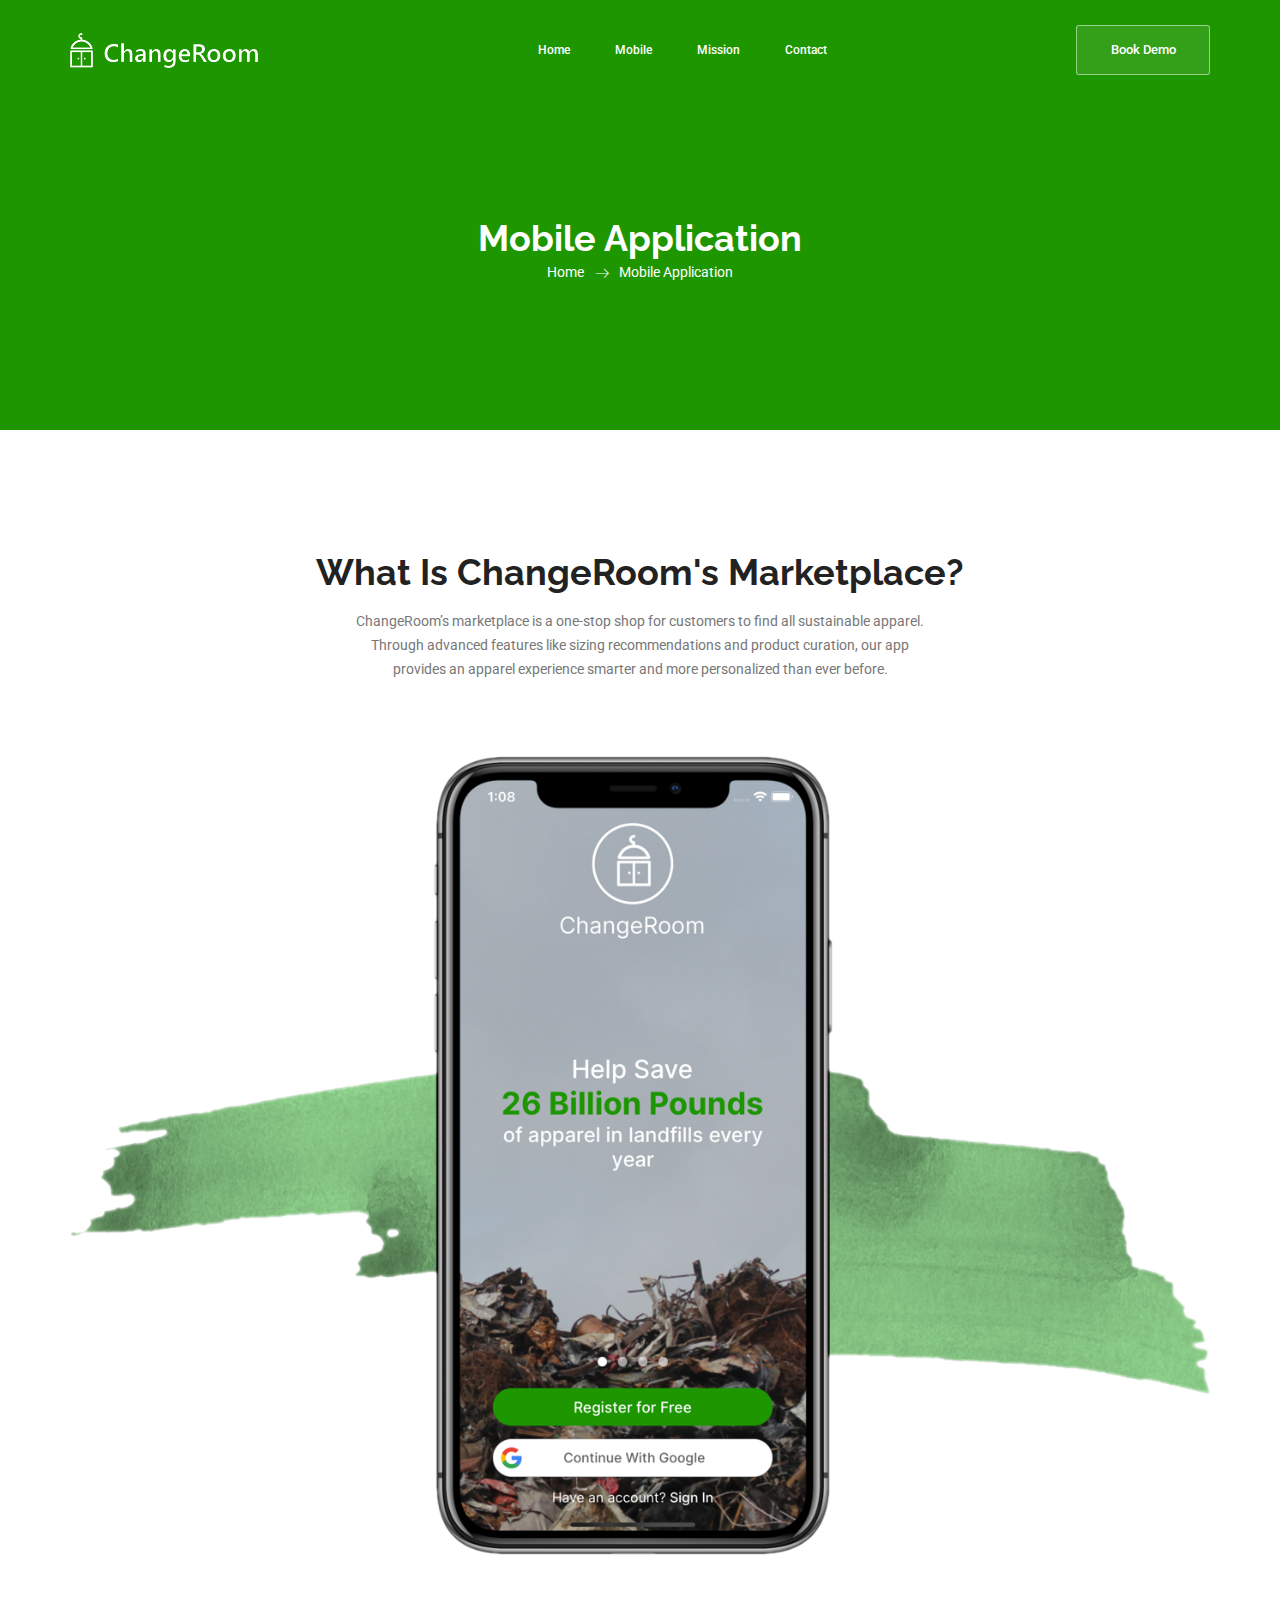
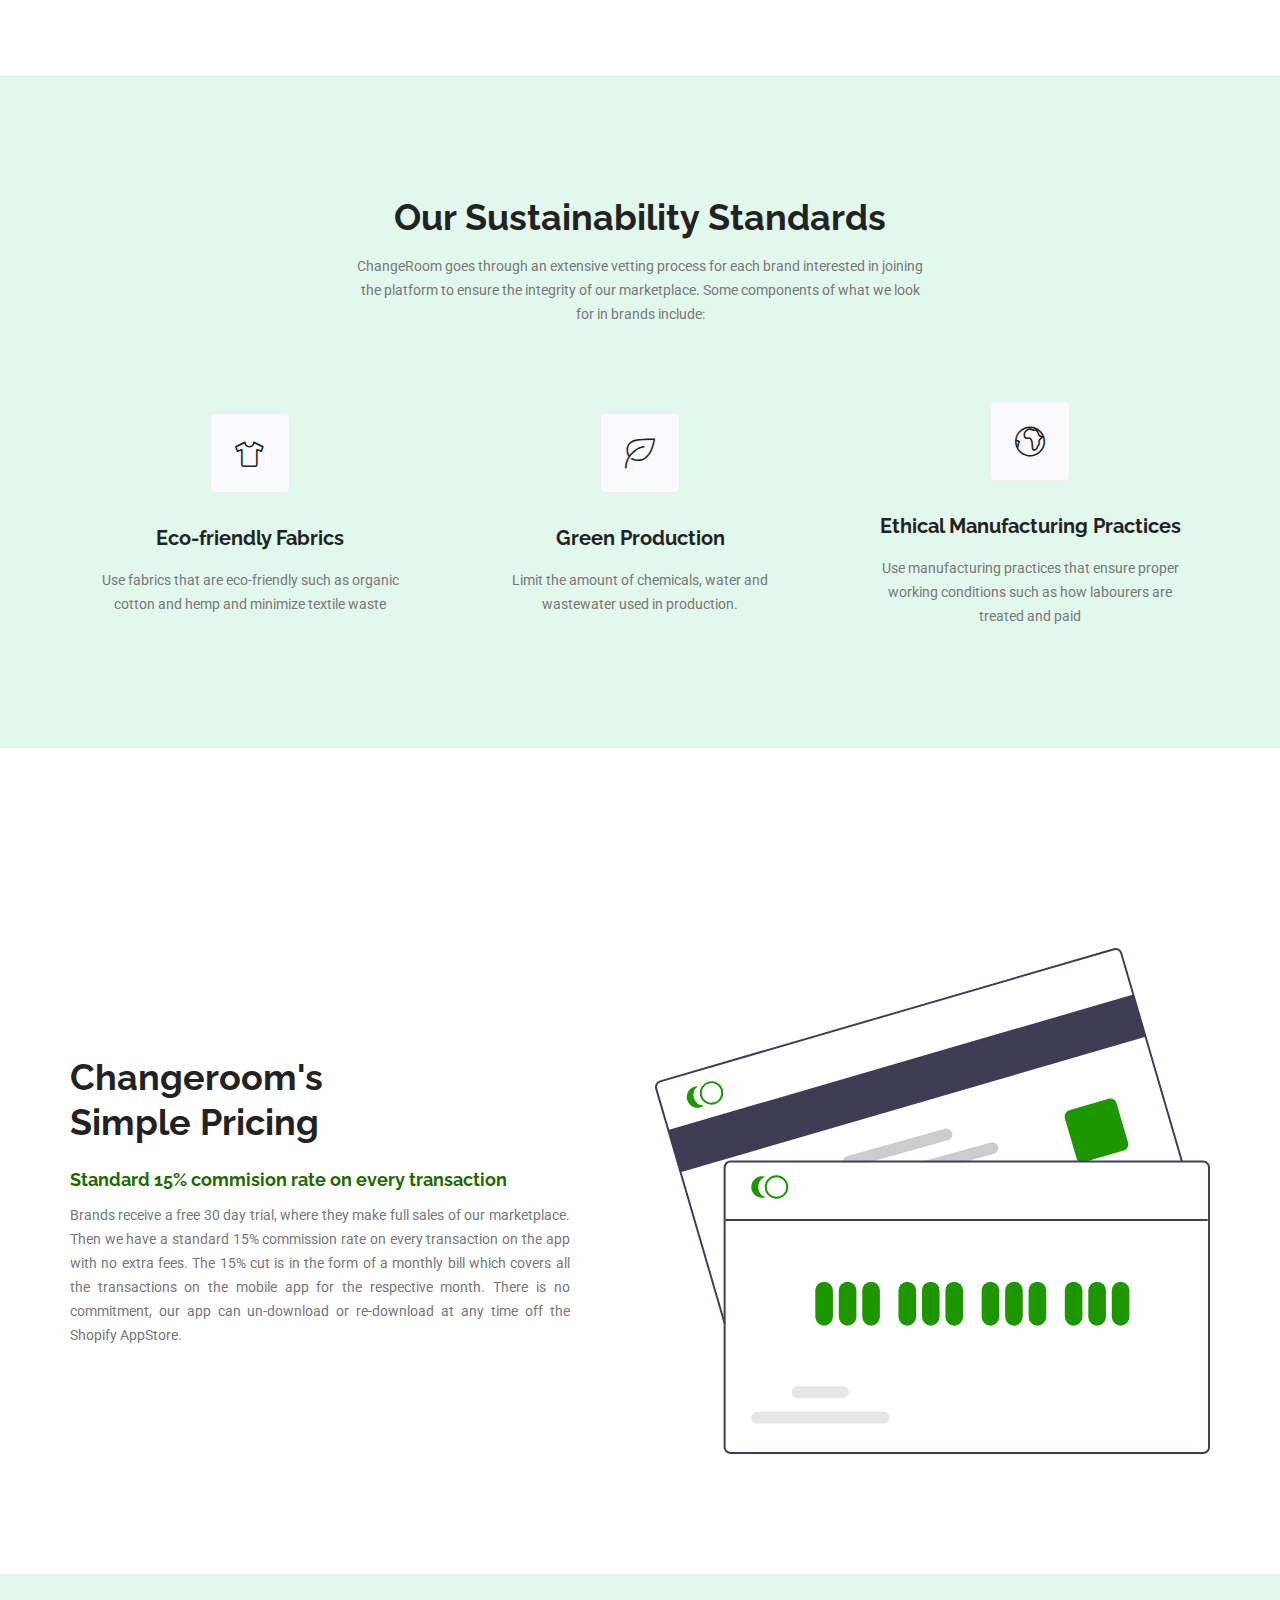
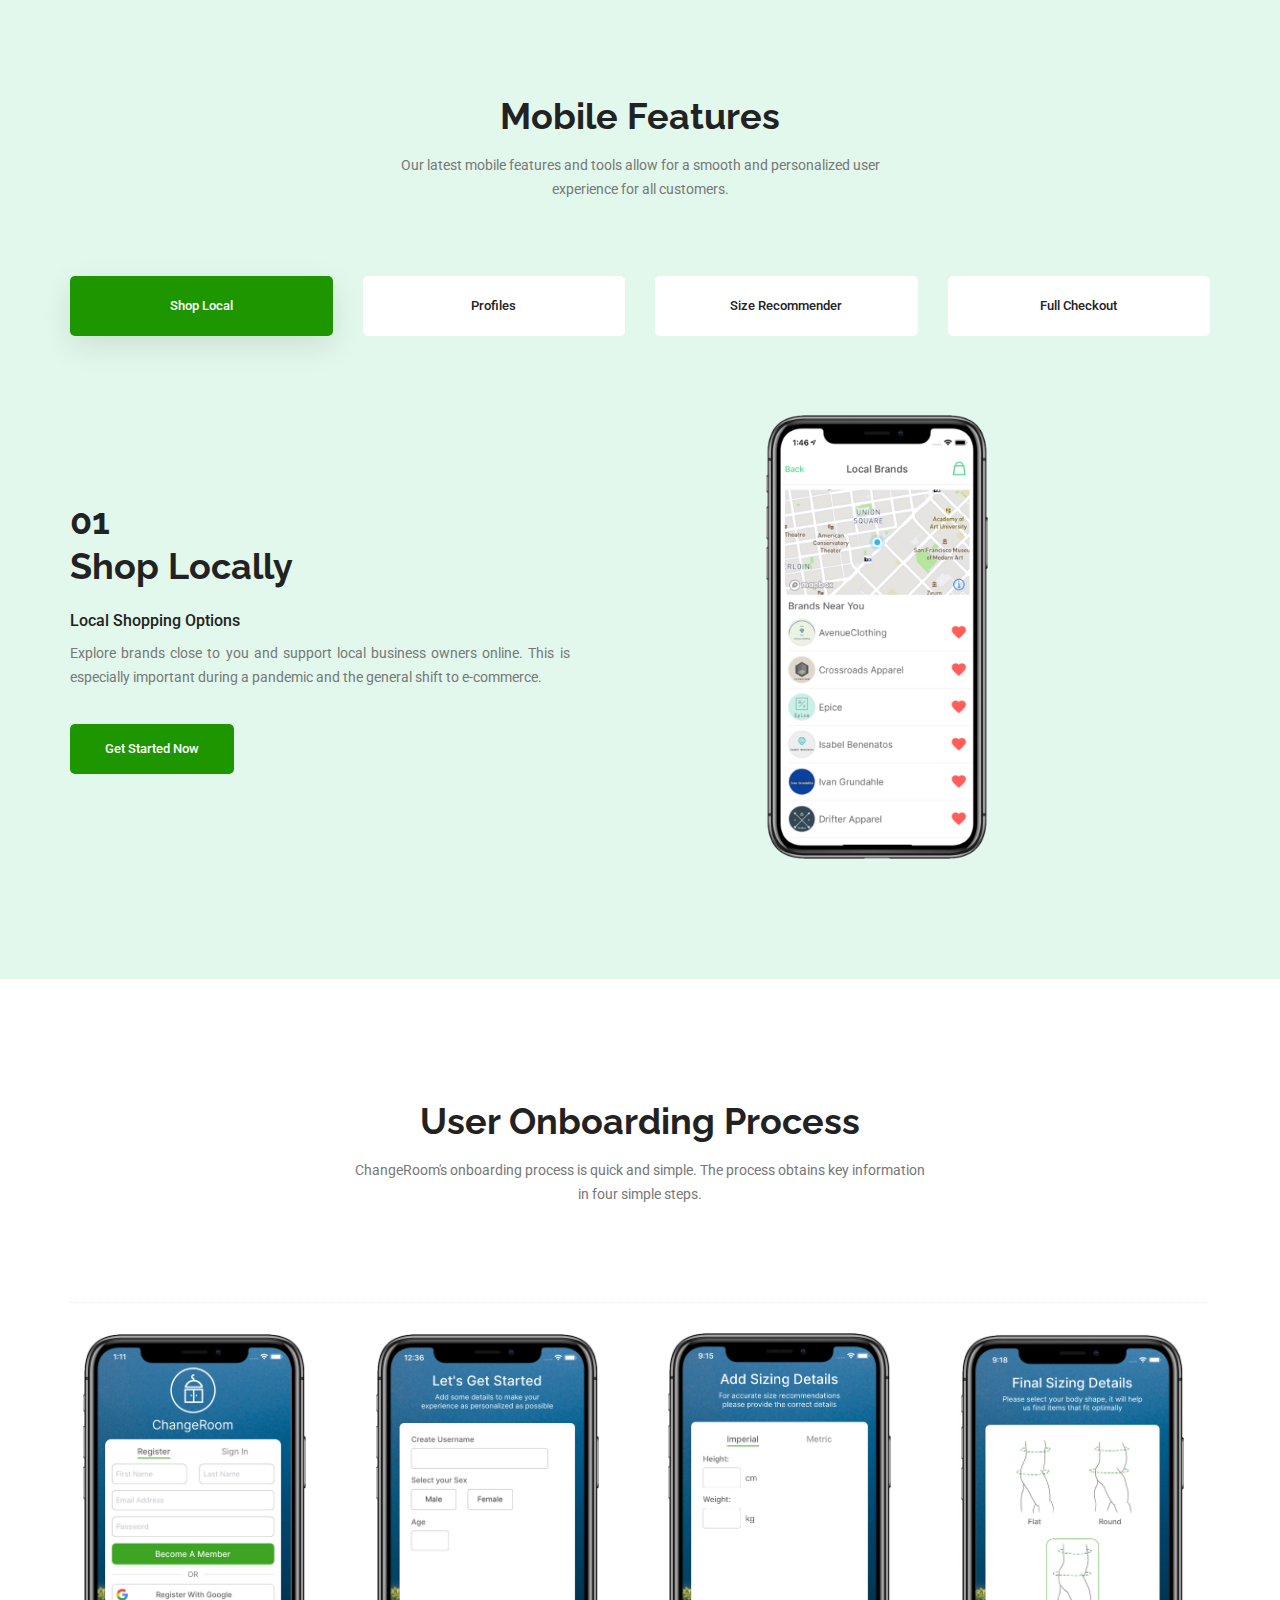
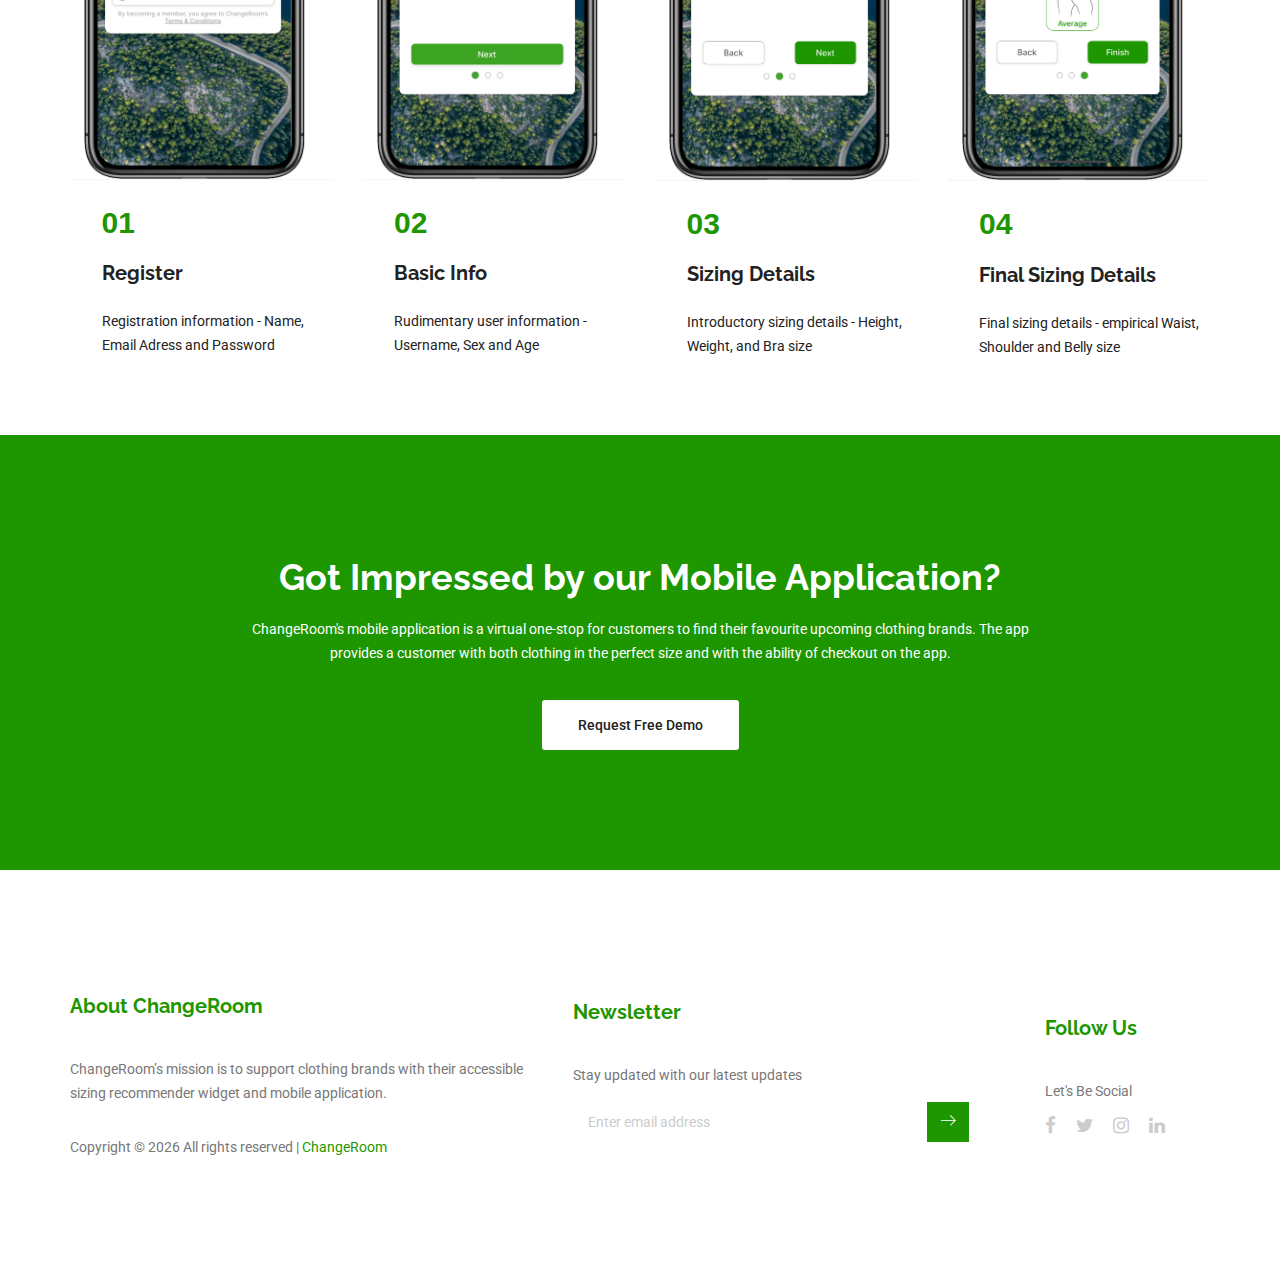
<file: mobile.html>
<!doctype html>
<html lang="en">

<head>
    <!-- Required meta tags -->
    <meta charset="utf-8">
    <meta name="viewport" content="width=device-width, initial-scale=1, shrink-to-fit=no">
    <link rel="icon" href="img/favicon.png" type="image/png">
    <title>ChangeRoom | Mobile App</title>
    <!-- Bootstrap CSS -->
    <link rel="stylesheet" href="css/bootstrap.css">
    <link rel="stylesheet" href="vendors/linericon/style.css">
    <link href="https://fonts.googleapis.com/css?family=Raleway:400,400i,600,700,700i&amp;subset=latin-ext"
        rel="stylesheet">
    <link rel="stylesheet" href="css/font-awesome.min.css">
    <link rel="stylesheet" href="vendors/owl-carousel/owl.carousel.min.css">
    <link rel="stylesheet" href="vendors/lightbox/simpleLightbox.css">
    <link rel="stylesheet" href="vendors/nice-select/css/nice-select.css">
    <link rel="stylesheet" href="vendors/animate-css/animate.css">
    <!-- main css -->
    <link rel="stylesheet" href="css/style.css">
    <link rel="stylesheet" href="css/responsive.css">
</head>

<body>

   <!--================Header Menu Area =================-->
   <header class="header_area">
    <div class="main_menu">
        <nav class="navbar navbar-expand-lg navbar-light">
            <div class="container box_1620">
                <!-- Brand and toggle get grouped for better mobile display -->
                <a class="navbar-brand logo_h" href="index.html"><img src="img/logo2.png" alt=""></a>
                <button class="navbar-toggler" type="button" data-toggle="collapse"
                    data-target="#navbarSupportedContent" aria-controls="navbarSupportedContent"
                    aria-expanded="false" aria-label="Toggle navigation">
                    <span class="icon-bar"></span>
                    <span class="icon-bar"></span>
                    <span class="icon-bar"></span>
                </button>
                <!-- Collect the nav links, forms, and other content for toggling -->
                <div class="collapse navbar-collapse offset" id="navbarSupportedContent">
                    <ul class="nav navbar-nav menu_nav justify-content-center">

                        <li class="nav-item active"><a class="nav-link" href="index.html">Home</a></li>
                        <li class="nav-item"><a class="nav-link" href="mobile.html">Mobile</a></li>
                        <li class="nav-item"><a class="nav-link" href="web.html">Mission</a></li>
                        <li class="nav-item"><a class="nav-link" href="contact.html">Contact</a></li>
                        <!-- <li class="nav-item submenu dropdown">
                            <a href="#" class="nav-link dropdown-toggle" data-toggle="dropdown" role="button"
                                aria-haspopup="true" aria-expanded="false">Details</a>
                            <ul class="dropdown-menu">
                                <li class="nav-item"><a class="nav-link" href="privacypolicy.html">Privacy
                                        Policy</a></li>
                                <li class="nav-item"><a class="nav-link" href="privacypolicy.html">Terms
                                        Conditions</a></li>
                            </ul>
                        </li> -->

                    </ul>
                    <ul class="nav navbar-nav navbar-right">
                        <li class="nav-item"><a href="contact.html" class="tickets_btn">Book Demo</a></li>
                    </ul>
                </div>
            </div>
        </nav>
    </div>
</header>
<!--================Header Menu Area =================-->

    <!--================Home Banner Area =================-->
    <section class="banner_area">
        <div class="banner_inner d-flex align-items-center">
            <div class="overlay bg-parallax" data-stellar-ratio="0.9" data-stellar-vertical-offset="0"
                data-background=""></div>
            <div class="container">
                <div class="banner_content text-center">
                    <h2>Mobile Application</h2>
                    <div class="page_link">
                        <a href="index.html">Home</a>
                        <a href="about-us.html">Mobile Application</a>
                    </div>
                </div>
            </div>
        </div>
    </section>
    <!--================End Home Banner Area =================-->
    <!--================Screen Area =================-->
    <section class="made_life_area text-center p_120" style="background-color: white">
        <div class="container">
            <div class="main_title">
                <h2>What is ChangeRoom's Marketplace?</h2>
                <p>ChangeRoom’s marketplace is a one-stop shop for customers to find all sustainable apparel. Through advanced features like sizing recommendations and product curation, our app provides an apparel experience smarter and more personalized than ever before.
                </p>
               
            </div>
            <img class="img-fluid" src="img/jmain.PNG" alt="">
        </div>
    </section>


    <!--================End Screen Area =================-->

    <!--================Work Area =================-->
    <section class="work_area p_120" style="background-color:rgba(53, 206, 119, 0.137)">
        <div class="container">
            <div class="main_title">
                <h2>Our Sustainability Standards</h2>
                <p>ChangeRoom goes through an extensive vetting process for each brand interested in joining the platform to ensure the integrity of our marketplace. Some components of what we look for in brands include:</p>
            </div>
            <div class="work_inner row">
                <div class="col-lg-4">
                    <div class="work_item">
                        <i class="lnr lnr-shirt"></i>
                        <a href="#">
                            <h4>Eco-friendly Fabrics</h4>
                        </a>
                        <p>Use fabrics that are eco-friendly such as organic cotton and hemp and minimize textile waste  </p>
                    </div>
                </div>
                <div class="col-lg-4">
                    <div class="work_item">
                        <i class="lnr lnr-leaf"></i>
                        <a href="#">
                            <h4> Green Production</h4>
                        </a>
                        <p>Limit the amount of chemicals, water and wastewater used in production. </p>
                    </div>
                </div>
                <div class="col-lg-4">
                    <div class="work_item">
                        <i class="lnr lnr-earth"></i>
                        <a href="#">
                            <h4>Ethical Manufacturing Practices</h4>
                        </a>
                        <p>Use manufacturing practices that ensure proper working conditions such as how labourers are treated and paid</p>
                    </div>
                </div>
            </div>
        </div>
    </section>
    <!--================End Work Area =================-->
    <!--================Why ChangeRoom Area =================-->

        <!--================Made Life Area =================-->
        <section class="made_life_area made_white p_120">
            <div class="container">
                <div class="made_life_inner">
                    <div class="tab-content" id="myTabContent">
                        <div class="tab-pane fade show active" id="contact" role="tabpanel" aria-labelledby="contact-tab">
                            <div class="row made_life_text">
                                <div class="col-lg-6">
                                    <div class="left_side_text">
                                        <h3>Changeroom's<br />Simple Pricing</h3>
                                        <h4 style="color:#1d6900">Standard 15% commision rate on every transaction </h4>
                                        <p>Brands receive a free 30 day trial, where they make full sales of our marketplace. Then we have a standard 15% commission rate on every transaction on the app with no extra fees. The 15% cut is in the form of a monthly bill which covers all the transactions on the mobile app for the respective month. There is no commitment, our app can un-download or re-download at any time off the Shopify AppStore.
                                        </p>
                                        
                                    </div>
                                </div>
                                <div class="col-lg-6">
                                    <div class="chart_img">
                                        <img class="img-fluid" src="img/pr3.svg" alt="">
                                    </div>
                                </div>
                                
                                
                            </div>
                        </div>
        
                    </div>
                </div>
            </div>
        </section>
        <!--================End Made Life Area =================-->

      <!--================End Why ChangeRoom Area =================-->
  

    <!--================Made Life Area =================-->
    <section class="made_life_area p_120">
        <div class="container">
            <div class="main_title">
                <h2>Mobile Features</h2>
                <p>Our latest mobile features and tools allow for a smooth and personalized user<br>experience for all customers.</p>
            </div>
            <div class="made_life_inner">
                <ul class="nav nav-tabs" id="myTab" role="tablist">
                    <li class="nav-item">
                        <a class="nav-link active" id="contact-tab" data-toggle="tab" href="#contact" role="tab"
                            aria-controls="contact" aria-selected="false">Shop Local</a>
                    </li>
                    <li class="nav-item">
                        <a class="nav-link" id="home-tab" data-toggle="tab" href="#hom" role="tab" aria-controls="home"
                            aria-selected="true">Profiles</a>
                    </li>
                    <li class="nav-item">
                        <a class="nav-link" id="profile-tab" data-toggle="tab" href="#profile" role="tab"
                            aria-controls="profile" aria-selected="false">Size Recommender</a>
                    </li>

                    <li class="nav-item">
                        <a class="nav-link" id="edge-tab" data-toggle="tab" href="#edge" role="tab" aria-controls="edge"
                            aria-selected="false">Full checkout </a>
                    </li>
                </ul>
                <div class="tab-content" id="myTabContent">
                    <div class="tab-pane fade" id="hom" role="tabpanel" aria-labelledby="home-tab">
                        <div class="row made_life_text">
                            <div class="col-lg-6">
                                <div class="left_side_text">
                                    <h3>02 <br />Profile Creation</h3>
                                    <h6>Multi-Profile Creation Capabilities</h6>
                                    <p>Create more profiles to easily shop for friends and family. This allows you to
                                        shop for clothing exclusively in their size.
                                    </p>
                                    <a class="main_btn" href="contact.html">Get Started Now</a>
                                </div>
                            </div>
                            <div class="col-lg-6">
                                <div class="chart_img">
                                    <img class="img-fluid" id="mobile_features" src="img/j2.PNG" alt="">
                                </div>
                            </div>
                        </div>
                    </div>
                    <div class="tab-pane fade" id="edge" role="tabpanel" aria-labelledby="edge-tab">
                        <div class="row made_life_text">
                            <div class="col-lg-6">
                                <div class="left_side_text">
                                    <h3>04 <br />Full Checkout</h3>
                                    <h6>In-App Checkout</h6>
                                    <p>Manages the full checkout process on behalf of brands with payments directly
                                        going from you to each respective brand.</p>
                                    <a class="main_btn" href="contact.html">Get Started Now</a>
                                </div>
                            </div>
                            <div class="col-lg-6">
                                <div class="chart_img">
                                    <img class="img-fluid" id="mobile_features" src="img/j4.PNG" alt="">
                                </div>
                            </div>
                        </div>
                    </div>
                    <div class="tab-pane fade show active" id="contact" role="tabpanel" aria-labelledby="contact-tab">
                        <div class="row made_life_text">
                            <div class="col-lg-6">
                                <div class="left_side_text">
                                    <h3>01<br />Shop Locally</h3>
                                    <h6>Local Shopping Options</h6>
                                    <p>Explore brands close to you and support local business owners online. This is
                                        especially important during a pandemic and the general shift to e-commerce.</p>
                                    <a class="main_btn" href="contact.html">Get Started Now</a>
                                </div>
                            </div>
                            <div class="col-lg-6">
                                <div class="chart_img">
                                    <img class="img-fluid" id="mobile_features" src="img/j1.PNG" alt="">
                                </div>
                            </div>
                        </div>
                    </div>
                    <div class="tab-pane fade" id="profile" role="tabpanel" aria-labelledby="profile-tab">
                        <div class="row made_life_text">
                            <div class="col-lg-6">
                                <div class="left_side_text">
                                    <h3>03 <br />Size Recommender</h3>
                                    <h6>Personalized Sizing Options</h6>
                                    <p>Instantaneous Size Recommendations for ALL products. Allowing you to buy products
                                        without hesitation
                                    </p>
                                    <a class="main_btn" href="contact.html">Get Started Now</a>
                                </div>
                            </div>
                            <div class="col-lg-6">
                                <div class="chart_img">
                                    <img class="img-fluid" id="mobile_features" src="img/j3.PNG" alt="">
                                </div>
                            </div>
                        </div>
                    </div>
                </div>
            </div>
        </div>
    </section>
    <!--================End Made Life Area =================-->


   
    <!--================Screen Area =================-->
    <section class="screen_area text-center p_120">
        <div class="container">
            <div class="main_title">
                <h2>User Onboarding Process</h2>
                <p> ChangeRoom's onboarding process is quick and simple. The process obtains key information in four simple steps. 
            </p>
            </div>
        </div>
    </section>
    <div class="whole-wrap">
        <div class="container">
            <div class="section-top-border">
                <div class="row">
                    <div class="col-md-3">
                        <div class="single-defination">
                            <img class="img-fluid" id="onboard" src="img/j5.PNG" alt="">
                            <div class="section-top-border">
                                <h5>01</h5>
                                <h3 class="mb-20">Register</h3>
                                <p>Registration information - Name, Email Adress and Password </p>
                            </div>
                        </div>
                    </div>
                    <div class="col-md-3">
                        <div class="single-defination">
                            <img class="img-fluid" id="onboard" src="img/j6.PNG" alt="">
                            <div class="section-top-border">
                                <h5>02</h5>
                                <h3 class="mb-20">Basic Info</h3>
                                <p>Rudimentary user information - Username, Sex and Age</p>
                            </div>
                        </div>
                    </div>
                    <div class="col-md-3">
                        <div class="single-defination">
                            <img class="img-fluid" id="onboard" src="img/j7.PNG" alt="">
                            <div class="section-top-border">
                                <h5>03</h5>
                                <h3 class="mb-20">Sizing Details</h3>
                                <p>Introductory sizing details - Height, Weight, and Bra size</p>
                            </div>
                        </div>
                    </div>
                    <div class="col-md-3">
                        <div class="single-defination">
                            <img class="img-fluid" id="onboard" src="img/j8.PNG" alt="">
                            <div class="section-top-border">
                                <h5>04</h5>
                                <h3 class="mb-20">Final Sizing Details</h3>
                                <p>Final sizing details - empirical Waist, Shoulder and Belly size</p>
                            </div>
                        </div>
                    </div>
                </div>
            </div>
        </div>
    </div>


    <!--================End Screen Area =================-->
    
    <!--===============Work Area =================-->

        <div class="container">
  
        </div>
    <!--================End Work Area =================-->





    <!--================Impress Area =================-->
    <section class="impress_area p_120" id="impress_area p_120">
        <div class="container">
            <div class="impress_inner">
                <h2>Got Impressed by our Mobile Application?</h2>
                <p>ChangeRoom's mobile application is a virtual one-stop for customers to find their favourite upcoming
                    clothing brands. The app provides a customer with both clothing in the perfect size and with the
                    ability of checkout on the app.</p>
                <a class="banner_btn2" href="contact.html">Request Free Demo</a>
            </div>
        </div>
    </section>
    <!--================End Impress Area =================-->

    <!--================Footer Area =================-->
    <footer class="footer_area p_120">
        <div class="container">
            <div class="row footer_inner">
                <div class="col-lg-5 col-sm-6">
                    <aside class="f_widget ab_widget">
                        <div class="f_title">
                            <h3>About ChangeRoom</h3>
                        </div>
                        <p>ChangeRoom’s mission is to support clothing brands with their accessible sizing recommender
                            widget and mobile application.</p>
                        <p>
                            <!-- Link back to Changeroom -->
                            Copyright &copy;
                            <script>
                                document.write(new Date().getFullYear());
                            </script> All rights reserved | <i aria-hidden="true"></i><a href="https://changeroom.io"
                                target="_blank">ChangeRoom</a>
                            <!-- Link back to Changeroom -->
                        </p>
                    </aside>
                </div>
                <div class="col-lg-5 col-sm-6">
                    <aside class="f_widget news_widget">
                        <div class="f_title">
                            <h3>Newsletter</h3>
                        </div>
                        <p>Stay updated with our latest updates</p>
                        <div id="mc_embed_signup">
                            <form target="_blank"
                                action="https://spondonit.us12.list-manage.com/subscribe/post?u=1462626880ade1ac87bd9c93a&amp;id=92a4423d01"
                                method="get" class="subscribe_form relative">
                                <div class="input-group d-flex flex-row">
                                    <input name="EMAIL" placeholder="Enter email address"
                                        onfocus="this.placeholder = ''" onblur="this.placeholder = 'Email Address '"
                                        required="" type="email">
                                    <button class="btn sub-btn"><span class="lnr lnr-arrow-right"></span></button>
                                </div>
                                <div class="mt-10 info"></div>
                            </form>
                        </div>
                    </aside>
                </div>

                <div class="col-lg-2">
                    <aside class="f_widget social_widget">
                        <div class="f_title">
                            <h3>Follow Us</h3>
                        </div>
                        <p>Let's Be Social</p>
                        <ul class="list">
                       <li><a href="https://www.facebook.com/changeroomofficial/" target="_blank"><i class="fa fa-facebook fa-lg"></i></a></li>
                            <li><a href="https://twitter.com/real_changeroom" target="_blank"><i class="fa fa-twitter fa-lg"></i></a></li>
                            <li><a href="https://www.instagram.com/changeroom_official/?hl=en" target="_blank"><i class="fa fa-instagram fa-lg"></i></a></li>
                            <li><a href="https://ca.linkedin.com/company/changeroom" target="_blank"><i class="fa fa-linkedin fa-lg"></i></a></li>
                        </ul>
                    </aside>
                </div>
            </div>
        </div>
    </footer>
    <!--================End Footer Area =================-->




    <!-- Optional JavaScript -->
    <!-- jQuery first, then Popper.js, then Bootstrap JS -->
    <script src="js/jquery-3.2.1.min.js"></script>
    <script src="js/popper.js"></script>
    <script src="js/bootstrap.min.js"></script>
    <script src="js/stellar.js"></script>
    <script src="vendors/lightbox/simpleLightbox.min.js"></script>
    <script src="vendors/nice-select/js/jquery.nice-select.min.js"></script>
    <script src="vendors/isotope/imagesloaded.pkgd.min.js"></script>
    <script src="vendors/isotope/isotope-min.js"></script>
    <script src="vendors/owl-carousel/owl.carousel.min.js"></script>
    <script src="js/jquery.ajaxchimp.min.js"></script>
    <script src="js/mail-script.js"></script>
    <script src="vendors/counter-up/jquery.waypoints.min.js"></script>
    <script src="vendors/counter-up/jquery.counterup.min.js"></script>
    <script src="js/theme.js"></script>
</body>

</html>
</file>
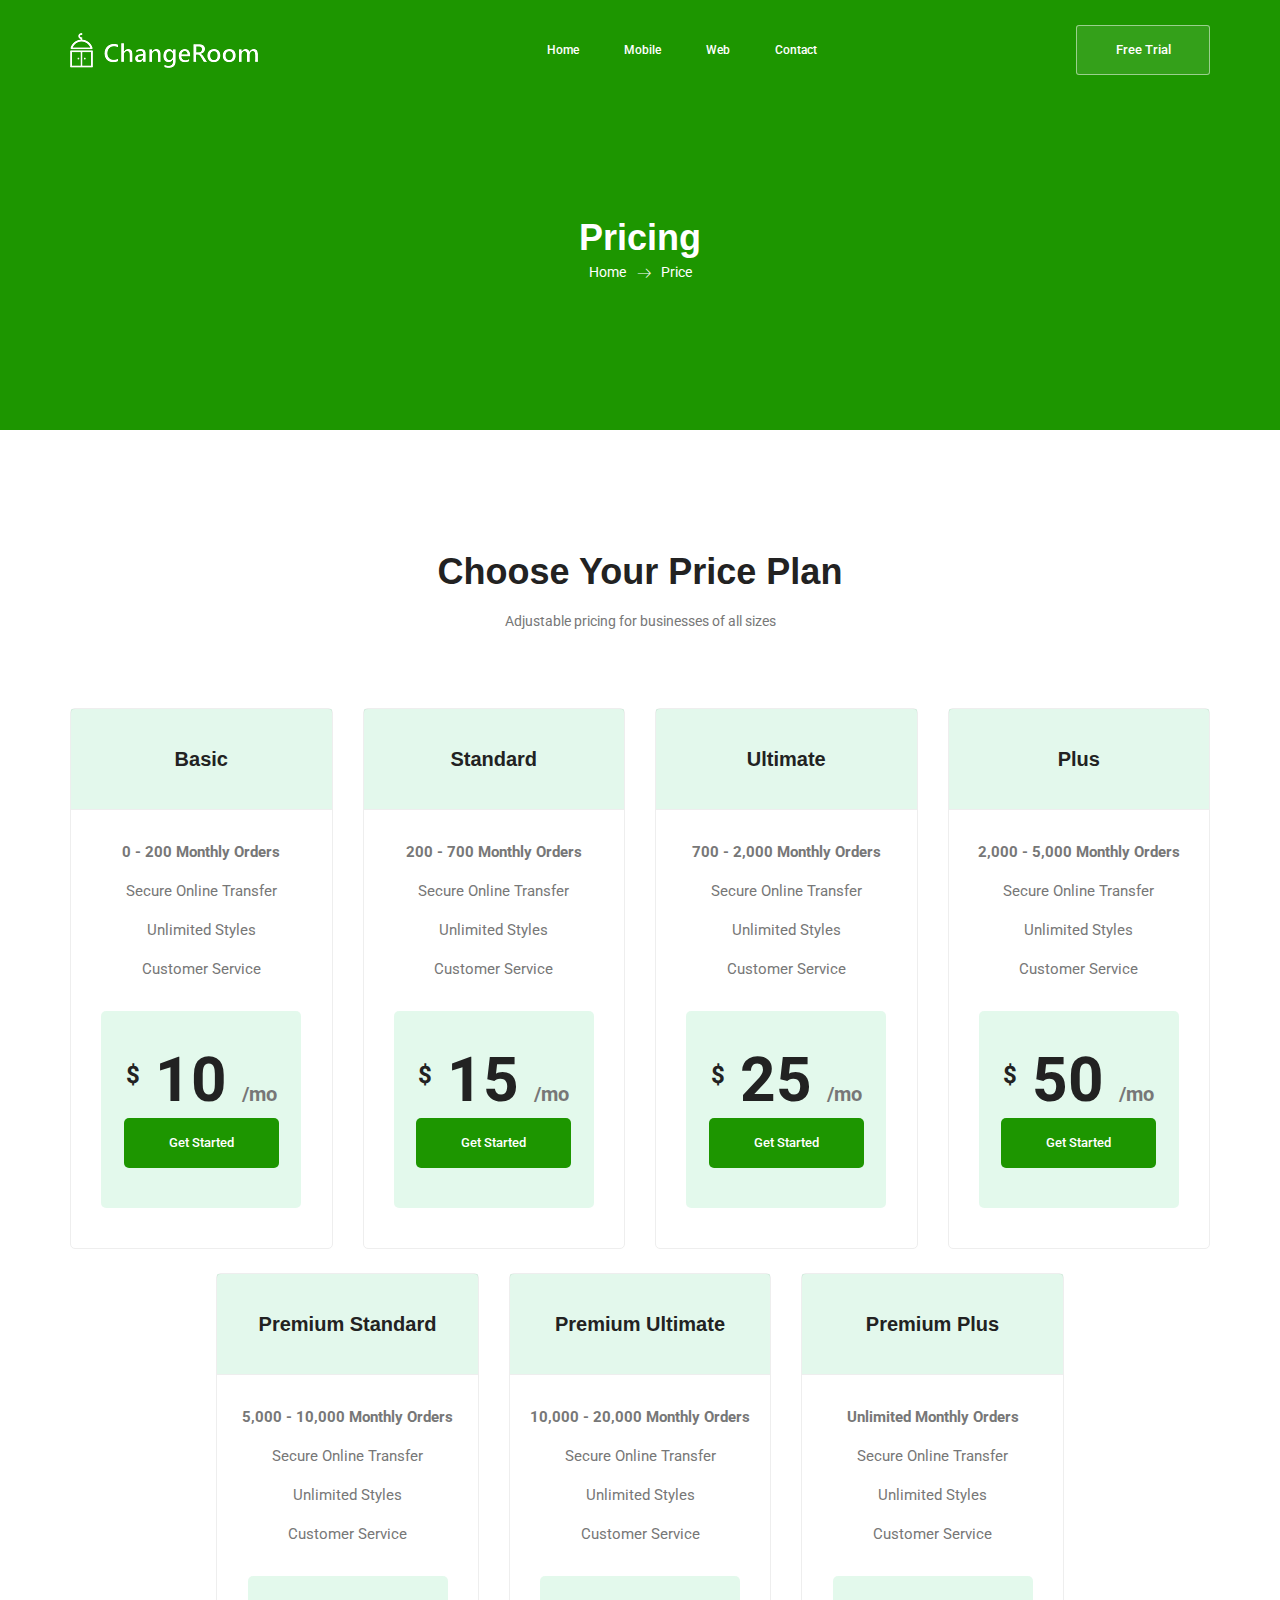
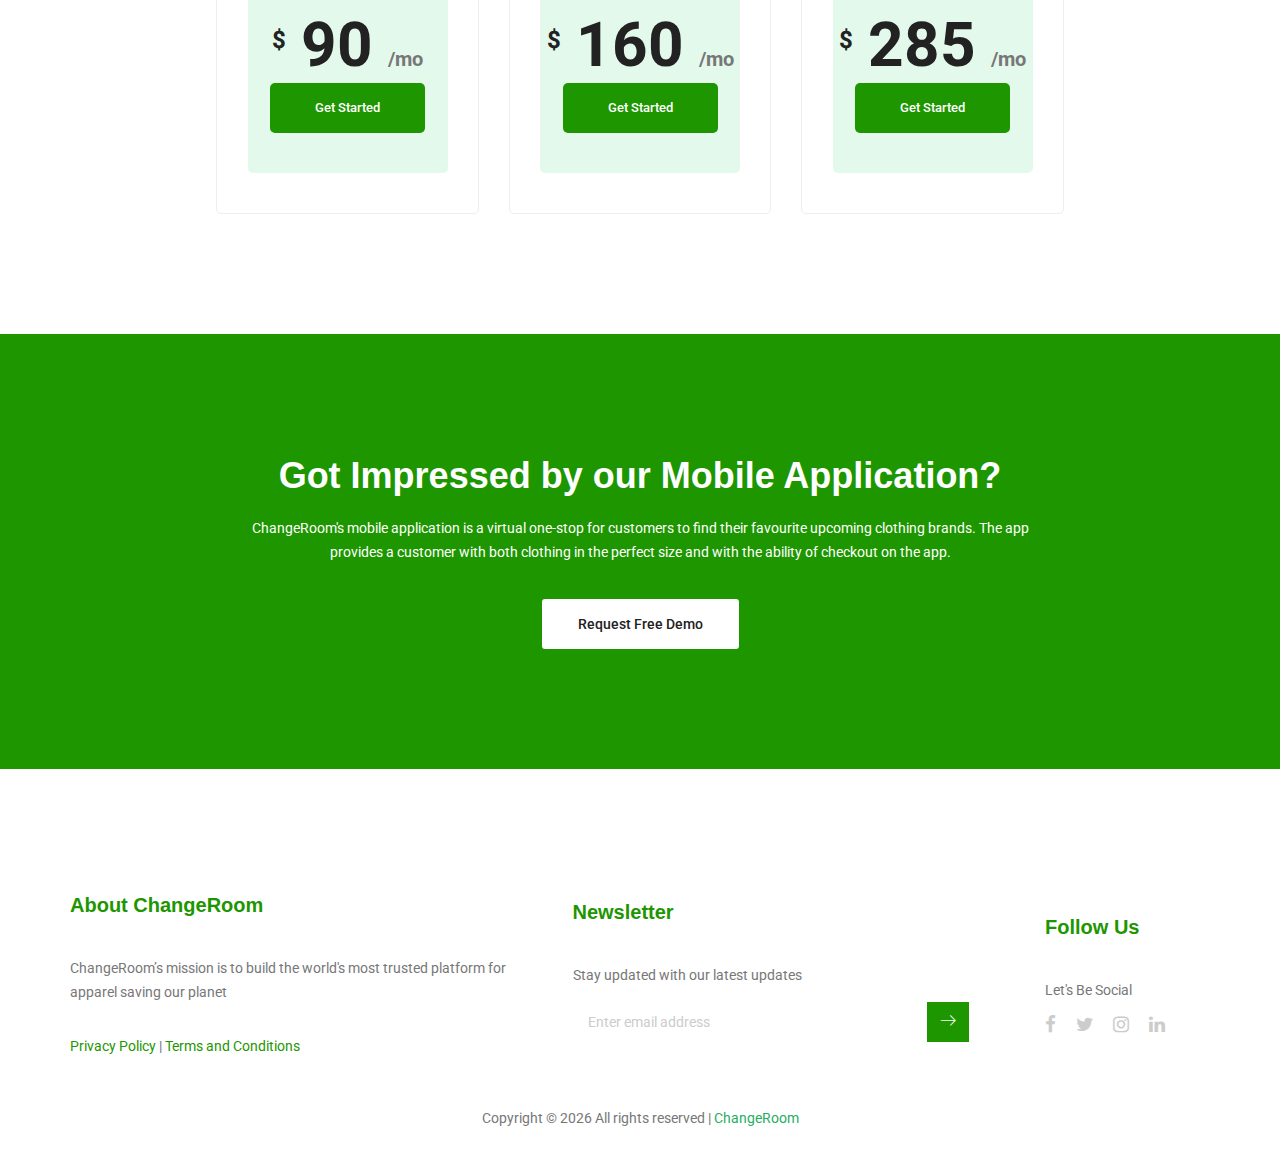
<file: price.html>
<!doctype html>
<html lang="en">

<head>
    <!-- Required meta tags -->
    <meta charset="utf-8">
    <meta name="viewport" content="width=device-width, initial-scale=1, shrink-to-fit=no">
    <link rel="icon" href="img/favicon.png" type="image/png">
    <title>ChangeRoom | Pricing</title>
    <!-- Bootstrap CSS -->
    <link rel="stylesheet" href="css/bootstrap.css">
    <link rel="stylesheet" href="vendors/linericon/style.css">
    <link rel="stylesheet" href="css/font-awesome.min.css">
    <link rel="stylesheet" href="vendors/owl-carousel/owl.carousel.min.css">
    <link rel="stylesheet" href="vendors/lightbox/simpleLightbox.css">
    <link rel="stylesheet" href="vendors/nice-select/css/nice-select.css">
    <link rel="stylesheet" href="vendors/animate-css/animate.css">
    <!-- main css -->
    <link rel="stylesheet" href="css/style.css">
    <link rel="stylesheet" href="css/responsive.css">
</head>

<body>


    <!--================Header Menu Area =================-->
    <header class="header_area">
        <div class="main_menu">
            <nav class="navbar navbar-expand-lg navbar-light">
                <div class="container box_1620">
                    <!-- Brand and toggle get grouped for better mobile display -->
                    <a class="navbar-brand logo_h" href="index.html"><img src="img/logo2.png" alt=""></a>
                    <button class="navbar-toggler" type="button" data-toggle="collapse" data-target="#navbarSupportedContent" aria-controls="navbarSupportedContent" aria-expanded="false" aria-label="Toggle navigation">
                        <span class="icon-bar"></span>
                        <span class="icon-bar"></span>
                        <span class="icon-bar"></span>
                    </button>
                    <!-- Collect the nav links, forms, and other content for toggling -->
                    <div class="collapse navbar-collapse offset" id="navbarSupportedContent">
                        <ul class="nav navbar-nav menu_nav justify-content-center">
                            <li class="nav-item active"><a class="nav-link" href="index.html">Home</a></li>
                            <li class="nav-item"><a class="nav-link" href="mobile.html">Mobile</a></li>

                            <li class="nav-item submenu dropdown">
                              <a href="#" class="nav-link dropdown-toggle" data-toggle="dropdown" role="button" aria-haspopup="true" aria-expanded="false">Web</a>
                              <ul class="dropdown-menu">
                                <li class="nav-item"><a class="nav-link" href="web.html">Application</a> 
                                <li class="nav-item"><a class="nav-link" href="price.html">Pricing</a></li>
                              </ul>
                            </li> 

                                    <li class="nav-item"><a class="nav-link" href="contact.html">Contact</a></li>
                        </ul>
                        <ul class="nav navbar-nav navbar-right">
                            <li class="nav-item"><a href="#" class="tickets_btn">Free Trial</a></li>
                        </ul>
                    </div>
                </div>
            </nav>
        </div>
    </header>
    <!--================Header Menu Area =================-->

    <!--================Home Banner Area =================-->
    <section class="banner_area">
        <div class="banner_inner d-flex align-items-center">
            <div class="overlay bg-parallax" data-stellar-ratio="0.9" data-stellar-vertical-offset="0" data-background=""></div>
            <div class="container">
                <div class="banner_content text-center">
                    <h2>Pricing</h2>
                    <div class="page_link">
                        <a href="index.html">Home</a>
                        <a href="price.html">Price</a>
                    </div>
                </div>
            </div>
        </div>
    </section>
    <!--================End Home Banner Area =================-->

    <!--================Price Area =================-->
    <section class="price_area p_120">
      <div class="container">
        <div class="main_title">
          <h2>Choose Your Price Plan</h2>
          <p>Adjustable pricing for businesses of all sizes</p>
        </div>
        <div class="price_inner row">
          <div class="col-md-3">
            <div class="price_item">
              <div class="price_head">
                <h4>Basic</h4>
              </div>
              <div class="price_body">
                <ul class="list">
                  <li><a href="#"><b>0 - 200 Monthly Orders</b></a></li>
                  <li><a href="#">Secure Online Transfer</a></li>
                  <li><a href="#">Unlimited Styles</a></li>
                  <li><a href="#">Customer Service</a></li>
                </ul>
              </div>
              <div class="price_footer">
                <h3><span class="dlr">$</span> 10 <span class="month"><br />/mo</span></h3>
                <a class="main_btn" href="#">Get Started</a>
              </div>
            </div>
          </div>
          <div class="col-md-3">
            <div class="price_item">
              <div class="price_head">
                <h4>Standard</h4>
              </div>
              <div class="price_body">
                <ul class="list">
                  <li><a href="#"><b>200 - 700 Monthly Orders</b></a></li>
                  <li><a href="#">Secure Online Transfer</a></li>
                  <li><a href="#">Unlimited Styles</a></li>
                  <li><a href="#">Customer Service</a></li>
                </ul>
              </div>
              <div class="price_footer">
                <h3><span class="dlr">$</span> 15 <span class="month"><br />/mo</span></h3>
                <a class="main_btn" href="#">Get Started</a>
              </div>
            </div>
          </div>
          <div class="col-md-3">
            <div class="price_item">
              <div class="price_head">
                <h4>Ultimate</h4>
              </div>
              <div class="price_body">
                <ul class="list">
                  <li><a href="#"><b>700 - 2,000 Monthly Orders</b></a></li>
                  <li><a href="#">Secure Online Transfer</a></li>
                  <li><a href="#">Unlimited Styles</a></li>
                  <li><a href="#">Customer Service</a></li>
                </ul>
              </div>
              <div class="price_footer">
                <h3><span class="dlr">$</span> 25 <span class="month"><br />/mo</span></h3>
                <a class="main_btn" href="#">Get Started</a>
              </div>
            </div>
          </div>
          <div class="col-md-3">
            <div class="price_item">
              <div class="price_head">
                <h4>Plus</h4>
              </div>
              <div class="price_body">
                <ul class="list">
                  <li><a href="#"><b>2,000 - 5,000 Monthly Orders</b></a></li>
                  <li><a href="#">Secure Online Transfer</a></li>
                  <li><a href="#">Unlimited Styles</a></li>
                  <li><a href="#">Customer Service</a></li>
                </ul>
              </div>
              <div class="price_footer">
                <h3><span class="dlr">$</span> 50 <span class="month"><br />/mo</span></h3>
                <a class="main_btn" href="#">Get Started</a>
              </div>
            </div>
          </div>
        </div>
        <br />
        <div class="price_inner row justify-content-center">
          <div class="col-lg-3">
            <div class="price_item">
              <div class="price_head">
                <h4>Premium Standard</h4>
              </div>
              <div class="price_body">
                <ul class="list">
                  <li><a href="#"><b>5,000 - 10,000 Monthly Orders</b></a></li>
                  <li><a href="#">Secure Online Transfer</a></li>
                  <li><a href="#">Unlimited Styles</a></li>
                  <li><a href="#">Customer Service</a></li>
                </ul>
              </div>
              <div class="price_footer">
                <h3><span class="dlr">$</span> 90 <span class="month"><br />/mo</span></h3>
                <a class="main_btn" href="#">Get Started</a>
              </div>
            </div>
          </div>
          <div class="col-lg-3">
            <div class="price_item">
              <div class="price_head">
                <h4>Premium Ultimate</h4>
              </div>
              <div class="price_body">
                <ul class="list">
                  <li><a href="#"><b>10,000 - 20,000 Monthly Orders</b></a></li>
                  <li><a href="#">Secure Online Transfer</a></li>
                  <li><a href="#">Unlimited Styles</a></li>
                  <li><a href="#">Customer Service</a></li>
                </ul>
              </div>
              <div class="price_footer">
                <h3><span class="dlr">$</span> 160 <span class="month"><br />/mo</span></h3>
                <a class="main_btn" href="#">Get Started</a>
              </div>
            </div>
          </div>
          <div class="col-lg-3">
            <div class="price_item">
              <div class="price_head">
                <h4>Premium Plus</h4>
              </div>
              <div class="price_body">
                <ul class="list">
                  <li><a href="#"><b>Unlimited Monthly Orders</b></a></li>
                  <li><a href="#">Secure Online Transfer</a></li>
                  <li><a href="#">Unlimited Styles</a></li>
                  <li><a href="#">Customer Service</a></li>
                </ul>
              </div>
              <div class="price_footer">
                <h3><span class="dlr">$</span> 285 <span class="month"><br />/mo</span></h3>
                <a class="main_btn" href="#">Get Started</a>
              </div>
            </div>
          </div>
        </div>
      </div>
    </section>
    <!--================End Price Area =================-->

    <!--================Impress Area =================-->
    <section class="impress_area p_120">
        <div class="container">
            <div class="impress_inner">
                <h2>Got Impressed by our Mobile Application?</h2>
                <p>ChangeRoom's mobile application is a virtual one-stop for customers to find their favourite upcoming clothing brands. The app provides a customer with both clothing in the perfect size and with the ability of checkout on the app.</p>
                <a class="banner_btn2" href="#">Request Free Demo</a>
            </div>
        </div>
    </section>
    <!--================End Impress Area =================-->

    <!--================Footer Area =================-->
    <footer class="footer_area p_footer">
        <div class="container">
            <div class="row footer_inner">
                <div class="col-lg-5 col-sm-6">
                    <aside class="f_widget ab_widget">
                        <div class="f_title">
                            <h3>About ChangeRoom</h3>
                        </div>
                        <p>ChangeRoom’s mission is to build the world's most trusted platform for apparel saving our planet</p>
                        <p id="policy"><a href="privacypolicy.html">Privacy Policy</a></p>
                        <p id="policy">|</p>
                        <p id="policy"><a href="view.php">Terms and Conditions</a></p>
                    </aside>

                </div>
                <div class="col-lg-5 col-sm-6">
                    <aside class="f_widget news_widget">
                        <div class="f_title">
                            <h3>Newsletter</h3>
                        </div>
                        <p>Stay updated with our latest updates</p>
                        <div id="mc_embed_signup">
                            <form target="_blank" action="https://spondonit.us12.list-manage.com/subscribe/post?u=1462626880ade1ac87bd9c93a&amp;id=92a4423d01" method="get" class="subscribe_form relative">
                                <div class="input-group d-flex flex-row">
                                    <input name="EMAIL" placeholder="Enter email address" onfocus="this.placeholder = ''" onblur="this.placeholder = 'Email Address '" required="" type="email">
                                    <button class="btn sub-btn"><span class="lnr lnr-arrow-right"></span></button>
                                </div>
                                <div class="mt-10 info"></div>
                            </form>
                        </div>
                    </aside>
                </div>

                <div class="col-lg-2">
                    <aside class="f_widget social_widget">
                        <div class="f_title">
                            <h3>Follow Us</h3>
                        </div>
                        <p>Let's Be Social</p>
                        <ul class="list">
                       <li><a href="https://www.facebook.com/changeroomofficial/" target="_blank"><i class="fa fa-facebook fa-lg"></i></a></li>
                            <li><a href="https://twitter.com/real_changeroom" target="_blank"><i class="fa fa-twitter fa-lg"></i></a></li>
                            <li><a href="https://www.instagram.com/changeroom_official/?hl=en" target="_blank"><i class="fa fa-instagram fa-lg"></i></a></li>
                            <li><a href="https://ca.linkedin.com/company/changeroom" target="_blank"><i class="fa fa-linkedin fa-lg"></i></a></li>
                        </ul>
                    </aside>
                </div>
            </div>
            <br>
            <br>
            <p style="text-align:center">
                <!-- Link back to Changeroom -->
                Copyright &copy;
                <script>
                    document.write(new Date().getFullYear());
                </script> All rights reserved | <i aria-hidden="true"></i><a href="https://changeroom.io" target="_blank">ChangeRoom</a>
                <!-- Link back to Changeroom -->
            </p>
        </div>
    </footer>
    <!--================End Footer Area =================-->




    <!-- Optional JavaScript -->
    <!-- jQuery first, then Popper.js, then Bootstrap JS -->
    <script src="js/jquery-3.2.1.min.js"></script>
    <script src="js/popper.js"></script>
    <script src="js/bootstrap.min.js"></script>
    <script src="js/stellar.js"></script>
    <script src="vendors/lightbox/simpleLightbox.min.js"></script>
    <script src="vendors/nice-select/js/jquery.nice-select.min.js"></script>
    <script src="vendors/isotope/imagesloaded.pkgd.min.js"></script>
    <script src="vendors/isotope/isotope-min.js"></script>
    <script src="vendors/owl-carousel/owl.carousel.min.js"></script>
    <script src="js/jquery.ajaxchimp.min.js"></script>
    <script src="js/mail-script.js"></script>
    <script src="vendors/counter-up/jquery.waypoints.min.js"></script>
    <script src="vendors/counter-up/jquery.counterup.min.js"></script>
    <script src="js/theme.js"></script>
</body>

</html>
</file>
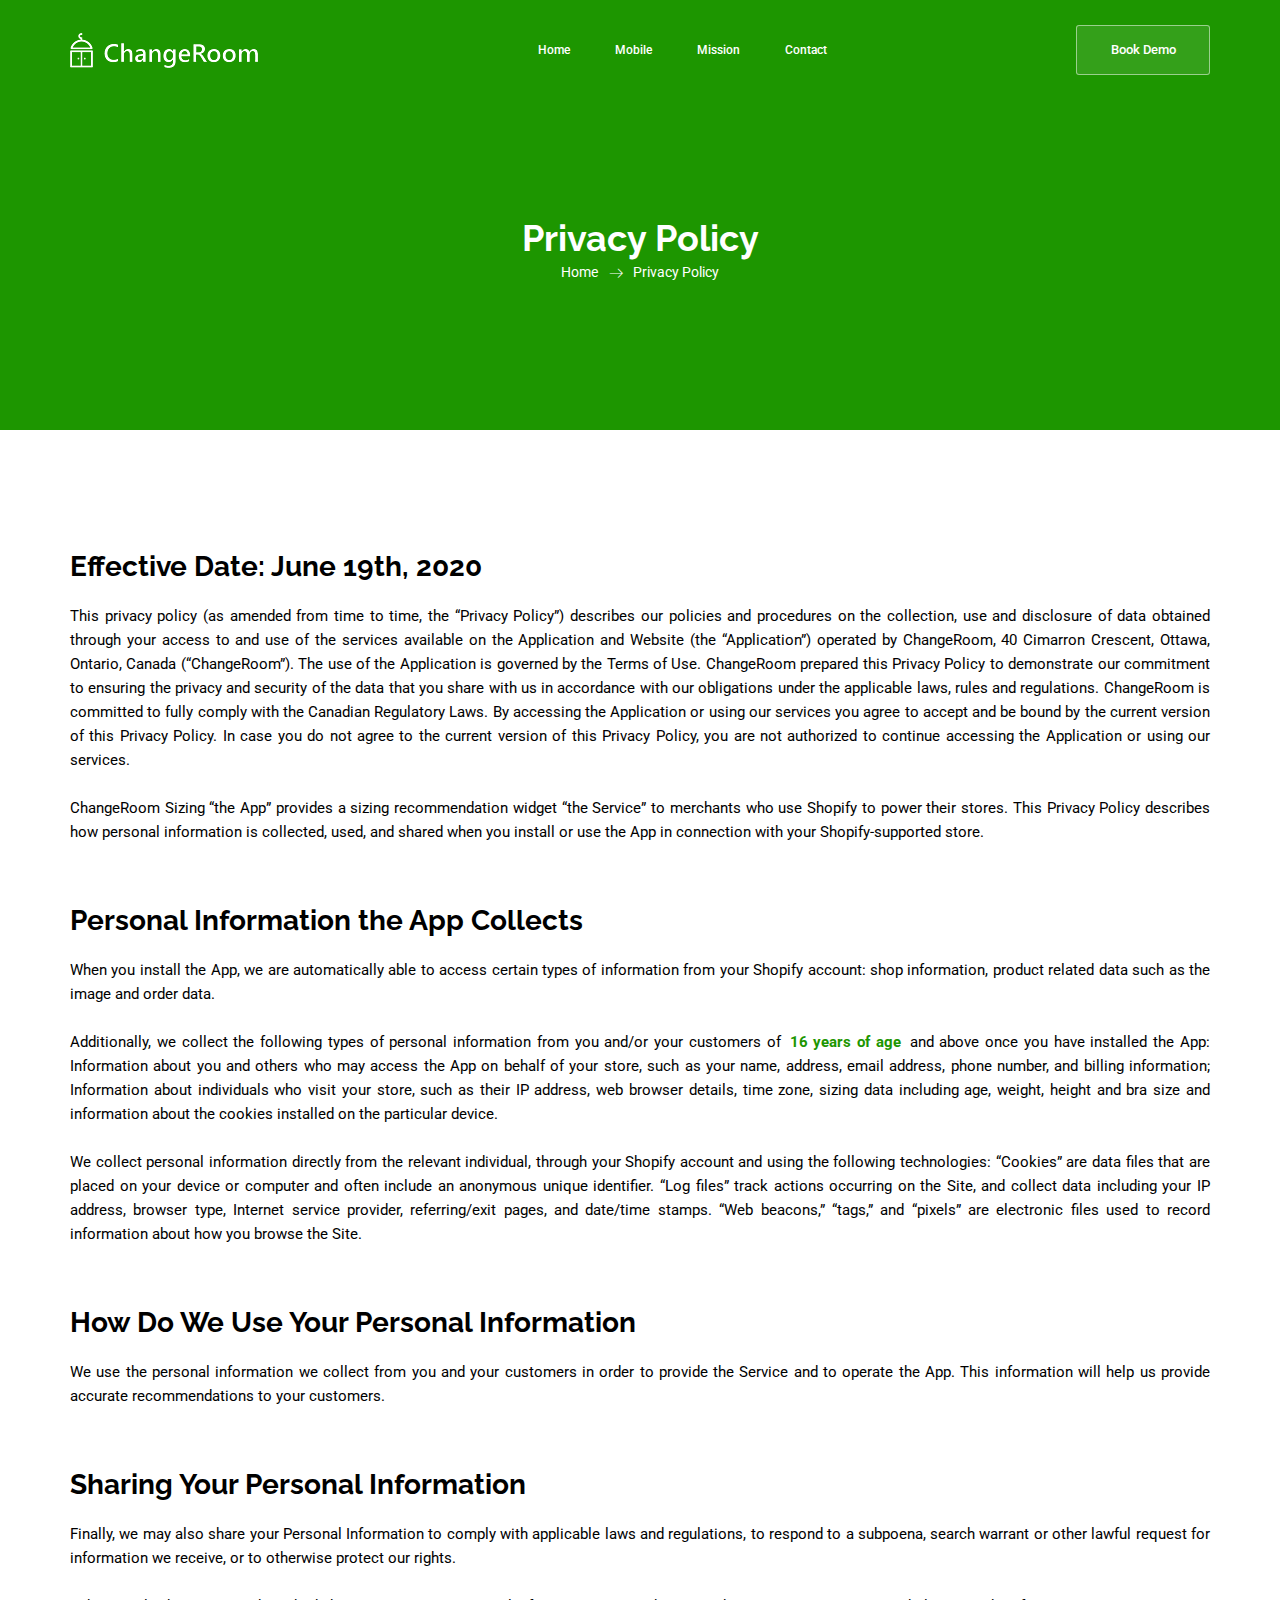
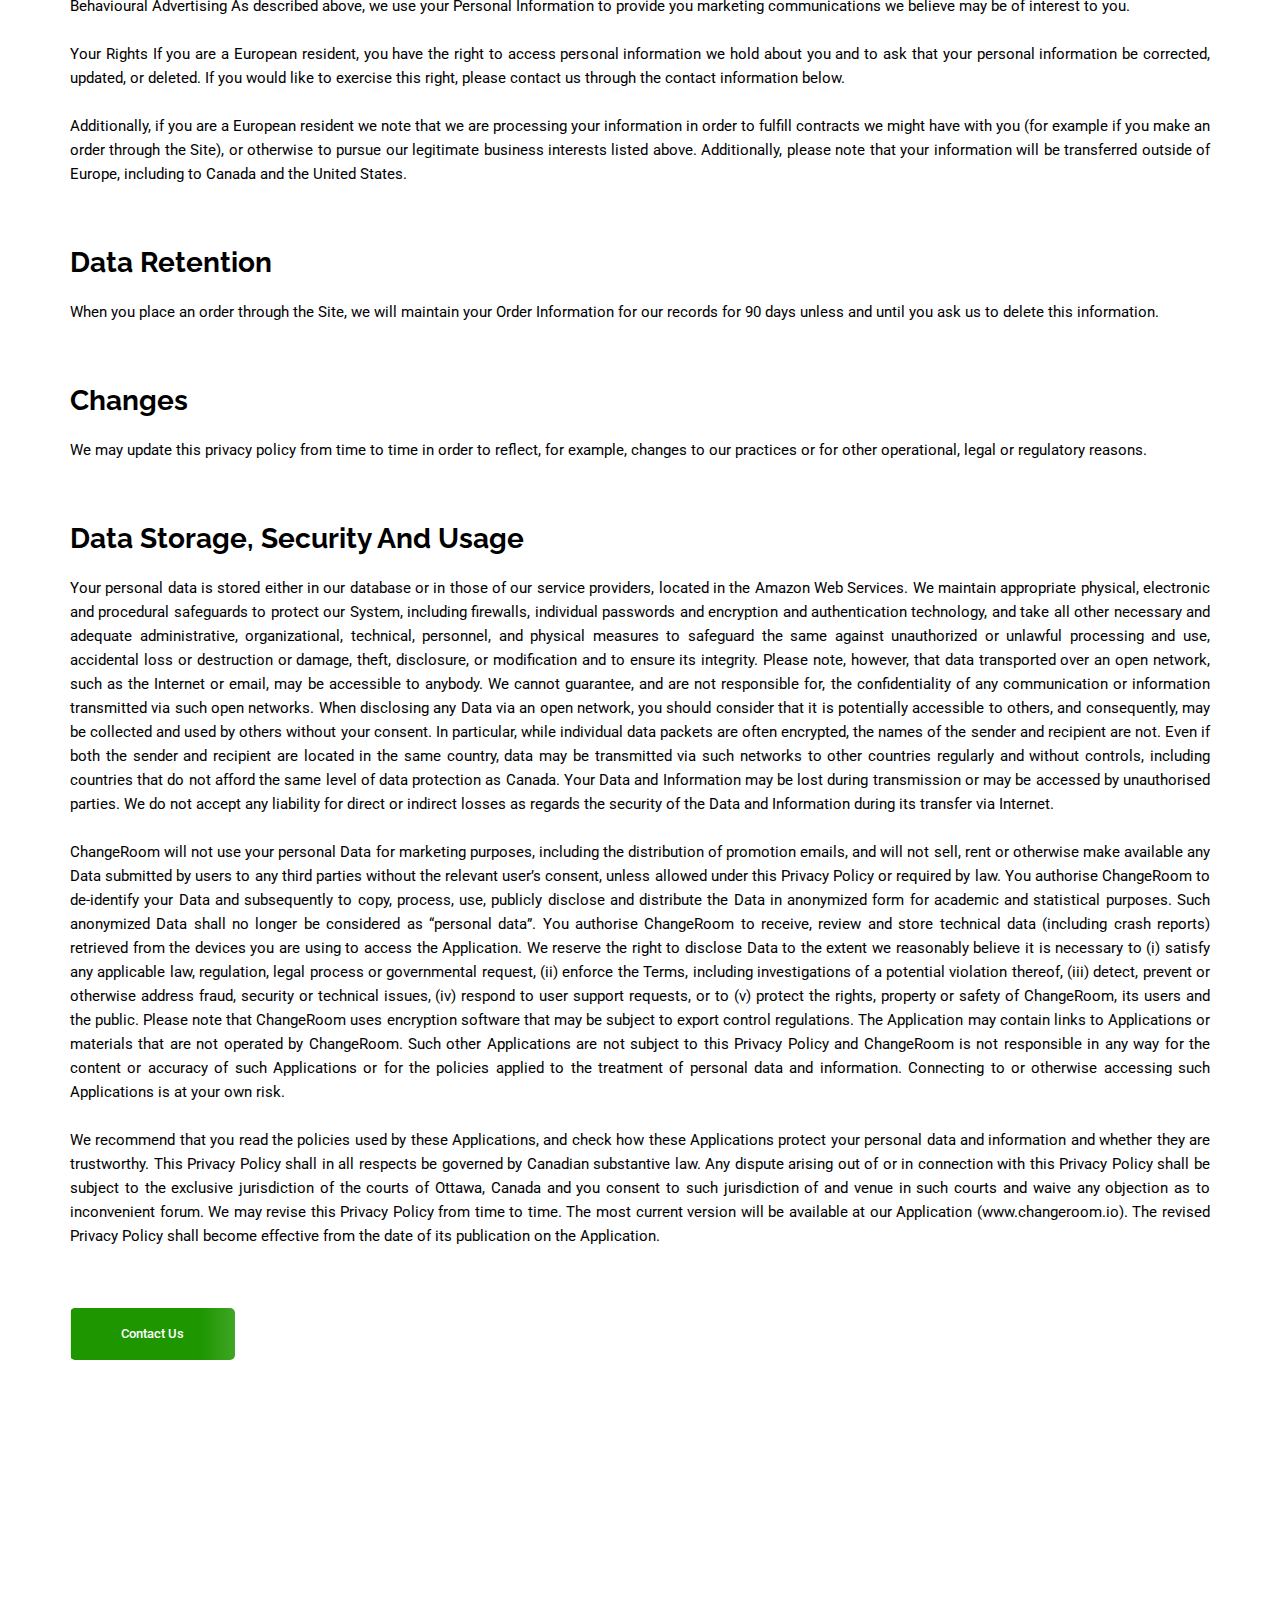
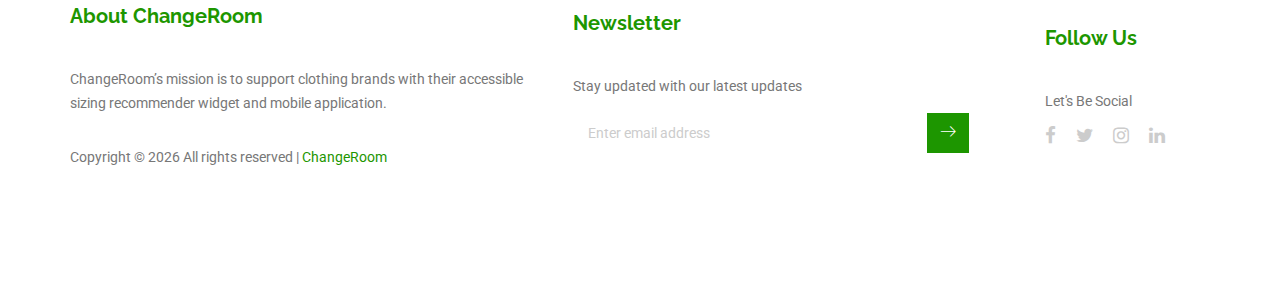
<file: privacypolicy.html>
<!doctype html>
<html lang="en">

<head>
    <!-- Required meta tags -->
    <meta charset="utf-8">
    <meta name="viewport" content="width=device-width, initial-scale=1, shrink-to-fit=no">
    <link rel="icon" href="img/favicon.png" type="image/png">
    <title>ChangeRoom | Privacy Policy</title>
    <!-- Bootstrap CSS -->
    <link rel="stylesheet" href="css/bootstrap.css">
    <link rel="stylesheet" href="vendors/linericon/style.css">
    <link href="https://fonts.googleapis.com/css?family=Raleway:400,400i,600,700,700i&amp;subset=latin-ext"
        rel="stylesheet">
    <link rel="stylesheet" href="css/font-awesome.min.css">
    <link rel="stylesheet" href="vendors/owl-carousel/owl.carousel.min.css">
    <link rel="stylesheet" href="vendors/lightbox/simpleLightbox.css">
    <link rel="stylesheet" href="vendors/nice-select/css/nice-select.css">
    <link rel="stylesheet" href="vendors/animate-css/animate.css">
    <!-- main css -->
    <link rel="stylesheet" href="css/style.css">
    <link rel="stylesheet" href="css/responsive.css">
</head>

<body>

   <!--================Header Menu Area =================-->
   <header class="header_area">
    <div class="main_menu">
        <nav class="navbar navbar-expand-lg navbar-light">
            <div class="container box_1620">
                <!-- Brand and toggle get grouped for better mobile display -->
                <a class="navbar-brand logo_h" href="index.html"><img src="img/logo2.png" alt=""></a>
                <button class="navbar-toggler" type="button" data-toggle="collapse"
                    data-target="#navbarSupportedContent" aria-controls="navbarSupportedContent"
                    aria-expanded="false" aria-label="Toggle navigation">
                    <span class="icon-bar"></span>
                    <span class="icon-bar"></span>
                    <span class="icon-bar"></span>
                </button>
                <!-- Collect the nav links, forms, and other content for toggling -->
                <div class="collapse navbar-collapse offset" id="navbarSupportedContent">
                    <ul class="nav navbar-nav menu_nav justify-content-center">

                        <li class="nav-item active"><a class="nav-link" href="index.html">Home</a></li>
                        <li class="nav-item"><a class="nav-link" href="mobile.html">Mobile</a></li>
                        <li class="nav-item"><a class="nav-link" href="web.html">Mission</a></li>
                        <li class="nav-item"><a class="nav-link" href="contact.html">Contact</a></li>
                        <!-- <li class="nav-item submenu dropdown">
                            <a href="#" class="nav-link dropdown-toggle" data-toggle="dropdown" role="button"
                                aria-haspopup="true" aria-expanded="false">Details</a>
                            <ul class="dropdown-menu">
                                <li class="nav-item"><a class="nav-link" href="privacypolicy.html">Privacy
                                        Policy</a></li>
                                <li class="nav-item"><a class="nav-link" href="privacypolicy.html">Terms
                                        Conditions</a></li>
                            </ul>
                        </li> -->

                    </ul>
                    <ul class="nav navbar-nav navbar-right">
                        <li class="nav-item"><a href="contact.html" class="tickets_btn">Book Demo</a></li>
                    </ul>
                </div>
            </div>
        </nav>
    </div>
</header>
<!--================Header Menu Area =================-->

    <!--================Home Banner Area =================-->
    <section class="banner_area">
        <div class="banner_inner d-flex align-items-center">
            <div class="overlay bg-parallax" data-stellar-ratio="0.9" data-stellar-vertical-offset="0"
                data-background=""></div>
            <div class="container">
                <div class="banner_content text-center">
                    <h2>Privacy Policy</h2>
                    <div class="page_link">
                        <a href="index.html">Home</a>
                        <a href="privacypolicy.html">Privacy Policy</a>
                    </div>
                </div>
            </div>
        </div>
    </section>
    <!--================End Home Banner Area =================-->
    <section class="screen_area text-left p_120">

        <div class="container">
            <h2 id="titles">Effective Date: June 19th, 2020</h2>
            <p id="statements"> This privacy policy (as amended from time to time, the “Privacy Policy”) describes our
                policies and procedures on the collection, use and disclosure of data obtained through your access to
                and use of the services available on the Application and Website (the “Application”) operated by
                ChangeRoom, 40 Cimarron Crescent, Ottawa, Ontario, Canada (“ChangeRoom”). The use of the Application is
                governed by the Terms of Use. ChangeRoom prepared this Privacy Policy to demonstrate our commitment to
                ensuring the privacy and security of the data that you share with us in accordance with our obligations
                under the applicable laws, rules and regulations. ChangeRoom is committed to fully comply with the
                Canadian Regulatory Laws. By accessing the Application or using our services you agree to accept and be
                bound by the current version of this Privacy Policy. In case you do not agree to the current version of
                this Privacy Policy, you are not authorized to continue accessing the Application or using our
                services.<br></br>

                ChangeRoom Sizing “the App” provides a sizing recommendation widget “the Service” to merchants who use
                Shopify to power their stores. This Privacy Policy describes how personal information is collected,
                used, and shared when you install or use the App in connection with your Shopify-supported store.
            </p>


            <h2 id="titles">Personal Information the App Collects</h2>
            <p id="statements"> When you install the App, we are automatically able to access certain types of
                information from your Shopify account: shop information, product related data such as the image and
                order data.<br></br>

                Additionally, we collect the following types of personal information from you and/or your customers of
                <mark class="age">16 years of age</mark> and above once you have installed the App: Information about you and others who may
                access the App on behalf of your store, such as your name, address, email address, phone number, and
                billing information; Information about individuals who visit your store, such as their IP address, web
                browser details, time zone, sizing data including age, weight, height and bra size and information about
                the cookies installed on the particular device.<br></br>

                We collect personal information directly from the relevant individual, through your Shopify account and
                using the following technologies: “Cookies” are data files that are placed on your device or computer
                and often include an anonymous unique identifier. “Log files” track actions occurring on the Site, and
                collect data including your IP address, browser type, Internet service provider, referring/exit pages,
                and date/time stamps. “Web beacons,” “tags,” and “pixels” are electronic files used to record
                information about how you browse the Site.
            </p>


            <h2 id="titles">How Do We Use Your Personal Information</h2>
            <p id="statements"> We use the personal information we collect from you and your customers in order to
                provide
                the Service and to operate the App. This information will help us provide accurate recommendations to
                your
                customers.
            </p>


            <h2 id="titles">Sharing Your Personal Information</h2>
            <p id="statements"> Finally, we may also share your Personal Information to comply with applicable laws and
                regulations, to respond to a subpoena, search warrant or other lawful request for information we
                receive, or to otherwise protect our rights.<br></br>

                Behavioural Advertising As described above, we use your Personal Information to provide you marketing
                communications we believe may be of interest to you.<br></br>

                Your Rights If you are a European resident, you have the right to access personal information we hold
                about you and to ask that your personal information be corrected, updated, or deleted. If you would like to
                exercise this right, please contact us through the contact information below.<br></br>

                Additionally, if you are a European resident we note that we are processing your information in order to
                fulfill contracts we might have with you (for example if you make an order through the Site), or
                otherwise to pursue our legitimate business interests listed above. Additionally, please note that your information
                will be transferred outside of Europe, including to Canada and the United States.
            </p>


            <h2 id="titles">Data Retention</h2>
            <p id="statements"> When you place an order through the Site, we will maintain your Order Information for
                our
                records for 90 days unless and until you ask us to delete this information.
            </p>

            <h2 id="titles">Changes</h2>
            <p id="statements"> We may update this privacy policy from time to time in order to reflect, for example,
                changes to our practices or for other operational, legal or regulatory reasons.
            </p>

            <h2 id="titles">Data Storage, Security And Usage</h2>
            <p id="statements">
                Your personal data is stored either in our database or in those of our service
                providers, located in the Amazon Web Services. We maintain appropriate physical, electronic and
                procedural safeguards to protect our System, including firewalls, individual passwords and encryption
                and authentication technology, and take all other necessary and adequate administrative, organizational,
                technical, personnel, and physical measures to safeguard the same against unauthorized or unlawful
                processing and use, accidental loss or destruction or damage, theft, disclosure, or modification and to
                ensure its integrity. Please note, however, that data transported over an open network, such as the
                Internet or email, may be accessible to anybody. We cannot guarantee, and are not responsible for, the
                confidentiality of any communication or information transmitted via such open networks. When disclosing
                any Data via an open network, you should consider that it is potentially accessible to others, and
                consequently, may be collected and used by others without your consent. In particular, while individual
                data packets are often encrypted, the names of the sender and recipient are not. Even if both the sender
                and recipient are located in the same country, data may be transmitted via such networks to other
                countries regularly and without controls, including countries that do not afford the same level of data
                protection as Canada. Your Data and Information may be lost during transmission or may be accessed by
                unauthorised parties. We do not accept any liability for direct or indirect losses as regards the
                security of the Data and Information during its transfer via Internet.<br></br>


                ChangeRoom will not use your personal Data for marketing purposes, including the distribution of
                promotion emails, and will not sell, rent or otherwise make available any Data submitted by users to any
                third parties without the relevant user’s consent, unless allowed under this Privacy Policy or required
                by law. You authorise ChangeRoom to de-identify your Data and subsequently to copy, process, use,
                publicly disclose and distribute the Data in anonymized form for academic and statistical purposes. Such
                anonymized Data shall no longer be considered as “personal data”. You authorise ChangeRoom to receive,
                review and store technical data (including crash reports) retrieved from the devices you are using to
                access the Application. We reserve the right to disclose Data to the extent we reasonably believe it is
                necessary to (i) satisfy any applicable law, regulation, legal process or governmental request, (ii)
                enforce the Terms, including investigations of a potential violation thereof, (iii) detect, prevent or
                otherwise address fraud, security or technical issues, (iv) respond to user support requests, or to (v)
                protect the rights, property or safety of ChangeRoom, its users and the public. Please note that
                ChangeRoom uses encryption software that may be subject to export control regulations. The Application
                may contain links to Applications or materials that are not operated by ChangeRoom. Such other
                Applications are not subject to this Privacy Policy and ChangeRoom is not responsible in any way for the
                content or accuracy of such Applications or for the policies applied to the treatment of personal data
                and information. Connecting to or otherwise accessing such Applications is at your own risk.<br></br>


                We recommend that you read the policies used by these Applications, and check how these Applications
                protect your personal data and information and whether they are trustworthy. This Privacy Policy shall
                in all respects be governed by Canadian substantive law. Any dispute arising out of or in connection
                with this Privacy Policy shall be subject to the exclusive jurisdiction of the courts of Ottawa, Canada
                and you consent to such jurisdiction of and venue in such courts and waive any objection as to
                inconvenient forum. We may revise this Privacy Policy from time to time. The most current version will
                be available at our Application (www.changeroom.io). The revised Privacy Policy shall become effective
                from the date of its publication on the Application.
            </p>
            <form action="contact.html">
                <input class="btn submit_btn" type="submit" value="Contact Us" />
            </form>
    </section>
    <!--================Footer Area =================-->
    <footer class="footer_area p_120">
        <div class="container">
            <div class="row footer_inner">
                <div class="col-lg-5 col-sm-6">
                    <aside class="f_widget ab_widget">
                        <div class="f_title">
                            <h3>About ChangeRoom</h3>
                        </div>
                        <p>ChangeRoom’s mission is to support clothing brands with their accessible sizing recommender
                            widget and mobile application.</p>
                        <p>
                            <!-- Link back to Changeroom -->
                            Copyright &copy;
                            <script>
                                document.write(new Date().getFullYear());
                            </script> All rights reserved | <i aria-hidden="true"></i><a href="https://changeroom.io"
                                target="_blank">ChangeRoom</a>
                            <!-- Link back to Changeroom -->
                        </p>
                    </aside>
                </div>
                <div class="col-lg-5 col-sm-6">
                    <aside class="f_widget news_widget">
                        <div class="f_title">
                            <h3>Newsletter</h3>
                        </div>
                        <p>Stay updated with our latest updates</p>
                        <div id="mc_embed_signup">
                            <form target="_blank"
                                action="https://spondonit.us12.list-manage.com/subscribe/post?u=1462626880ade1ac87bd9c93a&amp;id=92a4423d01"
                                method="get" class="subscribe_form relative">
                                <div class="input-group d-flex flex-row">
                                    <input name="EMAIL" placeholder="Enter email address"
                                        onfocus="this.placeholder = ''" onblur="this.placeholder = 'Email Address '"
                                        required="" type="email">
                                    <button class="btn sub-btn"><span class="lnr lnr-arrow-right"></span></button>
                                </div>
                                <div class="mt-10 info"></div>
                            </form>
                        </div>
                    </aside>
                </div>

                <div class="col-lg-2">
                    <aside class="f_widget social_widget">
                        <div class="f_title">
                            <h3>Follow Us</h3>
                        </div>
                        <p>Let's Be Social</p>
                        <ul class="list">
                       <li><a href="https://www.facebook.com/changeroomofficial/" target="_blank"><i class="fa fa-facebook fa-lg"></i></a></li>
                            <li><a href="https://twitter.com/real_changeroom" target="_blank"><i class="fa fa-twitter fa-lg"></i></a></li>
                            <li><a href="https://www.instagram.com/changeroom_official/?hl=en" target="_blank"><i class="fa fa-instagram fa-lg"></i></a></li>
                            <li><a href="https://ca.linkedin.com/company/changeroom" target="_blank"><i class="fa fa-linkedin fa-lg"></i></a></li>
                        </ul>
                    </aside>
                </div>
            </div>
        </div>
    </footer>
    <!--================End Footer Area =================-->




    <!-- Optional JavaScript -->
    <!-- jQuery first, then Popper.js, then Bootstrap JS -->
    <script src="js/jquery-3.2.1.min.js"></script>
    <script src="js/popper.js"></script>
    <script src="js/bootstrap.min.js"></script>
    <script src="js/stellar.js"></script>
    <script src="vendors/lightbox/simpleLightbox.min.js"></script>
    <script src="vendors/nice-select/js/jquery.nice-select.min.js"></script>
    <script src="vendors/isotope/imagesloaded.pkgd.min.js"></script>
    <script src="vendors/isotope/isotope-min.js"></script>
    <script src="vendors/owl-carousel/owl.carousel.min.js"></script>
    <script src="js/jquery.ajaxchimp.min.js"></script>
    <script src="js/mail-script.js"></script>
    <script src="vendors/counter-up/jquery.waypoints.min.js"></script>
    <script src="vendors/counter-up/jquery.counterup.min.js"></script>
    <script src="js/theme.js"></script>
</body>

</html>
</file>
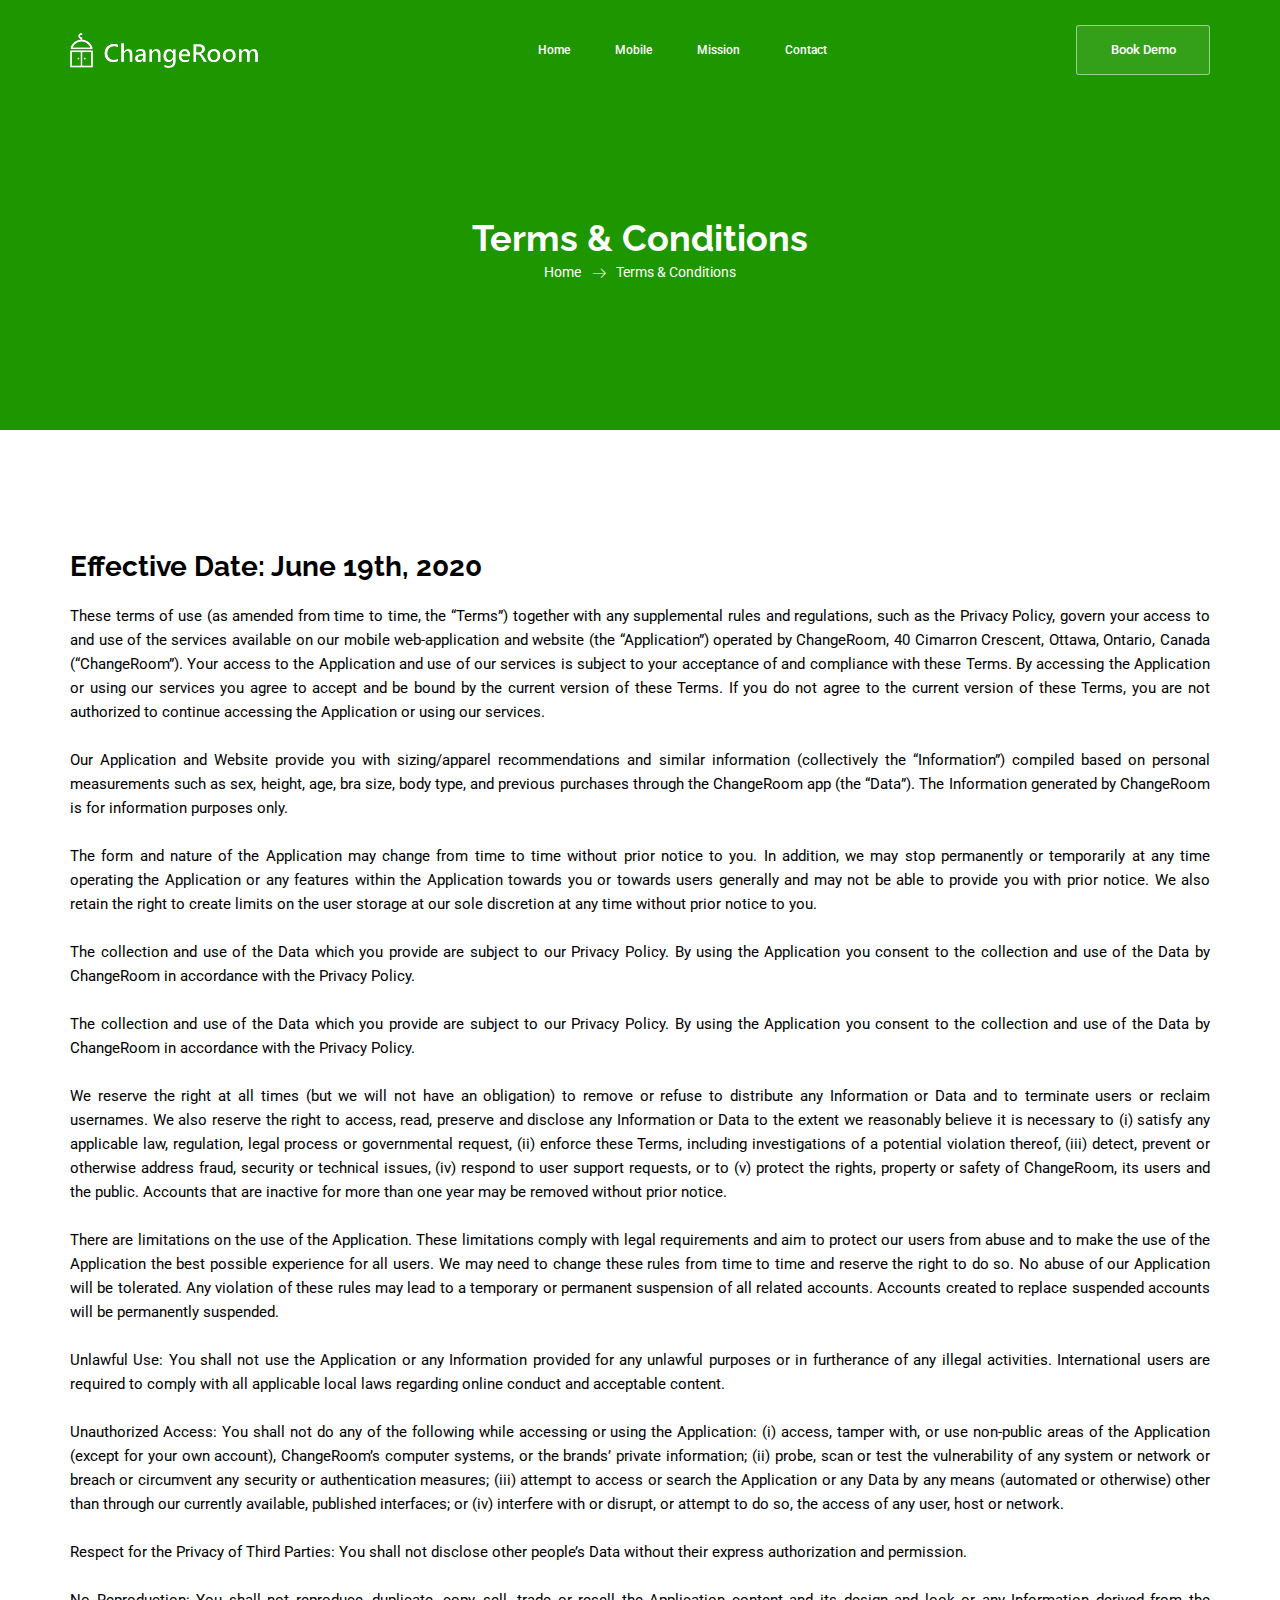
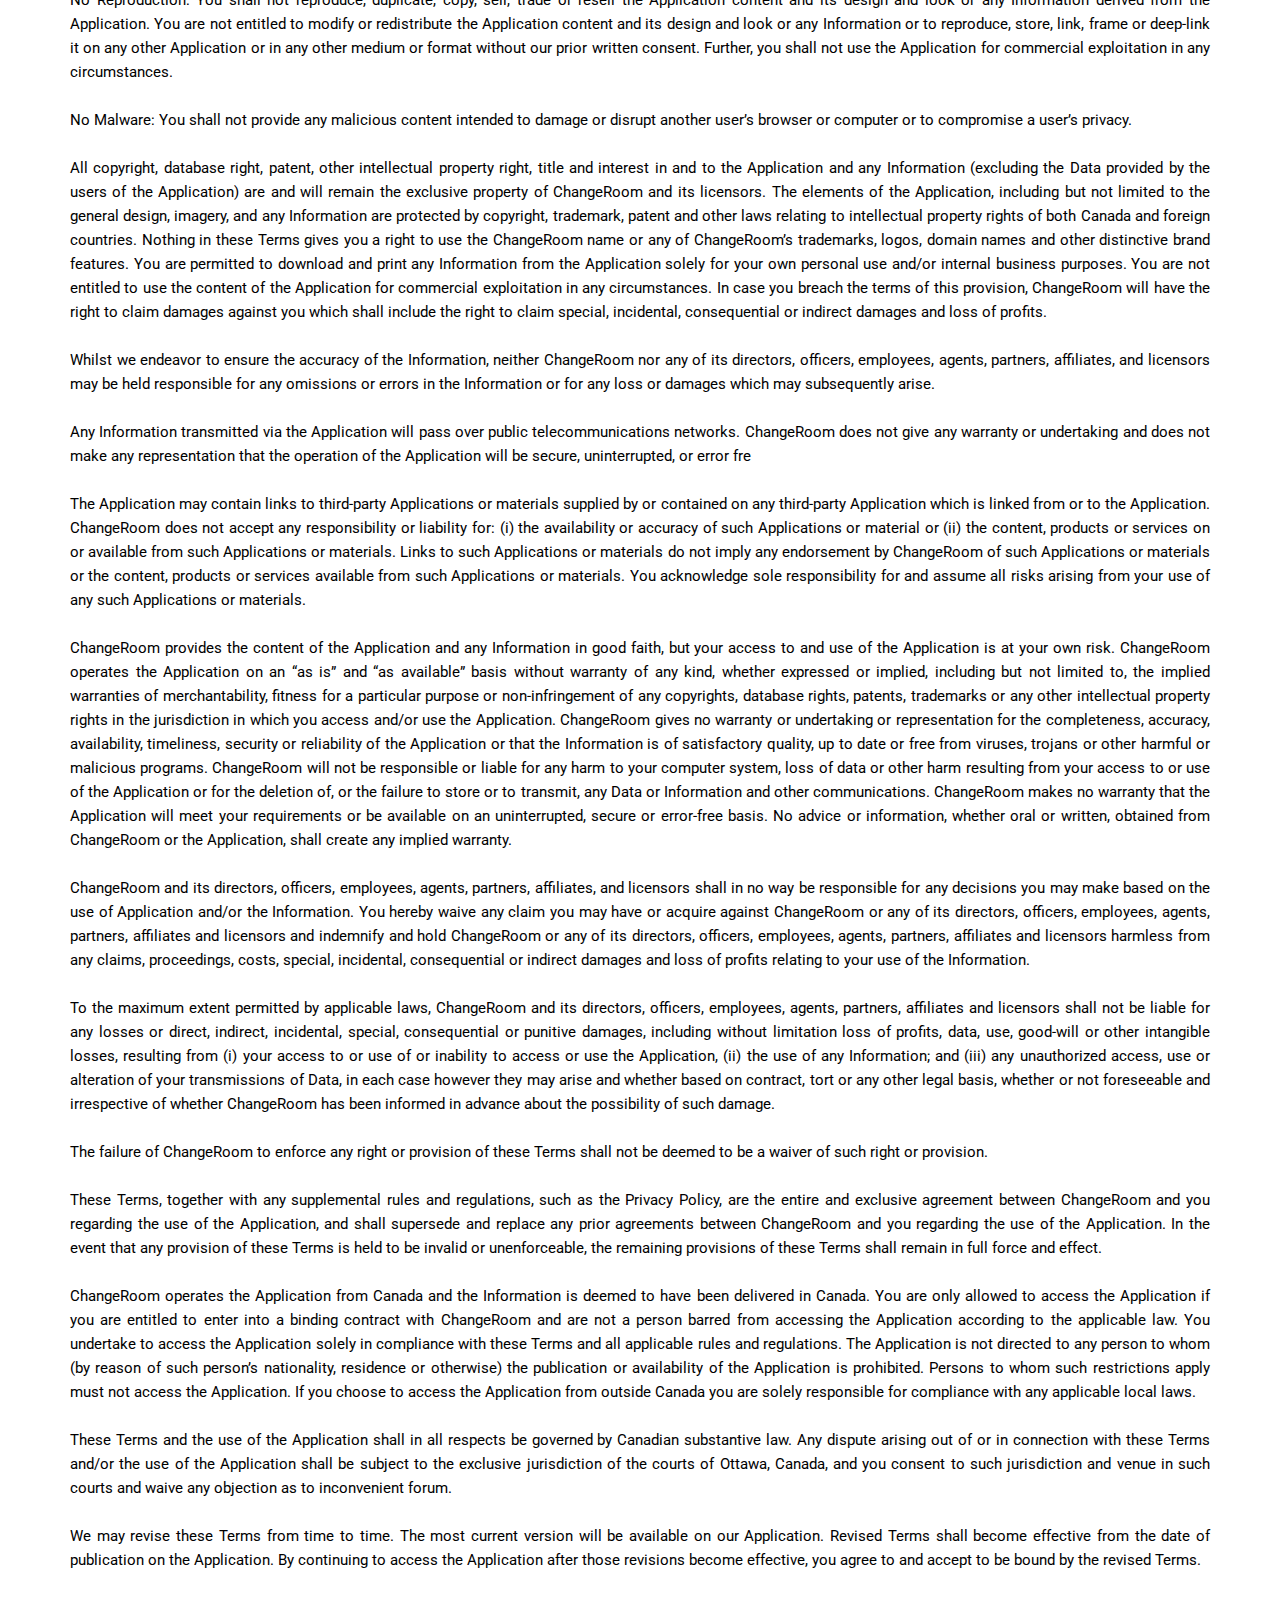
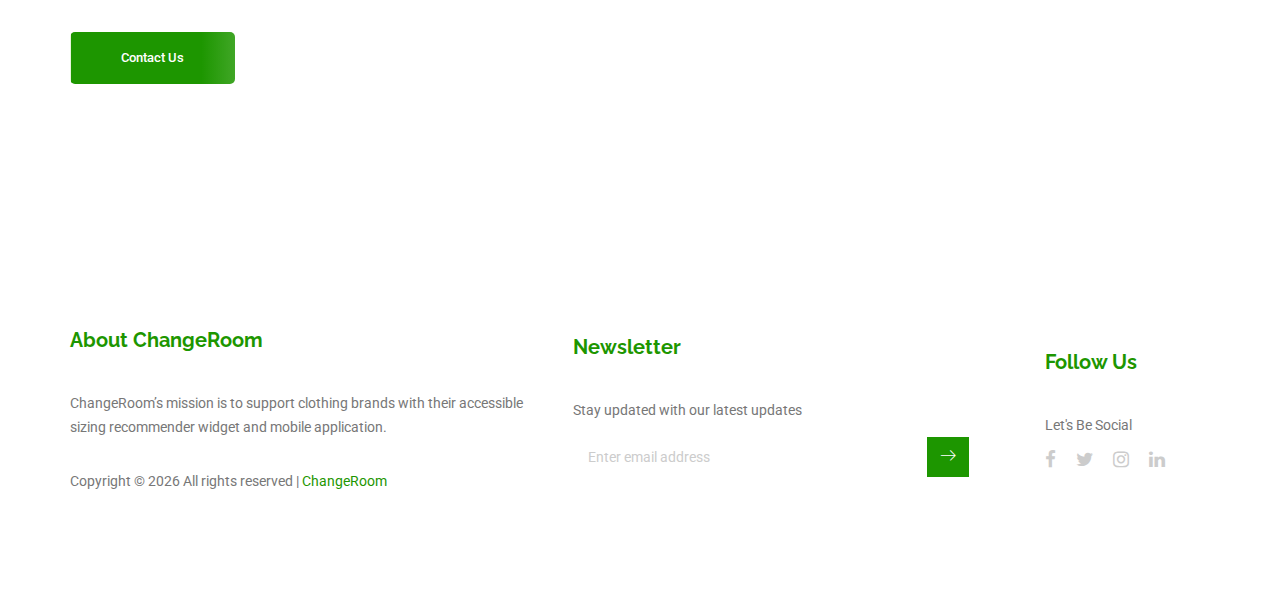
<file: termsandconditions.html>
<!doctype html>
<html lang="en">

<head>
    <!-- Required meta tags -->
    <meta charset="utf-8">
    <meta name="viewport" content="width=device-width, initial-scale=1, shrink-to-fit=no">
    <link rel="icon" href="img/favicon.png" type="image/png">
    <title>ChangeRoom | Privacy Policy</title>
    <!-- Bootstrap CSS -->
    <link rel="stylesheet" href="css/bootstrap.css">
    <link rel="stylesheet" href="vendors/linericon/style.css">
    <link href="https://fonts.googleapis.com/css?family=Raleway:400,400i,600,700,700i&amp;subset=latin-ext"
        rel="stylesheet">
    <link rel="stylesheet" href="css/font-awesome.min.css">
    <link rel="stylesheet" href="vendors/owl-carousel/owl.carousel.min.css">
    <link rel="stylesheet" href="vendors/lightbox/simpleLightbox.css">
    <link rel="stylesheet" href="vendors/nice-select/css/nice-select.css">
    <link rel="stylesheet" href="vendors/animate-css/animate.css">
    <!-- main css -->
    <link rel="stylesheet" href="css/style.css">
    <link rel="stylesheet" href="css/responsive.css">
</head>

<body>

   <!--================Header Menu Area =================-->
   <header class="header_area">
    <div class="main_menu">
        <nav class="navbar navbar-expand-lg navbar-light">
            <div class="container box_1620">
                <!-- Brand and toggle get grouped for better mobile display -->
                <a class="navbar-brand logo_h" href="index.html"><img src="img/logo2.png" alt=""></a>
                <button class="navbar-toggler" type="button" data-toggle="collapse"
                    data-target="#navbarSupportedContent" aria-controls="navbarSupportedContent"
                    aria-expanded="false" aria-label="Toggle navigation">
                    <span class="icon-bar"></span>
                    <span class="icon-bar"></span>
                    <span class="icon-bar"></span>
                </button>
                <!-- Collect the nav links, forms, and other content for toggling -->
                <div class="collapse navbar-collapse offset" id="navbarSupportedContent">
                    <ul class="nav navbar-nav menu_nav justify-content-center">

                        <li class="nav-item active"><a class="nav-link" href="index.html">Home</a></li>
                        <li class="nav-item"><a class="nav-link" href="mobile.html">Mobile</a></li>
                        <li class="nav-item"><a class="nav-link" href="web.html">Mission</a></li>
                        <li class="nav-item"><a class="nav-link" href="contact.html">Contact</a></li>
                        <!-- <li class="nav-item submenu dropdown">
                            <a href="#" class="nav-link dropdown-toggle" data-toggle="dropdown" role="button"
                                aria-haspopup="true" aria-expanded="false">Details</a>
                            <ul class="dropdown-menu">
                                <li class="nav-item"><a class="nav-link" href="privacypolicy.html">Privacy
                                        Policy</a></li>
                                <li class="nav-item"><a class="nav-link" href="privacypolicy.html">Terms
                                        Conditions</a></li>
                            </ul>
                        </li> -->

                    </ul>
                    <ul class="nav navbar-nav navbar-right">
                        <li class="nav-item"><a href="contact.html" class="tickets_btn">Book Demo</a></li>
                    </ul>
                </div>
            </div>
        </nav>
    </div>
</header>
<!--================Header Menu Area =================-->

    <!--================Home Banner Area =================-->
    <section class="banner_area">
        <div class="banner_inner d-flex align-items-center">
            <div class="overlay bg-parallax" data-stellar-ratio="0.9" data-stellar-vertical-offset="0"
                data-background=""></div>
            <div class="container">
                <div class="banner_content text-center">
                    <h2>Terms & Conditions</h2>
                    <div class="page_link">
                        <a href="index.html">Home</a>
                        <a href="privacypolicy.html">Terms & Conditions</a>
                    </div>
                </div>
            </div>
        </div>
    </section>
    <!--================End Home Banner Area =================-->
    <section class="screen_area text-left p_120">

        <div class="container">
            <h2 id="titles">Effective Date: June 19th, 2020</h2>
            <p id="statements">These terms of use (as amended from time to time, the “Terms”) together with any supplemental rules and regulations, such as the Privacy Policy, govern your access to and use of the services available on our mobile web-application and website (the “Application”) operated by ChangeRoom, 40 Cimarron Crescent, Ottawa, Ontario, Canada (“ChangeRoom”). Your access to the Application and use of our services is subject to your acceptance of and compliance with these Terms. By accessing the Application or using our services you agree to accept and be bound by the current version of these Terms. If you do not agree to the current version of these Terms, you are not authorized to continue accessing the Application or using our services.
                <br></br>
                Our Application and Website provide you with sizing/apparel recommendations and similar information (collectively the “Information”) compiled based on personal measurements such as sex, height, age, bra size, body type, and previous purchases through the ChangeRoom app (the “Data”). The Information generated by ChangeRoom is for information purposes only.
                <br></br>             
                 The form and nature of the Application may change from time to time without prior notice to you. In addition, we may stop permanently or temporarily at any time operating the Application or any features within the Application towards you or towards users generally and may not be able to provide you with prior notice. We also retain the right to create limits on the user storage at our sole discretion at any time without prior notice to you.
                <br></br>
                The collection and use of the Data which you provide are subject to our Privacy Policy. By using the Application you consent to the collection and use of the Data by ChangeRoom in accordance with the Privacy Policy.
                <br></br>
                The collection and use of the Data which you provide are subject to our Privacy Policy. By using the Application you consent to the collection and use of the Data by ChangeRoom in accordance with the Privacy Policy.
                <br></br>
                We reserve the right at all times (but we will not have an obligation) to remove or refuse to distribute any Information or Data and to terminate users or reclaim usernames. We also reserve the right to access, read, preserve and disclose any Information or Data to the extent we reasonably believe it is necessary to (i) satisfy any applicable law, regulation, legal process or governmental request, (ii) enforce these Terms, including investigations of a potential violation thereof, (iii) detect, prevent or otherwise address fraud, security or technical issues, (iv) respond to user support requests, or to (v) protect the rights, property or safety of ChangeRoom, its users and the public. Accounts that are inactive for more than one year may be removed without prior notice.
                <br></br>
                There are limitations on the use of the Application. These limitations comply with legal requirements and aim to protect our users from abuse and to make the use of the Application the best possible experience for all users. We may need to change these rules from time to time and reserve the right to do so. No abuse of our Application will be tolerated. Any violation of these rules may lead to a temporary or permanent suspension of all related accounts. Accounts created to replace suspended accounts will be permanently suspended.
                <br></br>
                Unlawful Use: You shall not use the Application or any Information provided for any unlawful purposes or in furtherance of any illegal activities. International users are required to comply with all applicable local laws regarding online conduct and acceptable content.
                <br></br>
                Unauthorized Access: You shall not do any of the following while accessing or using the Application: (i) access, tamper with, or use non-public areas of the Application (except for your own account), ChangeRoom’s computer systems, or the brands’ private information; (ii) probe, scan or test the vulnerability of any system or network or breach or circumvent any security or authentication measures; (iii) attempt to access or search the Application or any Data by any means (automated or otherwise) other than through our currently available, published interfaces; or (iv) interfere with or disrupt, or attempt to do so, the access of any user, host or network.
                <br></br>
                Respect for the Privacy of Third Parties: You shall not disclose other people’s Data without their express authorization and permission.
                <br></br>
                No Reproduction: You shall not reproduce, duplicate, copy, sell, trade or resell the Application content and its design and look or any Information derived from the Application. You are not entitled to modify or redistribute the Application content and its design and look or any Information or to reproduce, store, link, frame or deep-link it on any other Application or in any other medium or format without our prior written consent. Further, you shall not use the Application for commercial exploitation in any circumstances.
                <br></br>
                No Malware: You shall not provide any malicious content intended to damage or disrupt another user’s browser or computer or to compromise a user’s privacy.
                <br></br>
                All copyright, database right, patent, other intellectual property right, title and interest in and to the Application and any Information (excluding the Data provided by the users of the Application) are and will remain the exclusive property of ChangeRoom and its licensors. The elements of the Application, including but not limited to the general design, imagery, and any Information are protected by copyright, trademark, patent and other laws relating to intellectual property rights of both Canada and foreign countries. Nothing in these Terms gives you a right to use the ChangeRoom name or any of ChangeRoom’s trademarks, logos, domain names and other distinctive brand features. You are permitted to download and print any Information from the Application solely for your own personal use and/or internal business purposes. You are not entitled to use the content of the Application for commercial exploitation in any circumstances. In case you breach the terms of this provision, ChangeRoom will have the right to claim damages against you which shall include the right to claim special, incidental, consequential or indirect damages and loss of profits.
                <br></br>
                Whilst we endeavor to ensure the accuracy of the Information, neither ChangeRoom nor any of its directors, officers, employees, agents, partners, affiliates, and licensors may be held responsible for any omissions or errors in the Information or for any loss or damages which may subsequently arise.
                <br></br>
                Any Information transmitted via the Application will pass over public telecommunications networks. ChangeRoom does not give any warranty or undertaking and does not make any representation that the operation of the Application will be secure, uninterrupted, or error fre
                <br></br>
                The Application may contain links to third-party Applications or materials supplied by or contained on any third-party Application which is linked from or to the Application. ChangeRoom does not accept any responsibility or liability for: (i) the availability or accuracy of such Applications or material or (ii) the content, products or services on or available from such Applications or materials. Links to such Applications or materials do not imply any endorsement by ChangeRoom of such Applications or materials or the content, products or services available from such Applications or materials. You acknowledge sole responsibility for and assume all risks arising from your use of any such Applications or materials.
                <br></br>
                ChangeRoom provides the content of the Application and any Information in good faith, but your access to and use of the Application is at your own risk. ChangeRoom operates the Application on an “as is” and “as available” basis without warranty of any kind, whether expressed or implied, including but not limited to, the implied warranties of merchantability, fitness for a particular purpose or non-infringement of any copyrights, database rights, patents, trademarks or any other intellectual property rights in the jurisdiction in which you access and/or use the Application. ChangeRoom gives no warranty or undertaking or representation for the completeness, accuracy, availability, timeliness, security or reliability of the Application or that the Information is of satisfactory quality, up to date or free from viruses, trojans or other harmful or malicious programs. ChangeRoom will not be responsible or liable for any harm to your computer system, loss of data or other harm resulting from your access to or use of the Application or for the deletion of, or the failure to store or to transmit, any Data or Information and other communications. ChangeRoom makes no warranty that the Application will meet your requirements or be available on an uninterrupted, secure or error-free basis. No advice or information, whether oral or written, obtained from ChangeRoom or the Application, shall create any implied warranty.
                <br></br>
                ChangeRoom and its directors, officers, employees, agents, partners, affiliates, and licensors shall in no way be responsible for any decisions you may make based on the use of Application and/or the Information. You hereby waive any claim you may have or acquire against ChangeRoom or any of its directors, officers, employees, agents, partners, affiliates and licensors and indemnify and hold ChangeRoom or any of its directors, officers, employees, agents, partners, affiliates and licensors harmless from any claims, proceedings, costs, special, incidental, consequential or indirect damages and loss of profits relating to your use of the Information.
                <br></br>
                To the maximum extent permitted by applicable laws, ChangeRoom and its directors, officers, employees, agents, partners, affiliates and licensors shall not be liable for any losses or direct, indirect, incidental, special, consequential or punitive damages, including without limitation loss of profits, data, use, good-will or other intangible losses, resulting from (i) your access to or use of or inability to access or use the Application, (ii) the use of any Information; and (iii) any unauthorized access, use or alteration of your transmissions of Data, in each case however they may arise and whether based on contract, tort or any other legal basis, whether or not foreseeable and irrespective of whether ChangeRoom has been informed in advance about the possibility of such damage.
                <br></br>
                The failure of ChangeRoom to enforce any right or provision of these Terms shall not be deemed to be a waiver of such right or provision.
                <br></br>
                These Terms, together with any supplemental rules and regulations, such as the Privacy Policy, are the entire and exclusive agreement between ChangeRoom and you regarding the use of the Application, and shall supersede and replace any prior agreements between ChangeRoom and you regarding the use of the Application. In the event that any provision of these Terms is held to be invalid or unenforceable, the remaining provisions of these Terms shall remain in full force and effect.
                <br></br>
                ChangeRoom operates the Application from Canada and the Information is deemed to have been delivered in Canada. You are only allowed to access the Application if you are entitled to enter into a binding contract with ChangeRoom and are not a person barred from accessing the Application according to the applicable law. You undertake to access the Application solely in compliance with these Terms and all applicable rules and regulations. The Application is not directed to any person to whom (by reason of such person’s nationality, residence or otherwise) the publication or availability of the Application is prohibited. Persons to whom such restrictions apply must not access the Application. If you choose to access the Application from outside Canada you are solely responsible for compliance with any applicable local laws.
                <br></br>
                These Terms and the use of the Application shall in all respects be governed by Canadian substantive law. Any dispute arising out of or in connection with these Terms and/or the use of the Application shall be subject to the exclusive jurisdiction of the courts of Ottawa, Canada, and you consent to such jurisdiction and venue in such courts and waive any objection as to inconvenient forum.
                <br></br>
                We may revise these Terms from time to time. The most current version will be available on our Application. Revised Terms shall become effective from the date of publication on the Application. By continuing to access the Application after those revisions become effective, you agree to and accept to be bound by the revised Terms.
            </p>
            <form action="contact.html">
                <input class="btn submit_btn" type="submit" value="Contact Us" />
            </form>
    </section>
    <!--================Footer Area =================-->
    <footer class="footer_area p_120">
        <div class="container">
            <div class="row footer_inner">
                <div class="col-lg-5 col-sm-6">
                    <aside class="f_widget ab_widget">
                        <div class="f_title">
                            <h3>About ChangeRoom</h3>
                        </div>
                        <p>ChangeRoom’s mission is to support clothing brands with their accessible sizing recommender
                            widget and mobile application.</p>
                        <p>
                            <!-- Link back to Changeroom -->
                            Copyright &copy;
                            <script>
                                document.write(new Date().getFullYear());
                            </script> All rights reserved | <i aria-hidden="true"></i><a href="https://changeroom.io"
                                target="_blank">ChangeRoom</a>
                            <!-- Link back to Changeroom -->
                        </p>
                    </aside>
                </div>
                <div class="col-lg-5 col-sm-6">
                    <aside class="f_widget news_widget">
                        <div class="f_title">
                            <h3>Newsletter</h3>
                        </div>
                        <p>Stay updated with our latest updates</p>
                        <div id="mc_embed_signup">
                            <form target="_blank"
                                action="https://spondonit.us12.list-manage.com/subscribe/post?u=1462626880ade1ac87bd9c93a&amp;id=92a4423d01"
                                method="get" class="subscribe_form relative">
                                <div class="input-group d-flex flex-row">
                                    <input name="EMAIL" placeholder="Enter email address"
                                        onfocus="this.placeholder = ''" onblur="this.placeholder = 'Email Address '"
                                        required="" type="email">
                                    <button class="btn sub-btn"><span class="lnr lnr-arrow-right"></span></button>
                                </div>
                                <div class="mt-10 info"></div>
                            </form>
                        </div>
                    </aside>
                </div>

                <div class="col-lg-2">
                    <aside class="f_widget social_widget">
                        <div class="f_title">
                            <h3>Follow Us</h3>
                        </div>
                        <p>Let's Be Social</p>
                        <ul class="list">
                       <li><a href="https://www.facebook.com/changeroomofficial/" target="_blank"><i class="fa fa-facebook fa-lg"></i></a></li>
                            <li><a href="https://twitter.com/real_changeroom" target="_blank"><i class="fa fa-twitter fa-lg"></i></a></li>
                            <li><a href="https://www.instagram.com/changeroom_official/?hl=en" target="_blank"><i class="fa fa-instagram fa-lg"></i></a></li>
                            <li><a href="https://ca.linkedin.com/company/changeroom" target="_blank"><i class="fa fa-linkedin fa-lg"></i></a></li>
                        </ul>
                    </aside>
                </div>
            </div>
        </div>
    </footer>
    <!--================End Footer Area =================-->




    <!-- Optional JavaScript -->
    <!-- jQuery first, then Popper.js, then Bootstrap JS -->
    <script src="js/jquery-3.2.1.min.js"></script>
    <script src="js/popper.js"></script>
    <script src="js/bootstrap.min.js"></script>
    <script src="js/stellar.js"></script>
    <script src="vendors/lightbox/simpleLightbox.min.js"></script>
    <script src="vendors/nice-select/js/jquery.nice-select.min.js"></script>
    <script src="vendors/isotope/imagesloaded.pkgd.min.js"></script>
    <script src="vendors/isotope/isotope-min.js"></script>
    <script src="vendors/owl-carousel/owl.carousel.min.js"></script>
    <script src="js/jquery.ajaxchimp.min.js"></script>
    <script src="js/mail-script.js"></script>
    <script src="vendors/counter-up/jquery.waypoints.min.js"></script>
    <script src="vendors/counter-up/jquery.counterup.min.js"></script>
    <script src="js/theme.js"></script>
</body>

</html>
</file>
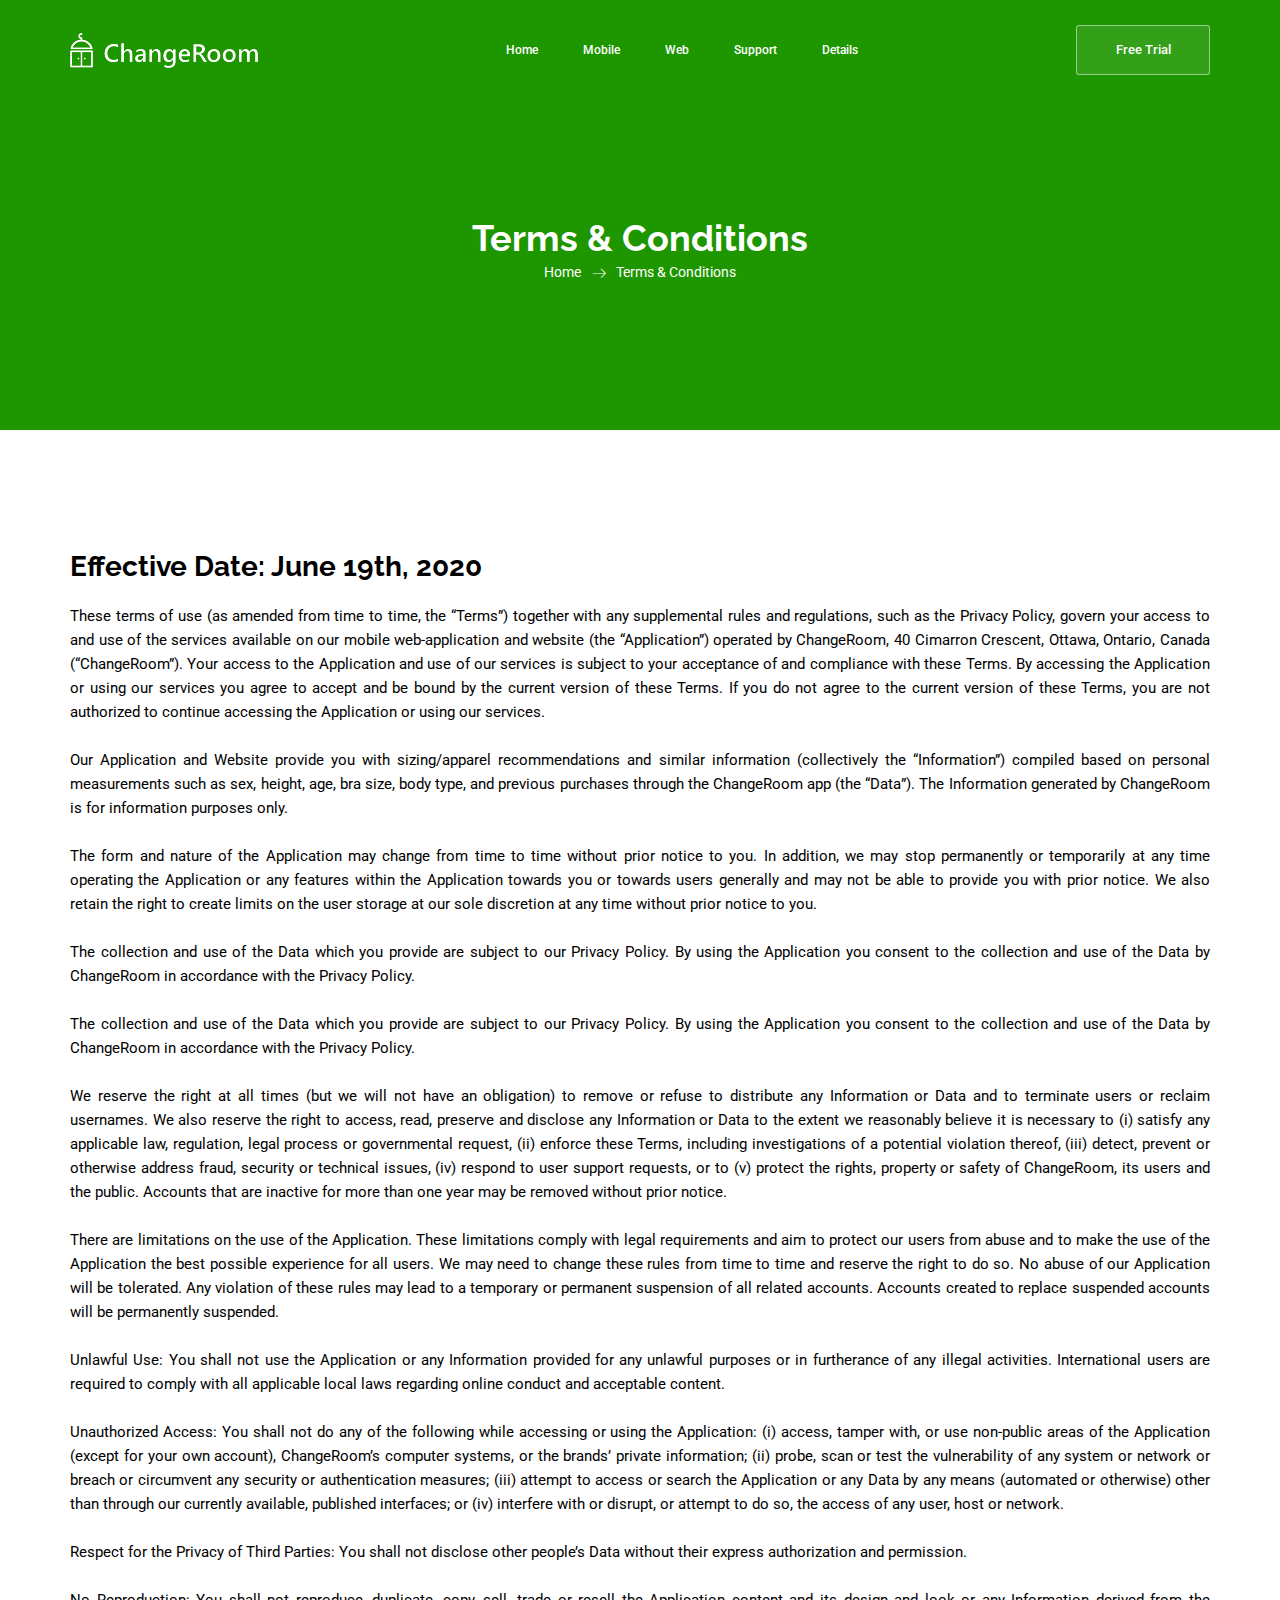
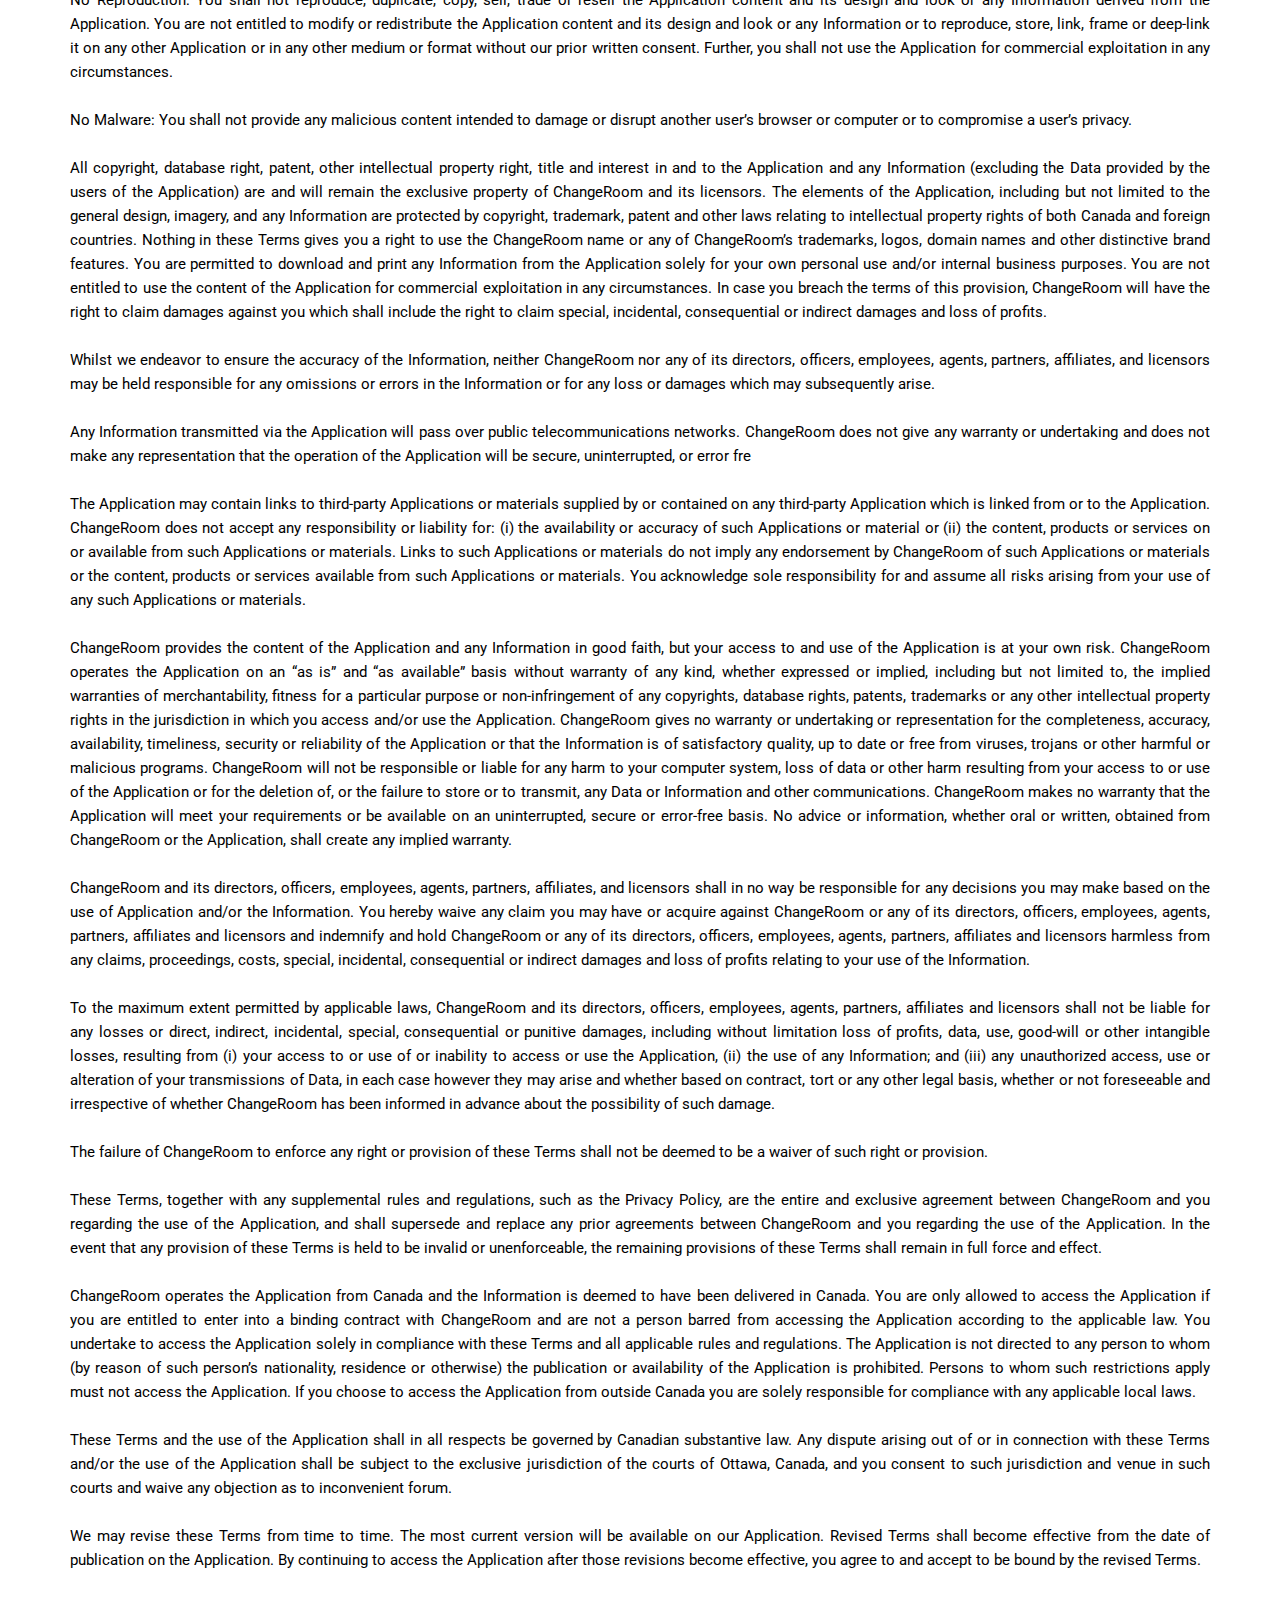
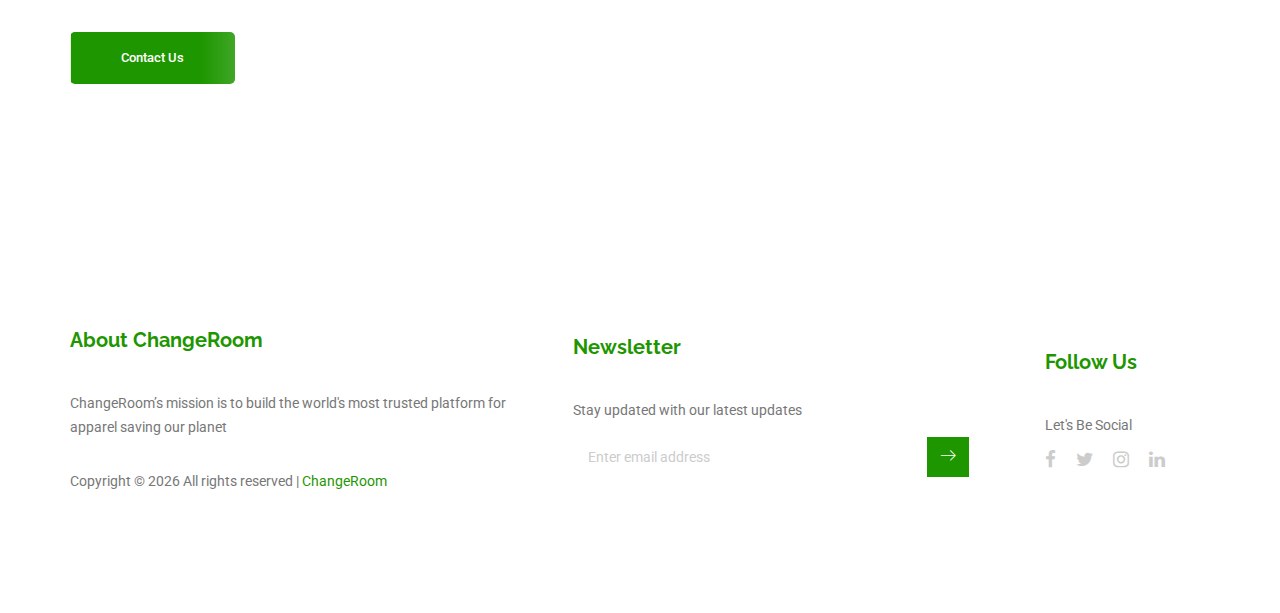
<file: termsconditions.html>
<!doctype html>
<html lang="en">

<head>
    <!-- Required meta tags -->
    <meta charset="utf-8">
    <meta name="viewport" content="width=device-width, initial-scale=1, shrink-to-fit=no">
    <link rel="icon" href="img/favicon.png" type="image/png">
    <title>ChangeRoom | Terms and Conditions</title>
    <!-- Bootstrap CSS -->
    <link rel="stylesheet" href="css/bootstrap.css">
    <link rel="stylesheet" href="vendors/linericon/style.css">
    <link href="https://fonts.googleapis.com/css?family=Raleway:400,400i,600,700,700i&amp;subset=latin-ext"
        rel="stylesheet">
    <link rel="stylesheet" href="css/font-awesome.min.css">
    <link rel="stylesheet" href="vendors/owl-carousel/owl.carousel.min.css">
    <link rel="stylesheet" href="vendors/lightbox/simpleLightbox.css">
    <link rel="stylesheet" href="vendors/nice-select/css/nice-select.css">
    <link rel="stylesheet" href="vendors/animate-css/animate.css">
    <!-- main css -->
    <link rel="stylesheet" href="css/style.css">
    <link rel="stylesheet" href="css/responsive.css">
</head>

<body>

    <!--================Header Menu Area =================-->
    <header class="header_area">
        <div class="main_menu">
            <nav class="navbar navbar-expand-lg navbar-light">
                <div class="container box_1620">
                    <!-- Brand and toggle get grouped for better mobile display -->
                    <a class="navbar-brand logo_h" href="index.html"><img src="img/logo2.png" alt=""></a>
                    <button class="navbar-toggler" type="button" data-toggle="collapse"
                        data-target="#navbarSupportedContent" aria-controls="navbarSupportedContent"
                        aria-expanded="false" aria-label="Toggle navigation">
                        <span class="icon-bar"></span>
                        <span class="icon-bar"></span>
                        <span class="icon-bar"></span>
                    </button>
                    <!-- Collect the nav links, forms, and other content for toggling -->
                    <div class="collapse navbar-collapse offset" id="navbarSupportedContent">
                        <ul class="nav navbar-nav menu_nav justify-content-center">
                            <li class="nav-item active"><a class="nav-link" href="index.html">Home</a></li> 
								<li class="nav-item"><a class="nav-link" href="mobile.html">Mobile</a></li> 
								<li class="nav-item submenu dropdown">
									<a href="#" class="nav-link dropdown-toggle" data-toggle="dropdown" role="button" aria-haspopup="true" aria-expanded="false">Web</a>
									<ul class="dropdown-menu">
										<li class="nav-item"><a class="nav-link" href="web.html">Application</a> 
										<li class="nav-item"><a class="nav-link" href="price.html">Pricing</a></li>
									</ul>
								</li> 
                                <li class="nav-item"><a class="nav-link" href="contact.html">Support</a></li>
                                <li class="nav-item submenu dropdown">
									<a href="#" class="nav-link dropdown-toggle" data-toggle="dropdown" role="button" aria-haspopup="true" aria-expanded="false">Details</a>
									<ul class="dropdown-menu">
										<li class="nav-item"><a class="nav-link" href="privacypolicy.html">Privacy Policy</a></li>
										<li class="nav-item"><a class="nav-link" href="privacypolicy.html">Terms Conditions</a></li>
									</ul>
								</li> 
                        </ul>
                        <ul class="nav navbar-nav navbar-right">
                            <li class="nav-item"><a href="#" class="tickets_btn">Free Trial</a></li>
                        </ul>
                    </div>
                </div>
            </nav>
        </div>
    </header>
    <!--================Header Menu Area =================-->

    <!--================Home Banner Area =================-->
    <section class="banner_area">
        <div class="banner_inner d-flex align-items-center">
            <div class="overlay bg-parallax" data-stellar-ratio="0.9" data-stellar-vertical-offset="0"
                data-background=""></div>
            <div class="container">
                <div class="banner_content text-center">
                    <h2>Terms & Conditions</h2>
                    <div class="page_link">
                        <a href="index.html">Home</a>
                        <a href="privacypolicy.html">Terms & Conditions</a>
                    </div>
                </div>
            </div>
        </div>
    </section>
    <!--================End Home Banner Area =================-->
    <section class="screen_area text-left p_120">

        <div class="container">
            <h2 id="titles">Effective Date: June 19th, 2020</h2>
            <p id="statements">These terms of use (as amended from time to time, the “Terms”) together with any supplemental rules and regulations, such as the Privacy Policy, govern your access to and use of the services available on our mobile web-application and website (the “Application”) operated by ChangeRoom, 40 Cimarron Crescent, Ottawa, Ontario, Canada (“ChangeRoom”). Your access to the Application and use of our services is subject to your acceptance of and compliance with these Terms. By accessing the Application or using our services you agree to accept and be bound by the current version of these Terms. If you do not agree to the current version of these Terms, you are not authorized to continue accessing the Application or using our services.
                <br></br>
                Our Application and Website provide you with sizing/apparel recommendations and similar information (collectively the “Information”) compiled based on personal measurements such as sex, height, age, bra size, body type, and previous purchases through the ChangeRoom app (the “Data”). The Information generated by ChangeRoom is for information purposes only.
                <br></br>             
                 The form and nature of the Application may change from time to time without prior notice to you. In addition, we may stop permanently or temporarily at any time operating the Application or any features within the Application towards you or towards users generally and may not be able to provide you with prior notice. We also retain the right to create limits on the user storage at our sole discretion at any time without prior notice to you.
                <br></br>
                The collection and use of the Data which you provide are subject to our Privacy Policy. By using the Application you consent to the collection and use of the Data by ChangeRoom in accordance with the Privacy Policy.
                <br></br>
                The collection and use of the Data which you provide are subject to our Privacy Policy. By using the Application you consent to the collection and use of the Data by ChangeRoom in accordance with the Privacy Policy.
                <br></br>
                We reserve the right at all times (but we will not have an obligation) to remove or refuse to distribute any Information or Data and to terminate users or reclaim usernames. We also reserve the right to access, read, preserve and disclose any Information or Data to the extent we reasonably believe it is necessary to (i) satisfy any applicable law, regulation, legal process or governmental request, (ii) enforce these Terms, including investigations of a potential violation thereof, (iii) detect, prevent or otherwise address fraud, security or technical issues, (iv) respond to user support requests, or to (v) protect the rights, property or safety of ChangeRoom, its users and the public. Accounts that are inactive for more than one year may be removed without prior notice.
                <br></br>
                There are limitations on the use of the Application. These limitations comply with legal requirements and aim to protect our users from abuse and to make the use of the Application the best possible experience for all users. We may need to change these rules from time to time and reserve the right to do so. No abuse of our Application will be tolerated. Any violation of these rules may lead to a temporary or permanent suspension of all related accounts. Accounts created to replace suspended accounts will be permanently suspended.
                <br></br>
                Unlawful Use: You shall not use the Application or any Information provided for any unlawful purposes or in furtherance of any illegal activities. International users are required to comply with all applicable local laws regarding online conduct and acceptable content.
                <br></br>
                Unauthorized Access: You shall not do any of the following while accessing or using the Application: (i) access, tamper with, or use non-public areas of the Application (except for your own account), ChangeRoom’s computer systems, or the brands’ private information; (ii) probe, scan or test the vulnerability of any system or network or breach or circumvent any security or authentication measures; (iii) attempt to access or search the Application or any Data by any means (automated or otherwise) other than through our currently available, published interfaces; or (iv) interfere with or disrupt, or attempt to do so, the access of any user, host or network.
                <br></br>
                Respect for the Privacy of Third Parties: You shall not disclose other people’s Data without their express authorization and permission.
                <br></br>
                No Reproduction: You shall not reproduce, duplicate, copy, sell, trade or resell the Application content and its design and look or any Information derived from the Application. You are not entitled to modify or redistribute the Application content and its design and look or any Information or to reproduce, store, link, frame or deep-link it on any other Application or in any other medium or format without our prior written consent. Further, you shall not use the Application for commercial exploitation in any circumstances.
                <br></br>
                No Malware: You shall not provide any malicious content intended to damage or disrupt another user’s browser or computer or to compromise a user’s privacy.
                <br></br>
                All copyright, database right, patent, other intellectual property right, title and interest in and to the Application and any Information (excluding the Data provided by the users of the Application) are and will remain the exclusive property of ChangeRoom and its licensors. The elements of the Application, including but not limited to the general design, imagery, and any Information are protected by copyright, trademark, patent and other laws relating to intellectual property rights of both Canada and foreign countries. Nothing in these Terms gives you a right to use the ChangeRoom name or any of ChangeRoom’s trademarks, logos, domain names and other distinctive brand features. You are permitted to download and print any Information from the Application solely for your own personal use and/or internal business purposes. You are not entitled to use the content of the Application for commercial exploitation in any circumstances. In case you breach the terms of this provision, ChangeRoom will have the right to claim damages against you which shall include the right to claim special, incidental, consequential or indirect damages and loss of profits.
                <br></br>
                Whilst we endeavor to ensure the accuracy of the Information, neither ChangeRoom nor any of its directors, officers, employees, agents, partners, affiliates, and licensors may be held responsible for any omissions or errors in the Information or for any loss or damages which may subsequently arise.
                <br></br>
                Any Information transmitted via the Application will pass over public telecommunications networks. ChangeRoom does not give any warranty or undertaking and does not make any representation that the operation of the Application will be secure, uninterrupted, or error fre
                <br></br>
                The Application may contain links to third-party Applications or materials supplied by or contained on any third-party Application which is linked from or to the Application. ChangeRoom does not accept any responsibility or liability for: (i) the availability or accuracy of such Applications or material or (ii) the content, products or services on or available from such Applications or materials. Links to such Applications or materials do not imply any endorsement by ChangeRoom of such Applications or materials or the content, products or services available from such Applications or materials. You acknowledge sole responsibility for and assume all risks arising from your use of any such Applications or materials.
                <br></br>
                ChangeRoom provides the content of the Application and any Information in good faith, but your access to and use of the Application is at your own risk. ChangeRoom operates the Application on an “as is” and “as available” basis without warranty of any kind, whether expressed or implied, including but not limited to, the implied warranties of merchantability, fitness for a particular purpose or non-infringement of any copyrights, database rights, patents, trademarks or any other intellectual property rights in the jurisdiction in which you access and/or use the Application. ChangeRoom gives no warranty or undertaking or representation for the completeness, accuracy, availability, timeliness, security or reliability of the Application or that the Information is of satisfactory quality, up to date or free from viruses, trojans or other harmful or malicious programs. ChangeRoom will not be responsible or liable for any harm to your computer system, loss of data or other harm resulting from your access to or use of the Application or for the deletion of, or the failure to store or to transmit, any Data or Information and other communications. ChangeRoom makes no warranty that the Application will meet your requirements or be available on an uninterrupted, secure or error-free basis. No advice or information, whether oral or written, obtained from ChangeRoom or the Application, shall create any implied warranty.
                <br></br>
                ChangeRoom and its directors, officers, employees, agents, partners, affiliates, and licensors shall in no way be responsible for any decisions you may make based on the use of Application and/or the Information. You hereby waive any claim you may have or acquire against ChangeRoom or any of its directors, officers, employees, agents, partners, affiliates and licensors and indemnify and hold ChangeRoom or any of its directors, officers, employees, agents, partners, affiliates and licensors harmless from any claims, proceedings, costs, special, incidental, consequential or indirect damages and loss of profits relating to your use of the Information.
                <br></br>
                To the maximum extent permitted by applicable laws, ChangeRoom and its directors, officers, employees, agents, partners, affiliates and licensors shall not be liable for any losses or direct, indirect, incidental, special, consequential or punitive damages, including without limitation loss of profits, data, use, good-will or other intangible losses, resulting from (i) your access to or use of or inability to access or use the Application, (ii) the use of any Information; and (iii) any unauthorized access, use or alteration of your transmissions of Data, in each case however they may arise and whether based on contract, tort or any other legal basis, whether or not foreseeable and irrespective of whether ChangeRoom has been informed in advance about the possibility of such damage.
                <br></br>
                The failure of ChangeRoom to enforce any right or provision of these Terms shall not be deemed to be a waiver of such right or provision.
                <br></br>
                These Terms, together with any supplemental rules and regulations, such as the Privacy Policy, are the entire and exclusive agreement between ChangeRoom and you regarding the use of the Application, and shall supersede and replace any prior agreements between ChangeRoom and you regarding the use of the Application. In the event that any provision of these Terms is held to be invalid or unenforceable, the remaining provisions of these Terms shall remain in full force and effect.
                <br></br>
                ChangeRoom operates the Application from Canada and the Information is deemed to have been delivered in Canada. You are only allowed to access the Application if you are entitled to enter into a binding contract with ChangeRoom and are not a person barred from accessing the Application according to the applicable law. You undertake to access the Application solely in compliance with these Terms and all applicable rules and regulations. The Application is not directed to any person to whom (by reason of such person’s nationality, residence or otherwise) the publication or availability of the Application is prohibited. Persons to whom such restrictions apply must not access the Application. If you choose to access the Application from outside Canada you are solely responsible for compliance with any applicable local laws.
                <br></br>
                These Terms and the use of the Application shall in all respects be governed by Canadian substantive law. Any dispute arising out of or in connection with these Terms and/or the use of the Application shall be subject to the exclusive jurisdiction of the courts of Ottawa, Canada, and you consent to such jurisdiction and venue in such courts and waive any objection as to inconvenient forum.
                <br></br>
                We may revise these Terms from time to time. The most current version will be available on our Application. Revised Terms shall become effective from the date of publication on the Application. By continuing to access the Application after those revisions become effective, you agree to and accept to be bound by the revised Terms.
            </p>
            <form action="contact.html">
                <input class="btn submit_btn" type="submit" value="Contact Us" />
            </form>
    </section>
    <!--================Footer Area =================-->
    <footer class="footer_area p_120">
        <div class="container">
            <div class="row footer_inner">
                <div class="col-lg-5 col-sm-6">
                    <aside class="f_widget ab_widget">
                        <div class="f_title">
                            <h3>About ChangeRoom</h3>
                        </div>
                        <p>ChangeRoom’s mission is to build the world's most trusted platform for apparel saving our planet</p>

                        <p>
                            <!-- Link back to Changeroom -->
                            Copyright &copy;
                            <script>
                                document.write(new Date().getFullYear());
                            </script> All rights reserved | <i aria-hidden="true"></i><a href="https://changeroom.io"
                                target="_blank">ChangeRoom</a>
                            <!-- Link back to Changeroom -->
                        </p>
                    </aside>
                </div>
                <div class="col-lg-5 col-sm-6">
                    <aside class="f_widget news_widget">
                        <div class="f_title">
                            <h3>Newsletter</h3>
                        </div>
                        <p>Stay updated with our latest updates</p>
                        <div id="mc_embed_signup">
                            <form target="_blank"
                                action="https://spondonit.us12.list-manage.com/subscribe/post?u=1462626880ade1ac87bd9c93a&amp;id=92a4423d01"
                                method="get" class="subscribe_form relative">
                                <div class="input-group d-flex flex-row">
                                    <input name="EMAIL" placeholder="Enter email address"
                                        onfocus="this.placeholder = ''" onblur="this.placeholder = 'Email Address '"
                                        required="" type="email">
                                    <button class="btn sub-btn"><span class="lnr lnr-arrow-right"></span></button>
                                </div>
                                <div class="mt-10 info"></div>
                            </form>
                        </div>
                    </aside>
                </div>

                <div class="col-lg-2">
                    <aside class="f_widget social_widget">
                        <div class="f_title">
                            <h3>Follow Us</h3>
                        </div>
                        <p>Let's Be Social</p>
                        <ul class="list">
                       <li><a href="https://www.facebook.com/changeroomofficial/" target="_blank"><i class="fa fa-facebook fa-lg"></i></a></li>
                            <li><a href="https://twitter.com/real_changeroom" target="_blank"><i class="fa fa-twitter fa-lg"></i></a></li>
                            <li><a href="https://www.instagram.com/changeroom_official/?hl=en" target="_blank"><i class="fa fa-instagram fa-lg"></i></a></li>
                            <li><a href="https://ca.linkedin.com/company/changeroom" target="_blank"><i class="fa fa-linkedin fa-lg"></i></a></li>
                        </ul>
                    </aside>
                </div>
            </div>
        </div>
    </footer>
    <!--================End Footer Area =================-->




    <!-- Optional JavaScript -->
    <!-- jQuery first, then Popper.js, then Bootstrap JS -->
    <script src="js/jquery-3.2.1.min.js"></script>
    <script src="js/popper.js"></script>
    <script src="js/bootstrap.min.js"></script>
    <script src="js/stellar.js"></script>
    <script src="vendors/lightbox/simpleLightbox.min.js"></script>
    <script src="vendors/nice-select/js/jquery.nice-select.min.js"></script>
    <script src="vendors/isotope/imagesloaded.pkgd.min.js"></script>
    <script src="vendors/isotope/isotope-min.js"></script>
    <script src="vendors/owl-carousel/owl.carousel.min.js"></script>
    <script src="js/jquery.ajaxchimp.min.js"></script>
    <script src="js/mail-script.js"></script>
    <script src="vendors/counter-up/jquery.waypoints.min.js"></script>
    <script src="vendors/counter-up/jquery.counterup.min.js"></script>
    <script src="js/theme.js"></script>
</body>

</html>
</file>
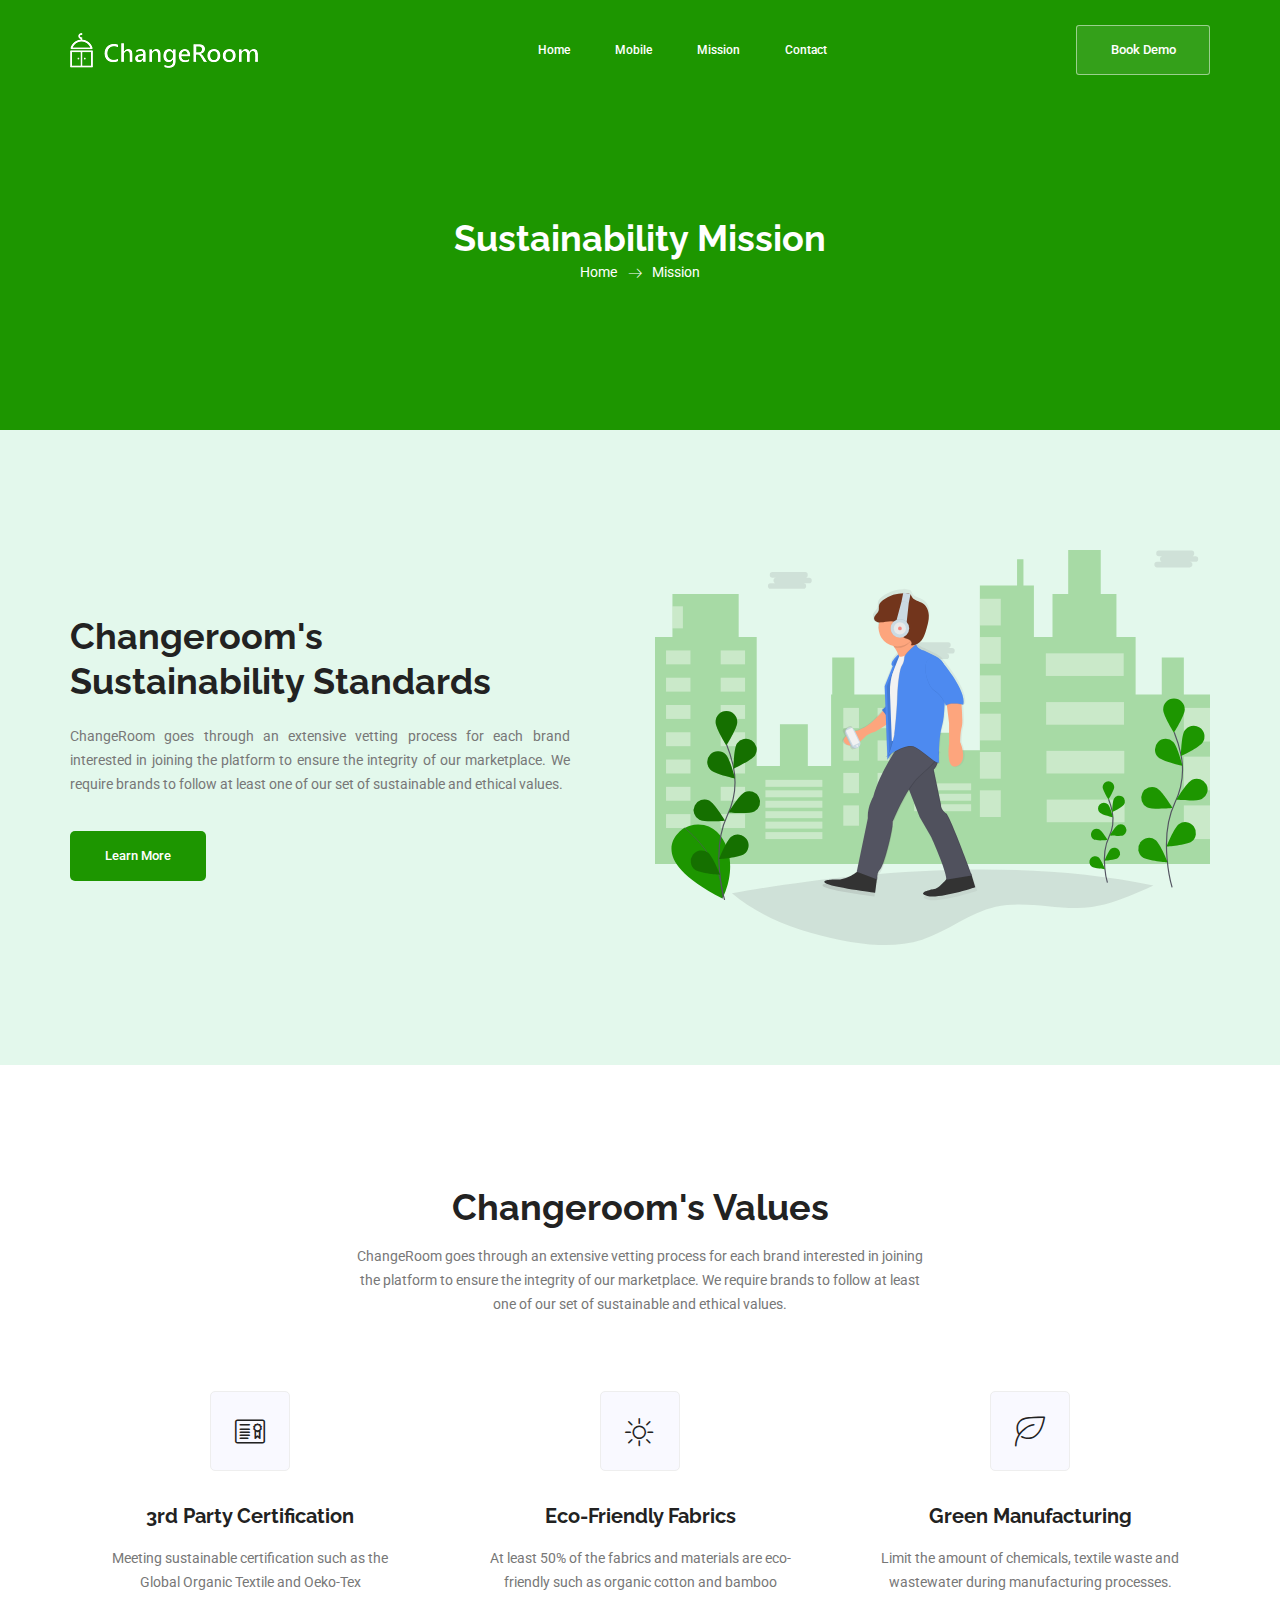
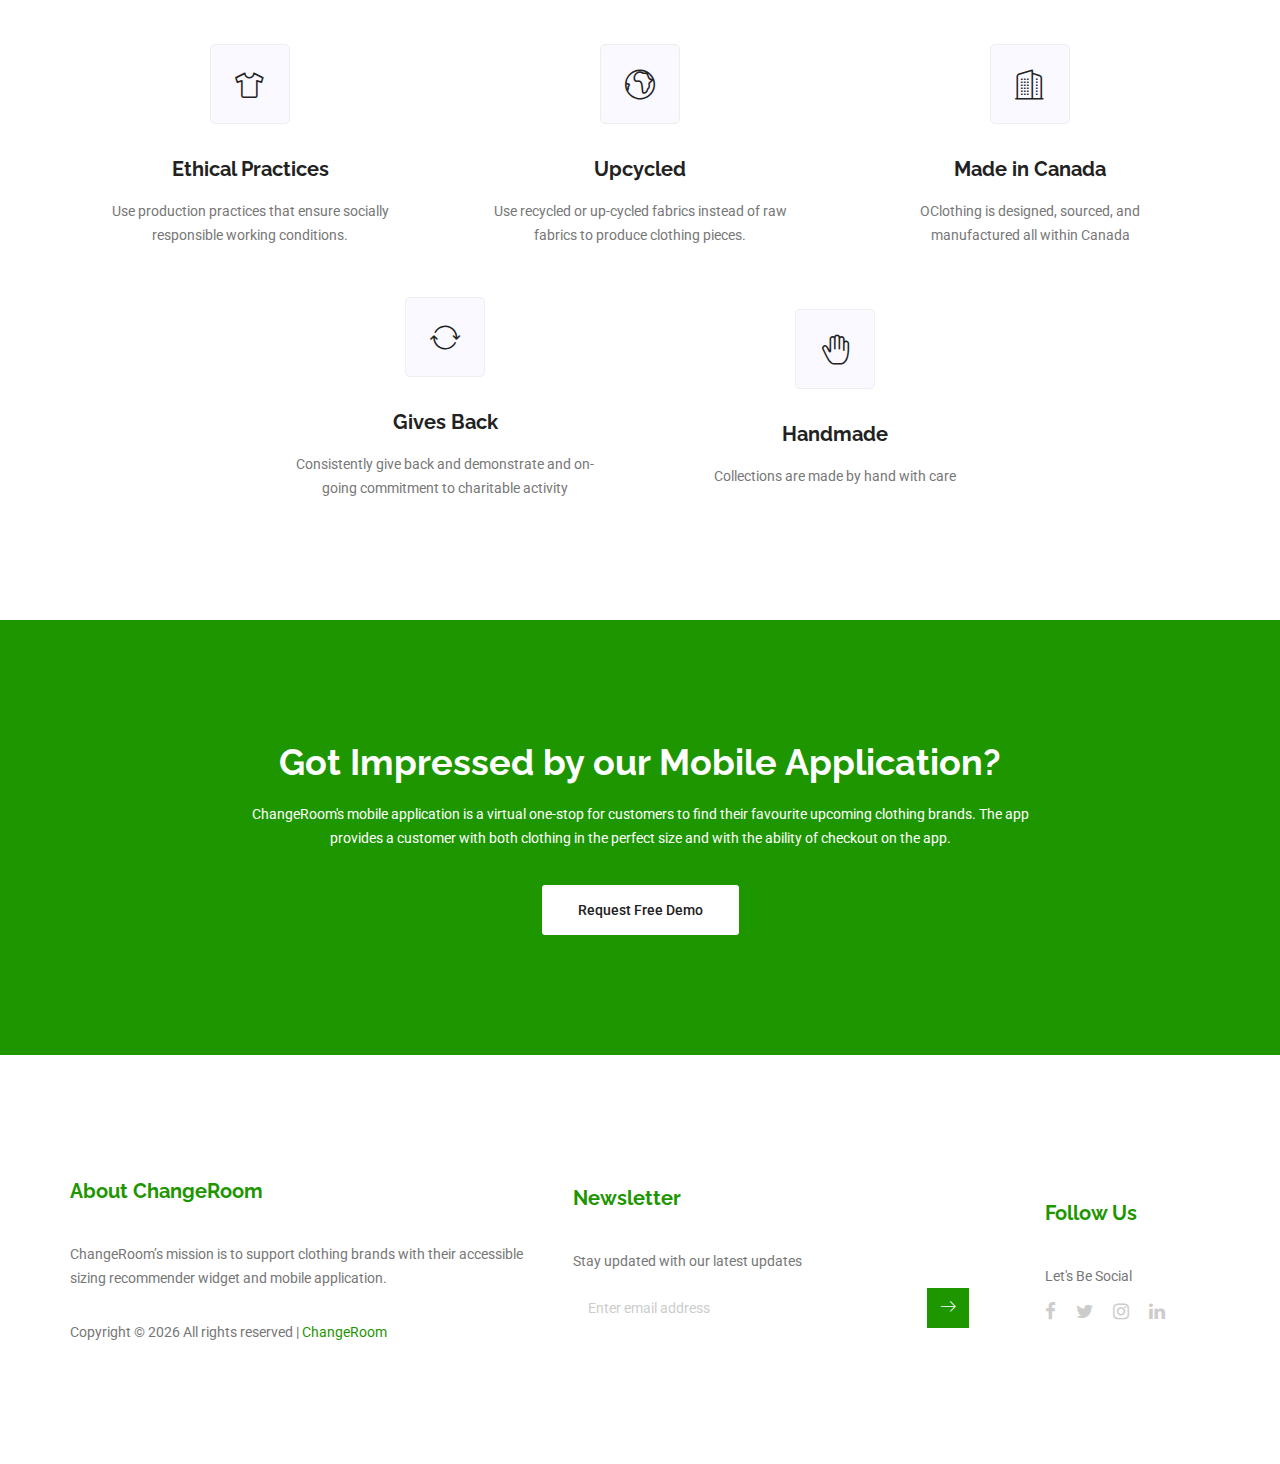
<file: web.html>
<!doctype html>
<html lang="en">

<head>
    <!-- Required meta tags -->
    <meta charset="utf-8">
    <meta name="viewport" content="width=device-width, initial-scale=1, shrink-to-fit=no">
    <link rel="icon" href="img/favicon.png" type="image/png">
    <title>ChangeRoom | Web App</title>
    <!-- Bootstrap CSS -->
    <link rel="stylesheet" href="css/bootstrap.css">
    <link rel="stylesheet" href="vendors/linericon/style.css">
    <link href="https://fonts.googleapis.com/css?family=Raleway:400,400i,600,700,700i&amp;subset=latin-ext" rel="stylesheet">
    <link rel="stylesheet" href="css/font-awesome.min.css">
    <link rel="stylesheet" href="vendors/owl-carousel/owl.carousel.min.css">
    <link rel="stylesheet" href="vendors/lightbox/simpleLightbox.css">
    <link rel="stylesheet" href="vendors/nice-select/css/nice-select.css">
    <link rel="stylesheet" href="vendors/animate-css/animate.css">
    <!-- main css -->
    <link rel="stylesheet" href="css/style.css">
    <link rel="stylesheet" href="css/responsive.css">
</head>

<body>

   <!--================Header Menu Area =================-->
   <header class="header_area">
    <div class="main_menu">
        <nav class="navbar navbar-expand-lg navbar-light">
            <div class="container box_1620">
                <!-- Brand and toggle get grouped for better mobile display -->
                <a class="navbar-brand logo_h" href="index.html"><img src="img/logo2.png" alt=""></a>
                <button class="navbar-toggler" type="button" data-toggle="collapse"
                    data-target="#navbarSupportedContent" aria-controls="navbarSupportedContent"
                    aria-expanded="false" aria-label="Toggle navigation">
                    <span class="icon-bar"></span>
                    <span class="icon-bar"></span>
                    <span class="icon-bar"></span>
                </button>
                <!-- Collect the nav links, forms, and other content for toggling -->
                <div class="collapse navbar-collapse offset" id="navbarSupportedContent">
                    <ul class="nav navbar-nav menu_nav justify-content-center">

                        <li class="nav-item active"><a class="nav-link" href="index.html">Home</a></li>
                        <li class="nav-item"><a class="nav-link" href="mobile.html">Mobile</a></li>
                        <li class="nav-item"><a class="nav-link" href="web.html">Mission</a></li>
                        <li class="nav-item"><a class="nav-link" href="contact.html">Contact</a></li>
                        <!-- <li class="nav-item submenu dropdown">
                            <a href="#" class="nav-link dropdown-toggle" data-toggle="dropdown" role="button"
                                aria-haspopup="true" aria-expanded="false">Details</a>
                            <ul class="dropdown-menu">
                                <li class="nav-item"><a class="nav-link" href="privacypolicy.html">Privacy
                                        Policy</a></li>
                                <li class="nav-item"><a class="nav-link" href="privacypolicy.html">Terms
                                        Conditions</a></li>
                            </ul>
                        </li> -->

                    </ul>
                    <ul class="nav navbar-nav navbar-right">
                        <li class="nav-item"><a href="contact.html" class="tickets_btn">Book Demo</a></li>
                    </ul>
                </div>
            </div>
        </nav>
    </div>
</header>
<!--================Header Menu Area =================-->

    <!--================Home Banner Area =================-->
    <section class="banner_area">
        <div class="banner_inner d-flex align-items-center">
            <div class="overlay bg-parallax" data-stellar-ratio="0.9" data-stellar-vertical-offset="0" data-background=""></div>
            <div class="container">
                <div class="banner_content text-center">
                    <h2>Sustainability Mission</h2>
                    <div class="page_link">
                        <a href="index.html">Home</a>
                        <a href="services.html">Mission</a>
                    </div>
                </div>
            </div>
        </div>
    </section>
    <!--================End Home Banner Area =================-->

    <!--================Made Life Area =================-->
    <section class="made_life_area p_120">
        <div class="container">
            <div class="made_life_inner">
                <div class="row made_life_text">
                    <div class="col-lg-6">
                        <div class="left_side_text">
                            <h3>Changeroom's <br />Sustainability Standards</h3>
                            <p>ChangeRoom goes through an extensive vetting process for each brand interested in joining the platform to ensure the integrity of our marketplace. We require brands to follow at least one of our set of sustainable and ethical values.</p>
                            <a class="main_btn" href="https://changeroomsizing-demo.myshopify.com/collections/tops/products/premium-short-sleeve-tshirt" target="_blank">Learn More</a>
                        </div>
                    </div>
                    <div class="col-lg-6">
                        <div class="chart_img">
                            <img class="img-fluid" src="img/desktop12.svg" alt="">
                        </div>
                    </div>
                </div>
            </div>
        </div>
    </section>
    <!--================End Made Life Area =================-->

    <!--================Work Area =================-->
    <section class="work_area p_120">
        <div class="container">
            <div class="main_title">
                <h2>Changeroom's Values</h2>
                <p>ChangeRoom goes through an extensive vetting process for each brand interested in joining the platform to ensure the integrity of our marketplace. We require brands to follow at least one of our set of sustainable and ethical values.</p>
            </div>
            <div class="work_inner row">
                <div class="col-lg-4">
                    <div class="work_item">
                        <i class="lnr lnr-license"></i>
                        <a href="#">
                            <h4>3rd Party Certification</h4>
                        </a>
                        <p>Meeting sustainable certification such as the Global Organic Textile and Oeko-Tex</p>
                    </div>
                </div>
                <div class="col-lg-4">
                    <div class="work_item">
                        <i class="lnr lnr-sun"></i>
                        <a href="#">
                            <h4>Eco-Friendly Fabrics</h4>
                        </a>
                        <p>At least 50% of the fabrics and materials  are eco-friendly such as organic cotton and bamboo</p>
                    </div>
                </div>
                <div class="col-lg-4">
                    <div class="work_item">
                        <i class="lnr lnr-leaf"></i>
                        <a href="#">
                            <h4>Green Manufacturing</h4>
                        </a>
                        <p>Limit the amount of chemicals, textile waste and wastewater during manufacturing processes.</p>
                    </div>
                </div>
                <div class="col-lg-4">
                    <div class="work_item">
                        <i class="lnr lnr-shirt"></i>
                        <a href="#">
                            <h4>Ethical Practices</h4>
                        </a>
                        <p>Use production practices that ensure socially responsible working conditions.</p>
                    </div>
                </div>
                <div class="col-lg-4">
                    <div class="work_item">
                        <i class="lnr lnr-earth"></i>
                        <a href="#">
                            <h4>Upcycled</h4>
                        </a>
                        <p>Use recycled or up-cycled fabrics instead of raw fabrics to produce clothing pieces.</p>
                    </div>
                </div>
                <div class="col-lg-4">
                    <div class="work_item">
                        <i class="lnr lnr-apartment"></i>
                        <a href="#">
                            <h4>Made in Canada</h4>
                        </a>
                        <p>OClothing is designed, sourced, and manufactured all within Canada</p>
                    </div>
                </div>
                <div class="col-lg-4">
                    <div class="work_item">
                        <i class="lnr lnr-sync"></i>
                        <a href="#">
                            <h4>Gives Back</h4>
                        </a>
                        <p>Consistently give back and demonstrate and on-going commitment to charitable activity</p>
                    </div>
                </div>
                <div class="col-lg-4">
                    <div class="work_item">
                        <i class="lnr lnr-hand"></i>
                        <a href="#">
                            <h4>Handmade</h4>
                        </a>
                        <p>Collections are made by hand with care</p>
                    </div>
                </div>
            </div>
        </div>
    </section>
    <!--================End Work Area =================-->



    <!--================Impress Area =================-->
    <section class="impress_area p_120" id="impress_area p_120">
        <div class="container">
            <div class="impress_inner">
                <h2>Got Impressed by our Mobile Application?</h2>
                <p>ChangeRoom's mobile application is a virtual one-stop for customers to find their favourite upcoming
                    clothing brands. The app provides a customer with both clothing in the perfect size and with the
                    ability of checkout on the app.</p>
                <a class="banner_btn2" href="contact.html">Request Free Demo</a>
            </div>
        </div>
    </section>
    <!--================End Impress Area =================-->

    <!--================Footer Area =================-->
    <footer class="footer_area p_120">
        <div class="container">
            <div class="row footer_inner">
                <div class="col-lg-5 col-sm-6">
                    <aside class="f_widget ab_widget">
                        <div class="f_title">
                            <h3>About ChangeRoom</h3>
                        </div>
                        <p>ChangeRoom’s mission is to support clothing brands with their accessible sizing recommender widget and mobile application.</p>
                        <p>
                            <!-- Link back to Changeroom -->
                            Copyright &copy;
                            <script>
                                document.write(new Date().getFullYear());
                            </script> All rights reserved | <i aria-hidden="true"></i><a href="https://changeroom.io" target="_blank">ChangeRoom</a>
                            <!-- Link back to Changeroom -->
                        </p>
                    </aside>
                </div>
                <div class="col-lg-5 col-sm-6">
                    <aside class="f_widget news_widget">
                        <div class="f_title">
                            <h3>Newsletter</h3>
                        </div>
                        <p>Stay updated with our latest updates</p>
                        <div id="mc_embed_signup">
                            <form target="_blank" action="https://spondonit.us12.list-manage.com/subscribe/post?u=1462626880ade1ac87bd9c93a&amp;id=92a4423d01" method="get" class="subscribe_form relative">
                                <div class="input-group d-flex flex-row">
                                    <input name="EMAIL" placeholder="Enter email address" onfocus="this.placeholder = ''" onblur="this.placeholder = 'Email Address '" required="" type="email">
                                    <button class="btn sub-btn"><span class="lnr lnr-arrow-right"></span></button>
                                </div>
                                <div class="mt-10 info"></div>
                            </form>
                        </div>
                    </aside>
                </div>

                <div class="col-lg-2">
                    <aside class="f_widget social_widget">
                        <div class="f_title">
                            <h3>Follow Us</h3>
                        </div>
                        <p>Let's Be Social</p>
                        <ul class="list">
                            <li><a href="#"><i class="fa fa-facebook fa-lg"></i></a></li>
                            <li><a href="#"><i class="fa fa-twitter fa-lg"></i></a></li>
                            <li><a href="#"><i class="fa fa-instagram fa-lg"></i></a></li>
                            <li><a href="#"><i class="fa fa-linkedin fa-lg"></i></a></li>
                        </ul>
                    </aside>
                </div>
            </div>
        </div>
    </footer>
    <!--================End Footer Area =================-->





    <!-- Optional JavaScript -->
    <!-- jQuery first, then Popper.js, then Bootstrap JS -->
    <script src="js/jquery-3.2.1.min.js"></script>
    <script src="js/popper.js"></script>
    <script src="js/bootstrap.min.js"></script>
    <script src="js/stellar.js"></script>
    <script src="vendors/lightbox/simpleLightbox.min.js"></script>
    <script src="vendors/nice-select/js/jquery.nice-select.min.js"></script>
    <script src="vendors/isotope/imagesloaded.pkgd.min.js"></script>
    <script src="vendors/isotope/isotope-min.js"></script>
    <script src="vendors/owl-carousel/owl.carousel.min.js"></script>
    <script src="js/jquery.ajaxchimp.min.js"></script>
    <script src="js/mail-script.js"></script>
    <script src="vendors/counter-up/jquery.waypoints.min.js"></script>
    <script src="vendors/counter-up/jquery.counterup.min.js"></script>
    <script src="js/theme.js"></script>
</body>

</html>
</file>
<file: vendors/linericon/style.css>
@font-face {
	font-family: 'Linearicons-Free';
	src:url('fonts/Linearicons-Free.eot?w118d');
	src:url('fonts/Linearicons-Free.eot?#iefixw118d') format('embedded-opentype'),
		url('fonts/Linearicons-Free.woff2?w118d') format('woff2'),
		url('fonts/Linearicons-Free.woff?w118d') format('woff'),
		url('fonts/Linearicons-Free.ttf?w118d') format('truetype'),
		url('fonts/Linearicons-Free.svg?w118d#Linearicons-Free') format('svg');
	font-weight: normal;
	font-style: normal;
}

.lnr {
	font-family: 'Linearicons-Free';
	speak: none;
	font-style: normal;
	font-weight: normal;
	font-variant: normal;
	text-transform: none;
	line-height: 1;

	/* Better Font Rendering =========== */
	-webkit-font-smoothing: antialiased;
	-moz-osx-font-smoothing: grayscale;
}

.lnr-home:before {
	content: "\e800";
	color: #35CE77;
}
.lnr-apartment:before {
	content: "\e801";
}
.lnr-pencil:before {
	content: "\e802";
}
.lnr-magic-wand:before {
	content: "\e803";
}
.lnr-drop:before {
	content: "\e804";
}
.lnr-lighter:before {
	content: "\e805";
}
.lnr-poop:before {
	content: "\e806";
}
.lnr-sun:before {
	content: "\e807";
}
.lnr-moon:before {
	content: "\e808";
}
.lnr-cloud:before {
	content: "\e809";
}
.lnr-cloud-upload:before {
	content: "\e80a";
}
.lnr-cloud-download:before {
	content: "\e80b";
}
.lnr-cloud-sync:before {
	content: "\e80c";
}
.lnr-cloud-check:before {
	content: "\e80d";
}
.lnr-database:before {
	content: "\e80e";
}
.lnr-lock:before {
	content: "\e80f";
}
.lnr-cog:before {
	content: "\e810";
}
.lnr-trash:before {
	content: "\e811";
}
.lnr-dice:before {
	content: "\e812";
}
.lnr-heart:before {
	content: "\e813";
}
.lnr-star:before {
	content: "\e814";
}
.lnr-star-half:before {
	content: "\e815";
}
.lnr-star-empty:before {
	content: "\e816";
}
.lnr-flag:before {
	content: "\e817";
}
.lnr-envelope:before {
	content: "\e818";
	color: #35CE77;

}
.lnr-paperclip:before {
	content: "\e819";
}
.lnr-inbox:before {
	content: "\e81a";
}
.lnr-eye:before {
	content: "\e81b";
}
.lnr-printer:before {
	content: "\e81c";
}
.lnr-file-empty:before {
	content: "\e81d";
}
.lnr-file-add:before {
	content: "\e81e";
}
.lnr-enter:before {
	content: "\e81f";
}
.lnr-exit:before {
	content: "\e820";
}
.lnr-graduation-hat:before {
	content: "\e821";
}
.lnr-license:before {
	content: "\e822";
}
.lnr-music-note:before {
	content: "\e823";
}
.lnr-film-play:before {
	content: "\e824";
}
.lnr-camera-video:before {
	content: "\e825";
}
.lnr-camera:before {
	content: "\e826";
}
.lnr-picture:before {
	content: "\e827";
}
.lnr-book:before {
	content: "\e828";
}
.lnr-bookmark:before {
	content: "\e829";
}
.lnr-user:before {
	content: "\e82a";
}
.lnr-users:before {
	content: "\e82b";
}
.lnr-shirt:before {
	content: "\e82c";
}
.lnr-industry:before {
	content:"\f275"
}
.lnr-store:before {
	content: "\e82d";
}
.lnr-cart:before {
	content: "\e82e";
}
.lnr-tag:before {
	content: "\e82f";
}
.lnr-phone-handset:before {
	content: "\e830";
	color: #35CE77;

}
.lnr-phone:before {
	content: "\e831";
	
}
.lnr-pushpin:before {
	content: "\e832";
}
.lnr-map-marker:before {
	content: "\e833";
}
.lnr-map:before {
	content: "\e834";
}
.lnr-location:before {
	content: "\e835";
}
.lnr-calendar-full:before {
	content: "\e836";
}
.lnr-keyboard:before {
	content: "\e837";
}
.lnr-spell-check:before {
	content: "\e838";
}
.lnr-screen:before {
	content: "\e839";
}
.lnr-smartphone:before {
	content: "\e83a";
}
.lnr-tablet:before {
	content: "\e83b";
}
.lnr-laptop:before {
	content: "\e83c";
}
.lnr-laptop-phone:before {
	content: "\e83d";
}
.lnr-power-switch:before {
	content: "\e83e";
}
.lnr-bubble:before {
	content: "\e83f";
}
.lnr-heart-pulse:before {
	content: "\e840";
}
.lnr-construction:before {
	content: "\e841";
}
.lnr-pie-chart:before {
	content: "\e842";
}
.lnr-chart-bars:before {
	content: "\e843";
}
.lnr-gift:before {
	content: "\e844";
}
.lnr-diamond:before {
	content: "\e845";
}
.lnr-linearicons:before {
	content: "\e846";
}
.lnr-dinner:before {
	content: "\e847";
}
.lnr-coffee-cup:before {
	content: "\e848";
}
.lnr-leaf:before {
	content: "\e849";
}
.lnr-paw:before {
	content: "\e84a";
}
.lnr-rocket:before {
	content: "\e84b";
}
.lnr-briefcase:before {
	content: "\e84c";
}
.lnr-bus:before {
	content: "\e84d";
}
.lnr-car:before {
	content: "\e84e";
}
.lnr-train:before {
	content: "\e84f";
}
.lnr-bicycle:before {
	content: "\e850";
}
.lnr-wheelchair:before {
	content: "\e851";
}
.lnr-select:before {
	content: "\e852";
}
.lnr-earth:before {
	content: "\e853";
}
.lnr-smile:before {
	content: "\e854";
}
.lnr-sad:before {
	content: "\e855";
}
.lnr-neutral:before {
	content: "\e856";
}
.lnr-mustache:before {
	content: "\e857";
}
.lnr-alarm:before {
	content: "\e858";
}
.lnr-bullhorn:before {
	content: "\e859";
}
.lnr-volume-high:before {
	content: "\e85a";
}
.lnr-volume-medium:before {
	content: "\e85b";
}
.lnr-volume-low:before {
	content: "\e85c";
}
.lnr-volume:before {
	content: "\e85d";
}
.lnr-mic:before {
	content: "\e85e";
}
.lnr-hourglass:before {
	content: "\e85f";
}
.lnr-undo:before {
	content: "\e860";
}
.lnr-redo:before {
	content: "\e861";
}
.lnr-sync:before {
	content: "\e862";
}
.lnr-history:before {
	content: "\e863";
}
.lnr-clock:before {
	content: "\e864";
}
.lnr-download:before {
	content: "\e865";
}
.lnr-upload:before {
	content: "\e866";
}
.lnr-enter-down:before {
	content: "\e867";
}
.lnr-exit-up:before {
	content: "\e868";
}
.lnr-bug:before {
	content: "\e869";
}
.lnr-code:before {
	content: "\e86a";
}
.lnr-link:before {
	content: "\e86b";
}
.lnr-unlink:before {
	content: "\e86c";
}
.lnr-thumbs-up:before {
	content: "\e86d";
}
.lnr-thumbs-down:before {
	content: "\e86e";
}
.lnr-magnifier:before {
	content: "\e86f";
}
.lnr-cross:before {
	content: "\e870";
}
.lnr-menu:before {
	content: "\e871";
}
.lnr-list:before {
	content: "\e872";
}
.lnr-chevron-up:before {
	content: "\e873";
}
.lnr-chevron-down:before {
	content: "\e874";
}
.lnr-chevron-left:before {
	content: "\e875";
}
.lnr-chevron-right:before {
	content: "\e876";
}
.lnr-arrow-up:before {
	content: "\e877";
}
.lnr-arrow-down:before {
	content: "\e878";
}
.lnr-arrow-left:before {
	content: "\e879";
}
.lnr-arrow-right:before {
	content: "\e87a";
}
.lnr-move:before {
	content: "\e87b";
}
.lnr-warning:before {
	content: "\e87c";
}
.lnr-question-circle:before {
	content: "\e87d";
}
.lnr-menu-circle:before {
	content: "\e87e";
}
.lnr-checkmark-circle:before {
	content: "\e87f";
}
.lnr-cross-circle:before {
	content: "\e880";
}
.lnr-plus-circle:before {
	content: "\e881";
}
.lnr-circle-minus:before {
	content: "\e882";
}
.lnr-arrow-up-circle:before {
	content: "\e883";
}
.lnr-arrow-down-circle:before {
	content: "\e884";
}
.lnr-arrow-left-circle:before {
	content: "\e885";
}
.lnr-arrow-right-circle:before {
	content: "\e886";
}
.lnr-chevron-up-circle:before {
	content: "\e887";
}
.lnr-chevron-down-circle:before {
	content: "\e888";
}
.lnr-chevron-left-circle:before {
	content: "\e889";
}
.lnr-chevron-right-circle:before {
	content: "\e88a";
}
.lnr-crop:before {
	content: "\e88b";
}
.lnr-frame-expand:before {
	content: "\e88c";
}
.lnr-frame-contract:before {
	content: "\e88d";
}
.lnr-layers:before {
	content: "\e88e";
}
.lnr-funnel:before {
	content: "\e88f";
}
.lnr-text-format:before {
	content: "\e890";
}
.lnr-text-format-remove:before {
	content: "\e891";
}
.lnr-text-size:before {
	content: "\e892";
}
.lnr-bold:before {
	content: "\e893";
}
.lnr-italic:before {
	content: "\e894";
}
.lnr-underline:before {
	content: "\e895";
}
.lnr-strikethrough:before {
	content: "\e896";
}
.lnr-highlight:before {
	content: "\e897";
}
.lnr-text-align-left:before {
	content: "\e898";
}
.lnr-text-align-center:before {
	content: "\e899";
}
.lnr-text-align-right:before {
	content: "\e89a";
}
.lnr-text-align-justify:before {
	content: "\e89b";
}
.lnr-line-spacing:before {
	content: "\e89c";
}
.lnr-indent-increase:before {
	content: "\e89d";
}
.lnr-indent-decrease:before {
	content: "\e89e";
}
.lnr-pilcrow:before {
	content: "\e89f";
}
.lnr-direction-ltr:before {
	content: "\e8a0";
}
.lnr-direction-rtl:before {
	content: "\e8a1";
}
.lnr-page-break:before {
	content: "\e8a2";
}
.lnr-sort-alpha-asc:before {
	content: "\e8a3";
}
.lnr-sort-amount-asc:before {
	content: "\e8a4";
}
.lnr-hand:before {
	content: "\e8a5";
}
.lnr-pointer-up:before {
	content: "\e8a6";
}
.lnr-pointer-right:before {
	content: "\e8a7";
}
.lnr-pointer-down:before {
	content: "\e8a8";
}
.lnr-pointer-left:before {
	content: "\e8a9";
}
</file>
<file: vendors/nice-select/css/nice-select.css>
.nice-select {
  -webkit-tap-highlight-color: transparent;
  background-color: #fff;
  border-radius: 5px;
  border: solid 1px #e8e8e8;
  box-sizing: border-box;
  clear: both;
  cursor: pointer;
  display: block;
  float: left;
  font-family: inherit;
  font-size: 14px;
  font-weight: normal;
  height: 42px;
  line-height: 40px;
  outline: none;
  padding-left: 18px;
  padding-right: 30px;
  position: relative;
  text-align: left !important;
  -webkit-transition: all 0.2s ease-in-out;
  transition: all 0.2s ease-in-out;
  -webkit-user-select: none;
     -moz-user-select: none;
      -ms-user-select: none;
          user-select: none;
  white-space: nowrap;
  width: auto; }
  .nice-select:hover {
    border-color: #dbdbdb; }
  .nice-select:active, .nice-select.open, .nice-select:focus {
    border-color: #999; }
  .nice-select:after {
    border-bottom: 2px solid #999;
    border-right: 2px solid #999;
    content: '';
    display: block;
    height: 5px;
    margin-top: -4px;
    pointer-events: none;
    position: absolute;
    right: 12px;
    top: 50%;
    -webkit-transform-origin: 66% 66%;
        -ms-transform-origin: 66% 66%;
            transform-origin: 66% 66%;
    -webkit-transform: rotate(45deg);
        -ms-transform: rotate(45deg);
            transform: rotate(45deg);
    -webkit-transition: all 0.15s ease-in-out;
    transition: all 0.15s ease-in-out;
    width: 5px; }
  .nice-select.open:after {
    -webkit-transform: rotate(-135deg);
        -ms-transform: rotate(-135deg);
            transform: rotate(-135deg); }
  .nice-select.open .list {
    opacity: 1;
    pointer-events: auto;
    -webkit-transform: scale(1) translateY(0);
        -ms-transform: scale(1) translateY(0);
            transform: scale(1) translateY(0); }
  .nice-select.disabled {
    border-color: #ededed;
    color: #999;
    pointer-events: none; }
    .nice-select.disabled:after {
      border-color: #cccccc; }
  .nice-select.wide {
    width: 100%; }
    .nice-select.wide .list {
      left: 0 !important;
      right: 0 !important; }
  .nice-select.right {
    float: right; }
    .nice-select.right .list {
      left: auto;
      right: 0; }
  .nice-select.small {
    font-size: 12px;
    height: 36px;
    line-height: 34px; }
    .nice-select.small:after {
      height: 4px;
      width: 4px; }
    .nice-select.small .option {
      line-height: 34px;
      min-height: 34px; }
  .nice-select .list {
    background-color: #fff;
    border-radius: 5px;
    box-shadow: 0 0 0 1px rgba(68, 68, 68, 0.11);
    box-sizing: border-box;
    margin-top: 4px;
    opacity: 0;
    overflow: hidden;
    padding: 0;
    pointer-events: none;
    position: absolute;
    top: 100%;
    left: 0;
    -webkit-transform-origin: 50% 0;
        -ms-transform-origin: 50% 0;
            transform-origin: 50% 0;
    -webkit-transform: scale(0.75) translateY(-21px);
        -ms-transform: scale(0.75) translateY(-21px);
            transform: scale(0.75) translateY(-21px);
    -webkit-transition: all 0.2s cubic-bezier(0.5, 0, 0, 1.25), opacity 0.15s ease-out;
    transition: all 0.2s cubic-bezier(0.5, 0, 0, 1.25), opacity 0.15s ease-out;
    z-index: 9; }
    .nice-select .list:hover .option:not(:hover) {
      background-color: transparent !important; }
  .nice-select .option {
    cursor: pointer;
    font-weight: 400;
    line-height: 40px;
    list-style: none;
    min-height: 40px;
    outline: none;
    padding-left: 18px;
    padding-right: 29px;
    text-align: left;
    -webkit-transition: all 0.2s;
    transition: all 0.2s; }
    .nice-select .option:hover, .nice-select .option.focus, .nice-select .option.selected.focus {
      background-color: #f6f6f6; }
    .nice-select .option.selected {
      font-weight: bold; }
    .nice-select .option.disabled {
      background-color: transparent;
      color: #999;
      cursor: default; }

.no-csspointerevents .nice-select .list {
  display: none; }

.no-csspointerevents .nice-select.open .list {
  display: block; }
</file>
<file: css/style.css>
/*=====================================================================
@Developed By: ChangeRoom

@Default Styles

Table of Content:
01/ Variables
02/ predefin
03/ header
04/ button
05/ banner
06/ breadcrumb
07/ about
08/ team
09/ project
10/ price
11/ team
12/ blog
13/ video
14/ features
15/ career
16/ contact
17/ footer

=====================================================================*/


/*----------------------------------------------------*/


/*font Variables*/


/*Color Variables*/


/*=================== fonts ====================*/

@import url("https://fonts.googleapis.com/css?family=Heebo:300,400,500,700|Roboto:300,400,500,700");

/*---------------------------------------------------- */


/*----------------------------------------------------*/

.list {
    list-style: none;
    margin: 0px;
    padding: 0px;
    
}

a {
    text-decoration: none;
    transition: all 0.3s ease-in-out;
}

a:hover,
a:focus {
    text-decoration: none;
    outline: none;
}

.row.m0 {
    margin: 0px;
}

body {
    line-height: 24px;
    font-size: 14px;
    font-family: "Roboto", sans-serif;
    font-weight: normal;
    color: #777777;
}

h1 {
    color: #393939;
    font: 700 3rem/3.5rem "Raleway", sans-serif;
}

h2 {
    color: #393939;
    font: 700 2.25rem/2.75rem "Raleway", sans-serif;
}

h3 {
    color: #393939;
    font: 700 1.75rem/2rem "Raleway", sans-serif;
}

h4 {
    color: #393939;
    font: 700 1.375rem/1.875rem "Raleway", sans-serif;
}

h5 {
    color: #393939;
    font: 700 1.125rem/1.625rem "Raleway", sans-serif;
}

h6 {
    color: #393939;
    font: 700 1rem/1.5rem "Raleway", sans-serif;
}

.p-large {
    width: 55%;
    margin-right: auto;
    margin-left: auto;
    font: 400 1rem/1.5rem "Raleway", sans-serif;
}

.p-small {
    font: 400 0.75rem/1.25rem "Raleway", sans-serif;
}

.p-heading {
    width: 55%;
    margin-right: auto;
    margin-left: auto;
    margin-bottom: 3.875rem;
}

button:focus {
    outline: none;
    box-shadow: none;
}

.p_120 {
    padding-top: 120px;
    padding-bottom: 120px;
}

#policy {
    display: inline;
}

.p_footer {
    padding-top: 120px;
    padding-bottom: 20px;
}

.pad_top {
    padding-top: 120px;
}

.pad_btm {
    padding-top: 50px;
    padding-bottom: 120px;
}

.mt-25 {
    margin-top: 25px;
}

.p0 {
    padding-left: 0px;
    padding-right: 0px;
}
.subtext{
    font-size: 15px;
}
.appImg{
    border:1px grey solid; 
    border-radius: 5px;
    max-width: 100%;
}
.errorImg{
    border:1px rgb(216, 216, 216) solid; 
    border-radius: 5px;
    max-width: 100%;
    margin-bottom: 10px;
}
.docSteps{
    margin-bottom: 25px;
}


@media (min-width: 1200px) {
    .container {
        max-width: 1170px;
    }
}

@media (min-width: 1620px) {
    .box_1620 {
        max-width: 1650px;
        margin: auto;
    }
}

.white_bg {
    background: #fff !important;
}


/* Main Title Area css
============================================================================================ */

.main_title {
    text-align: center;
    margin-bottom: 75px;
}

.main_title h2 {
    font-family: "raleway", sans-serif;
    font-size: 36px;
    color: #222222;
    font-weight: bold;
    margin-bottom: 15px;
    text-transform: capitalize;
}

.main_title p {
    font-size: 14px;
    font-family: "Roboto", sans-serif;
    line-height: 24px;
    color: #777777;
    margin-bottom: 0px;
    max-width: 570px;
    margin: auto;
}

.main_title.white h2 {
    color: #fff;
}

.main_title.white p {
    color: #fff;
    opacity: .6;
}


/* End Main Title Area css
============================================================================================ */


/*---------------------------------------------------- */


/*----------------------------------------------------*/

.header_area {
    position: absolute;
    width: 100%;
    top: 0;
    left: 0;
    z-index: 99;
    transition: background 0.4s, all 0.3s linear;
}

.header_area .navbar-brand {
    margin-right: 30px;
}

.header_area .menu_nav {
    width: 100%;
}

.header_area .navbar {
    background: transparent;
    padding: 0px;
    border: 0px;
    border-radius: 0px;
    width: 100%;
}

.header_area .navbar .nav .nav-item {
    margin-right: 45px;
}

.header_area .navbar .nav .nav-item .nav-link {
    font: 500 12px/100px "Roboto", sans-serif;
    text-transform: capitalize;
    color: #fff;
    padding: 0px;
    display: inline-block;
}

.header_area .navbar .nav .nav-item .nav-link:after {
    display: none;
}

.header_area .navbar .nav .nav-item.submenu {
    position: relative;
}

.header_area .navbar .nav .nav-item.submenu ul {
    border: none;
    padding: 0px;
    border-radius: 0px;
    box-shadow: none;
    margin: 0px;
    background: #fff;
}

@media (min-width: 992px) {
    .header_area .navbar .nav .nav-item.submenu ul {
        position: absolute;
        top: 120%;
        left: 0px;
        min-width: 200px;
        text-align: left;
        opacity: 0;
        transition: all 300ms ease-in;
        visibility: hidden;
        display: block;
        border: none;
        padding: 0px;
        border-radius: 0px;
        box-shadow: 0px 10px 30px 0px rgba(0, 0, 0, 0.4);
    }
}

.header_area .navbar .nav .nav-item.submenu ul:before {
    content: "";
    width: 0;
    height: 0;
    border-style: solid;
    border-width: 10px 10px 0 10px;
    border-color: #eeeeee transparent transparent transparent;
    position: absolute;
    right: 24px;
    top: 45px;
    z-index: 3;
    opacity: 0;
    transition: all 400ms linear;
}

.header_area .navbar .nav .nav-item.submenu ul .nav-item {
    display: block;
    float: none;
    margin-right: 0px;
    border-bottom: 1px solid #ededed;
    margin-left: 0px;
    transition: all 0.4s linear;
}

.header_area .navbar .nav .nav-item.submenu ul .nav-item .nav-link {
    line-height: 45px;
    color: #222222;
    padding: 0px 30px;
    transition: all 150ms linear;
    display: block;
    margin-right: 0px;
}

.header_area .navbar .nav .nav-item.submenu ul .nav-item:last-child {
    border-bottom: none;
}

.header_area .navbar .nav .nav-item.submenu ul .nav-item:hover .nav-link {
    background-image: -moz-linear-gradient(270deg, #1d9600  100%, rgb(235, 245, 220) 100%);
    background-image: -webkit-linear-gradient(270deg, #1d9600  100%, rgb(235, 245, 220) 100%);
    background-image: -ms-linear-gradient(270deg, #1d9600  100%, rgb(235, 245, 220) 100%);
    color: #fff;
}

@media (min-width: 992px) {
    .header_area .navbar .nav .nav-item.submenu:hover ul {
        visibility: visible;
        opacity: 1;
        top: 100%;
    }
}

.header_area .navbar .nav .nav-item.submenu:hover ul .nav-item {
    margin-top: 0px;
}

.header_area .navbar .nav .nav-item:last-child {
    margin-right: 0px;
}

.header_area .navbar .search {
    font-size: 12px;
    line-height: 60px;
    display: inline-block;
    color: #222222;
    margin-left: 80px;
}

.header_area .navbar .search i {
    font-weight: 600;
}

.header_area.navbar_fixed .main_menu {
    position: fixed;
    width: 100%;
    top: -70px;
    left: 0;
    right: 0;
    background: #1d9600 ;
    transform: translateY(70px);
    transition: transform 500ms ease, background 500ms ease;
    -webkit-transition: transform 500ms ease, background 500ms ease;
    box-shadow: 0px 3px 16px 0px rgba(0, 0, 0, 0.1);
}

.header_area.navbar_fixed .main_menu .navbar .nav .nav-item .nav-link {
    line-height: 70px;
}

@media (min-width: 992px) {
    .header_area.white_menu .navbar .navbar-brand img {
        display: none;
    }
    .header_area.white_menu .navbar .navbar-brand img+img {
        display: inline-block;
    }
}

@media (max-width: 991px) {
    .header_area.white_menu .navbar .navbar-brand img {
        display: inline-block;
    }
    .header_area.white_menu .navbar .navbar-brand img+img {
        display: none;
    }
}

.header_area.white_menu .navbar .nav .nav-item .nav-link {
    color: #fff;
}

.header_area.white_menu.navbar_fixed .main_menu .navbar .navbar-brand img {
    display: inline-block;
}

.header_area.white_menu.navbar_fixed .main_menu .navbar .navbar-brand img+img {
    display: none;
}

.header_area.white_menu.navbar_fixed .main_menu .navbar .nav .nav-item .nav-link {
    line-height: 70px;
    color: #222222;
}

.top_menu {
    background: #ec9d5f;
}

.top_menu .float-left a {
    line-height: 40px;
    display: inline-block;
    color: #fff;
    font-family: "Roboto", sans-serif;
    text-transform: capitalize;
    font-size: 12px;
    margin-right: 50px;
    transition: all 300ms linear 0s;
}

.top_menu .float-left a:last-child {
    margin-right: 0px;
}

.top_menu .float-left a:hover {
    color: #1d9600 ;
}

.top_menu .float-right .pur_btn {
    background: #1d9600 ;
    color: #fff;
    font-family: "Roboto", sans-serif;
    line-height: 40px;
    display: block;
    padding: 0px 40px;
    font-weight: 500;
    font-size: 12px;
}


/*---------------------------------------------------- */


/*----------------------------------------------------*/


/* Home Banner Area css
============================================================================================ */

.home_banner_area {
    z-index: 1;
    background-image: -moz-linear-gradient(270deg, #1d9600  50%, rgb(232, 245, 220) 100%);
    background-image: -webkit-linear-gradient(270deg, #1d9600  50%, rgb(229, 245, 220) 100%);
    background-image: -ms-linear-gradient(270deg,  #1d9600  50%, rgb(235, 245, 220) 100%);
}

.home_banner_area h2 {
    color: #ffffff;
}

.home_banner_area .banner_inner {
    width: 100%;
}

.home_banner_area .banner_inner .home_left_img {
    padding-top: 230px;
    padding-bottom: 230px;
}

.home_banner_area .banner_inner .col-lg-5 {
    vertical-align: middle;
    align-self: center;
}

.home_banner_area .banner_inner .banner_content {
    text-align: left;
    color: #fff;
}

.home_banner_area .banner_inner .banner_content h2 {
    margin-top: 0px;
    font-size: 48px;
    font-weight: bold;
    font-family: "raleway", sans-serif;
    line-height: 54px;
    margin-bottom: 20px;
}

.home_banner_area .banner_inner .banner_content p {
    color: #fff;
    font-family: "Roboto", sans-serif;
    margin-bottom: 35px;
}

.home_banner_area .banner_inner .banner_content .banner_map_img {
    text-align: right;
}

.home_banner_area .banner_inner .banner_content .banner_btn {
    margin-right: 10px;
}

.home_banner_area .banner_inner .banner_content .banner_btn2 {
    margin-right: 10px;
}

.blog_banner {
    min-height: 780px;
    position: relative;
    z-index: 1;
    overflow: hidden;
    margin-bottom: 0px;
}

.blog_banner .banner_inner {
    background: #04091e;
    position: relative;
    overflow: hidden;
    width: 100%;
    min-height: 780px;
    z-index: 1;
}

.blog_banner .banner_inner .overlay {
    background: url(../img/banner/banner-2.jpg) no-repeat scroll center center;
    opacity: .5;
    height: 125%;
    position: absolute;
    left: 0px;
    top: 0px;
    width: 100%;
    z-index: -1;
}

.blog_banner .banner_inner .blog_b_text {
    max-width: 700px;
    margin: auto;
    color: #fff;
    margin-top: 40px;
}

.blog_banner .banner_inner .blog_b_text h2 {
    font-size: 60px;
    font-weight: 500;
    font-family: "Roboto", sans-serif;
    line-height: 66px;
    margin-bottom: 15px;
}

.blog_banner .banner_inner .blog_b_text p {
    font-size: 16px;
    margin-bottom: 35px;
}

.blog_banner .banner_inner .blog_b_text .white_bg_btn {
    line-height: 42px;
    padding: 0px 45px;
}

.banner_box {
    max-width: 1620px;
    margin: auto;
}

.banner_area {
    position: relative;
    z-index: 1;
    min-height: 430px;
}

.banner_area .banner_inner {
    position: relative;
    overflow: hidden;
    width: 100%;
    min-height: 430px;
    background: #1d9600 ;
    z-index: 1;
}

.banner_area .banner_inner .banner_content {
    margin-top: 70px;
}

.banner_area .banner_inner .banner_content h2 {
    color: #fff;
    font-size: 36px;
    font-family: "raleway", sans-serif;
    margin-bottom: 0px;
    text-transform: capitalize;
    font-weight: bold;
}

.banner_area .banner_inner .banner_content .page_link a {
    font-size: 14px;
    color: #fff;
    font-family: "Roboto", sans-serif;
    margin-right: 32px;
    position: relative;
}

.banner_area .banner_inner .banner_content .page_link a:before {
    content: "\e87a";
    font-family: 'Linearicons-Free';
    font-size: 14px;
    position: absolute;
    right: -25px;
    top: 54%;
    transform: translateY(-50%);
}

.banner_area .banner_inner .banner_content .page_link a:last-child {
    margin-right: 0px;
}

.banner_area .banner_inner .banner_content .page_link a:last-child:before {
    display: none;
}


/* End Home Banner Area css
============================================================================================ */


/*---------------------------------------------------- */


/*----------------------------------------------------*/


/* Latest Blog Area css
============================================================================================ */


/* End Latest Blog Area css
============================================================================================ */


/* Causes Area css
============================================================================================ */

.causes_slider .owl-dots {
    text-align: center;
    margin-top: 80px;
}

.causes_slider .owl-dots .owl-dot {
    height: 14px;
    width: 14px;
    background: #eeeeee;
    display: inline-block;
    margin-right: 7px;
}

.causes_slider .owl-dots .owl-dot:last-child {
    margin-right: 0px;
}

.causes_slider .owl-dots .owl-dot.active {
    background: #1d9600 ;
}

.causes_item {
    background: #fff;
}

.causes_item .causes_img {
    position: relative;
}

.causes_item .causes_img .c_parcent {
    position: absolute;
    bottom: 0px;
    width: 100%;
    left: 0px;
    height: 3px;
    background: rgba(255, 255, 255, 0.5);
}

.causes_item .causes_img .c_parcent span {
    width: 70%;
    height: 3px;
    background: #1d9600 ;
    position: absolute;
    left: 0px;
    bottom: 0px;
}

.causes_item .causes_img .c_parcent span:before {
    content: "75%";
    position: absolute;
    right: -10px;
    bottom: 0px;
    background: #1d9600 ;
    color: #fff;
    padding: 0px 5px;
}

.causes_item .causes_text {
    padding: 30px 35px 40px 30px;
}

.causes_item .causes_text h4 {
    color: #222222;
    font-family: "Roboto", sans-serif;
    font-size: 18px;
    font-weight: 600;
    margin-bottom: 15px;
    cursor: pointer;
}

.causes_item .causes_text h4:hover {
    color: #1d9600 ;
}

.causes_item .causes_text p {
    font-size: 14px;
    line-height: 24px;
    color: #777777;
    font-weight: 300;
    margin-bottom: 0px;
}

.causes_item .causes_bottom a {
    width: 50%;
    border: 1px solid #1d9600 ;
    text-align: center;
    float: left;
    line-height: 50px;
    background: #1d9600 ;
    color: #fff;
    font-family: "Roboto", sans-serif;
    font-size: 14px;
    font-weight: 500;
}

.causes_item .causes_bottom a+a {
    border-color: #eeeeee;
    background: #fff;
    font-size: 14px;
    color: #222222;
}


/* End Causes Area css
============================================================================================ */


/*================= latest_blog_area css =============*/

.single-recent-blog-post {
    margin-bottom: 30px;
}

.single-recent-blog-post .thumb {
    overflow: hidden;
}

.single-recent-blog-post .thumb img {
    transition: all 0.7s linear;
}

.single-recent-blog-post .details {
    padding-top: 30px;
}

.single-recent-blog-post .details .sec_h4 {
    line-height: 24px;
    padding: 10px 0px 13px;
    transition: all 0.3s linear;
}

.single-recent-blog-post .details .sec_h4:hover {
    color: #777777;
}

.single-recent-blog-post .date {
    font-size: 14px;
    line-height: 24px;
    font-weight: 400;
}

.single-recent-blog-post:hover img {
    transform: scale(1.23) rotate(10deg);
}

.tags .tag_btn {
    font-size: 12px;
    font-weight: 500;
    line-height: 20px;
    border: 1px solid #eeeeee;
    display: inline-block;
    padding: 1px 18px;
    text-align: center;
    color: #222222;
}

.tags .tag_btn:before {
    background: #1d9600 ;
}

.tags .tag_btn+.tag_btn {
    margin-left: 2px;
}


/*========= blog_categorie_area css ===========*/

.blog_categorie_area {
    padding-top: 80px;
    padding-bottom: 80px;
}

.categories_post {
    position: relative;
    text-align: center;
    cursor: pointer;
}

.categories_post img {
    max-width: 100%;
}

.categories_post .categories_details {
    position: absolute;
    top: 20px;
    left: 20px;
    right: 20px;
    bottom: 20px;
    background: rgba(34, 34, 34, 0.8);
    color: #fff;
    transition: all 0.3s linear;
    display: flex;
    align-items: center;
    justify-content: center;
}

.categories_post .categories_details h5 {
    margin-bottom: 0px;
    font-size: 18px;
    line-height: 26px;
    text-transform: capitalize;
    color: #fff;
    position: relative;
}

.categories_post .categories_details p {
    font-weight: 300;
    font-size: 14px;
    line-height: 26px;
    margin-bottom: 0px;
}

.categories_post .categories_details .border_line {
    margin: 10px 0px;
    background: #fff;
    width: 100%;
    height: 1px;
}

.categories_post:hover .categories_details {
    background: rgba(56, 152, 248, 0.85);
}


/*============ blog_left_sidebar css ==============*/

.blog_item {
    margin-bottom: 40px;
}

.blog_info {
    padding-top: 30px;
}

.blog_info .post_tag {
    padding-bottom: 20px;
}

.blog_info .post_tag a {
    font: 300 14px/21px "Roboto", sans-serif;
    color: #222222;
}

.blog_info .post_tag a:hover {
    color: #777777;
}

.blog_info .post_tag a.active {
    color: #1d9600 ;
}

.blog_info .blog_meta li a {
    font: 300 14px/20px "Roboto", sans-serif;
    color: #777777;
    vertical-align: middle;
    padding-bottom: 12px;
    display: inline-block;
}

.blog_info .blog_meta li a i {
    color: #222222;
    font-size: 16px;
    font-weight: 600;
    padding-left: 15px;
    line-height: 20px;
    vertical-align: middle;
}

.blog_info .blog_meta li a:hover {
    color: #1d9600 ;
}

.blog_post img {
    max-width: 100%;
}

.blog_details {
    padding-top: 20px;
}

.blog_details h2 {
    font-size: 24px;
    line-height: 36px;
    color: #222222;
    font-weight: 600;
    transition: all 0.3s linear;
}

.blog_details h2:hover {
    color: #1d9600 ;
}

.blog_details p {
    margin-bottom: 26px;
}

.view_btn {
    font-size: 14px;
    line-height: 36px;
    display: inline-block;
    color: #222222;
    font-weight: 500;
    padding: 0px 30px;
    background: #fff;
}

.blog_right_sidebar {
    border: 1px solid #eeeeee;
    background: #fafaff;
    padding: 30px;
}

.blog_right_sidebar .widget_title {
    font-size: 18px;
    line-height: 25px;
    background: #1d9600 ;
    text-align: center;
    color: #fff;
    padding: 8px 0px;
    margin-bottom: 30px;
}

.blog_right_sidebar .search_widget .input-group .form-control {
    font-size: 14px;
    line-height: 29px;
    border: 0px;
    width: 100%;
    font-weight: 300;
    color: #fff;
    padding-left: 20px;
    border-radius: 45px;
    z-index: 0;
    background: #1d9600 ;
}

.blog_right_sidebar .search_widget .input-group .form-control.placeholder {
    color: #fff;
}

.blog_right_sidebar .search_widget .input-group .form-control:-moz-placeholder {
    color: #fff;
}

.blog_right_sidebar .search_widget .input-group .form-control::-moz-placeholder {
    color: #fff;
}

.blog_right_sidebar .search_widget .input-group .form-control::-webkit-input-placeholder {
    color: #fff;
}

.blog_right_sidebar .search_widget .input-group .form-control:focus {
    box-shadow: none;
}

.blog_right_sidebar .search_widget .input-group .btn-default {
    position: absolute;
    right: 20px;
    background: transparent;
    border: 0px;
    box-shadow: none;
    font-size: 14px;
    color: #fff;
    padding: 0px;
    top: 50%;
    transform: translateY(-50%);
    z-index: 1;
}

.blog_right_sidebar .author_widget {
    text-align: center;
}

.blog_right_sidebar .author_widget h4 {
    font-size: 18px;
    line-height: 20px;
    color: #222222;
    margin-bottom: 5px;
    margin-top: 30px;
}

.blog_right_sidebar .author_widget p {
    margin-bottom: 0px;
}

.blog_right_sidebar .author_widget .social_icon {
    padding: 7px 0px 15px;
}

.blog_right_sidebar .author_widget .social_icon a {
    font-size: 14px;
    color: #222222;
    transition: all 0.2s linear;
}

.blog_right_sidebar .author_widget .social_icon a+a {
    margin-left: 20px;
}

.blog_right_sidebar .author_widget .social_icon a:hover {
    color: #1d9600 ;
}

.blog_right_sidebar .popular_post_widget .post_item .media-body {
    justify-content: center;
    align-self: center;
    padding-left: 20px;
}

.blog_right_sidebar .popular_post_widget .post_item .media-body h3 {
    font-size: 14px;
    line-height: 20px;
    color: #222222;
    margin-bottom: 4px;
    transition: all 0.3s linear;
}

.blog_right_sidebar .popular_post_widget .post_item .media-body h3:hover {
    color: #1d9600 ;
}

.blog_right_sidebar .popular_post_widget .post_item .media-body p {
    font-size: 12px;
    line-height: 21px;
    margin-bottom: 0px;
}

.blog_right_sidebar .popular_post_widget .post_item+.post_item {
    margin-top: 20px;
}

.blog_right_sidebar .post_category_widget .cat-list li {
    border-bottom: 2px dotted #eee;
    transition: all 0.3s ease 0s;
    padding-bottom: 12px;
}

.blog_right_sidebar .post_category_widget .cat-list li a {
    font-size: 14px;
    line-height: 20px;
    color: #777;
}

.blog_right_sidebar .post_category_widget .cat-list li a p {
    margin-bottom: 0px;
}

.blog_right_sidebar .post_category_widget .cat-list li+li {
    padding-top: 15px;
}

.blog_right_sidebar .post_category_widget .cat-list li:hover {
    border-color: #1d9600 ;
}

.blog_right_sidebar .post_category_widget .cat-list li:hover a {
    color: #1d9600 ;
}

.blog_right_sidebar .newsletter_widget {
    text-align: center;
}

.blog_right_sidebar .newsletter_widget .form-group {
    margin-bottom: 8px;
}

.blog_right_sidebar .newsletter_widget .input-group-prepend {
    margin-right: -1px;
}

.blog_right_sidebar .newsletter_widget .input-group-text {
    background: #fff;
    border-radius: 0px;
    vertical-align: top;
    font-size: 12px;
    line-height: 36px;
    padding: 0px 0px 0px 15px;
    border: 1px solid #eeeeee;
    border-right: 0px;
}

.blog_right_sidebar .newsletter_widget .form-control {
    font-size: 12px;
    line-height: 24px;
    color: #cccccc;
    border: 1px solid #eeeeee;
    border-left: 0px;
    border-radius: 0px;
}

.blog_right_sidebar .newsletter_widget .form-control.placeholder {
    color: #cccccc;
}

.blog_right_sidebar .newsletter_widget .form-control:-moz-placeholder {
    color: #cccccc;
}

.blog_right_sidebar .newsletter_widget .form-control::-moz-placeholder {
    color: #cccccc;
}

.blog_right_sidebar .newsletter_widget .form-control::-webkit-input-placeholder {
    color: #cccccc;
}

.blog_right_sidebar .newsletter_widget .form-control:focus {
    outline: none;
    box-shadow: none;
}

.blog_right_sidebar .newsletter_widget .bbtns {
    background: #1d9600 ;
    color: #fff;
    font-size: 12px;
    line-height: 38px;
    display: inline-block;
    font-weight: 500;
    padding: 0px 24px 0px 24px;
    border-radius: 0;
}

.blog_right_sidebar .newsletter_widget .text-bottom {
    font-size: 12px;
}

.blog_right_sidebar .tag_cloud_widget ul li {
    display: inline-block;
}

.blog_right_sidebar .tag_cloud_widget ul li a {
    display: inline-block;
    border: 1px solid #eee;
    background: #fff;
    padding: 0px 13px;
    margin-bottom: 8px;
    transition: all 0.3s ease 0s;
    color: #222222;
    font-size: 12px;
}

.blog_right_sidebar .tag_cloud_widget ul li a:hover {
    background: #1d9600 ;
    color: #fff;
}

.blog_right_sidebar .br {
    width: 100%;
    height: 1px;
    background: #eeeeee;
    margin: 30px 0px;
}

.blog-pagination {
    padding-top: 25px;
    padding-bottom: 95px;
}

.blog-pagination .page-link {
    border-radius: 0;
}

.blog-pagination .page-item {
    border: none;
}

.page-link {
    background: transparent;
    font-weight: 400;
}

.blog-pagination .page-item.active .page-link {
    background-color: #1d9600 ;
    border-color: transparent;
    color: #fff;
}

.blog-pagination .page-link {
    position: relative;
    display: block;
    padding: 0.5rem 0.75rem;
    margin-left: -1px;
    line-height: 1.25;
    color: #8a8a8a;
    border: none;
}

.blog-pagination .page-link .lnr {
    font-weight: 600;
}

.blog-pagination .page-item:last-child .page-link,
.blog-pagination .page-item:first-child .page-link {
    border-radius: 0;
}

.blog-pagination .page-link:hover {
    color: #fff;
    text-decoration: none;
    background-color: #1d9600 ;
    border-color: #eee;
}


/*============ Start Blog Single Styles  =============*/

.single-post-area .social-links {
    padding-top: 10px;
}

.single-post-area .social-links li {
    display: inline-block;
    margin-bottom: 10px;
}

.single-post-area .social-links li a {
    color: #cccccc;
    padding: 7px;
    font-size: 14px;
    transition: all 0.2s linear;
}

.single-post-area .social-links li a:hover {
    color: #222222;
}

.single-post-area .blog_details {
    padding-top: 26px;
}

.single-post-area .blog_details p {
    margin-bottom: 10px;
}

.single-post-area .quotes {
    margin-top: 20px;
    margin-bottom: 30px;
    padding: 24px 35px 24px 30px;
    background-color: white;
    box-shadow: -20.84px 21.58px 30px 0px rgba(176, 176, 176, 0.1);
    font-size: 14px;
    line-height: 24px;
    color: #777;
    font-style: italic;
}

.single-post-area .arrow {
    position: absolute;
}

.single-post-area .arrow .lnr {
    font-size: 20px;
    font-weight: 600;
}

.single-post-area .thumb .overlay-bg {
    background: rgba(0, 0, 0, 0.8);
}

.single-post-area .navigation-area {
    border-top: 1px solid #eee;
    padding-top: 30px;
    margin-top: 60px;
}

.single-post-area .navigation-area p {
    margin-bottom: 0px;
}

.single-post-area .navigation-area h4 {
    font-size: 18px;
    line-height: 25px;
    color: #222222;
}

.single-post-area .navigation-area .nav-left {
    text-align: left;
}

.single-post-area .navigation-area .nav-left .thumb {
    margin-right: 20px;
    background: #000;
}

.single-post-area .navigation-area .nav-left .thumb img {
    transition: all 300ms linear 0s;
}

.single-post-area .navigation-area .nav-left .lnr {
    margin-left: 20px;
    opacity: 0;
    transition: all 300ms linear 0s;
}

.single-post-area .navigation-area .nav-left:hover .lnr {
    opacity: 1;
}

.single-post-area .navigation-area .nav-left:hover .thumb img {
    opacity: .5;
}

@media (max-width: 767px) {
    .single-post-area .navigation-area .nav-left {
        margin-bottom: 30px;
    }
}

.single-post-area .navigation-area .nav-right {
    text-align: right;
}

.single-post-area .navigation-area .nav-right .thumb {
    margin-left: 20px;
    background: #000;
}

.single-post-area .navigation-area .nav-right .thumb img {
    transition: all 300ms linear 0s;
}

.single-post-area .navigation-area .nav-right .lnr {
    margin-right: 20px;
    opacity: 0;
    transition: all 300ms linear 0s;
}

.single-post-area .navigation-area .nav-right:hover .lnr {
    opacity: 1;
}

.single-post-area .navigation-area .nav-right:hover .thumb img {
    opacity: .5;
}

@media (max-width: 991px) {
    .single-post-area .sidebar-widgets {
        padding-bottom: 0px;
    }
}

.comments-area {
    background: #fafaff;
    border: 1px solid #eee;
    padding: 50px 30px;
    margin-top: 50px;
}

@media (max-width: 414px) {
    .comments-area {
        padding: 50px 8px;
    }
}

.comments-area h4 {
    text-align: center;
    margin-bottom: 50px;
    color: #222222;
    font-size: 18px;
}

.comments-area h5 {
    font-size: 16px;
    margin-bottom: 0px;
}

.comments-area a {
    color: #222222;
}

.comments-area .comment-list {
    padding-bottom: 48px;
}

.comments-area .comment-list:last-child {
    padding-bottom: 0px;
}

.comments-area .comment-list.left-padding {
    padding-left: 25px;
}

@media (max-width: 413px) {
    .comments-area .comment-list .single-comment h5 {
        font-size: 12px;
    }
    .comments-area .comment-list .single-comment .date {
        font-size: 11px;
    }
    .comments-area .comment-list .single-comment .comment {
        font-size: 10px;
    }
}

.comments-area .thumb {
    margin-right: 20px;
}

.comments-area .date {
    font-size: 13px;
    color: #cccccc;
    margin-bottom: 13px;
}

.comments-area .comment {
    color: #777777;
    margin-bottom: 0px;
}

.comments-area .btn-reply {
    background-color: #fff;
    color: #222222;
    border: 1px solid #eee;
    padding: 2px 18px;
    font-size: 12px;
    display: block;
    font-weight: 600;
    transition: all 300ms linear 0s;
}

.comments-area .btn-reply:hover {
    background-color: #1d9600 ;
    color: #fff;
}

.comment-form {
    background: #fafaff;
    text-align: center;
    border: 1px solid #eee;
    padding: 47px 30px 43px;
    margin-top: 50px;
    margin-bottom: 40px;
}

.comment-form h4 {
    text-align: center;
    margin-bottom: 50px;
    font-size: 18px;
    line-height: 22px;
    color: #222222;
}

.comment-form .name {
    padding-left: 0px;
}

@media (max-width: 767px) {
    .comment-form .name {
        padding-right: 0px;
        margin-bottom: 1rem;
    }
}

.comment-form .email {
    padding-right: 0px;
}

@media (max-width: 991px) {
    .comment-form .email {
        padding-left: 0px;
    }
}

.comment-form .form-control {
    padding: 8px 20px;
    background: #fff;
    border: none;
    border-radius: 0px;
    width: 100%;
    font-size: 14px;
    color: #777777;
    border: 1px solid transparent;
}

.comment-form .form-control:focus {
    box-shadow: none;
    border: 1px solid #eee;
}

.comment-form textarea.form-control {
    height: 140px;
    resize: none;
}

.comment-form ::-webkit-input-placeholder {
    /* Chrome/Opera/Safari */
    font-size: 13px;
    color: #777;
}

.comment-form ::-moz-placeholder {
    /* Firefox 19+ */
    font-size: 13px;
    color: #777;
}

.comment-form :-ms-input-placeholder {
    /* IE 10+ */
    font-size: 13px;
    color: #777;
}

.comment-form :-moz-placeholder {
    /* Firefox 18- */
    font-size: 13px;
    color: #777;
}


/*============ End Blog Single Styles  =============*/


/*---------------------------------------------------- */


/*----------------------------------------------------*/


/* Home Map Area css
============================================================================================ */

.home_map_area {
    position: relative;
}

.home_map_area .mapBox2 {
    min-height: 600px;
}

.home_map_area .home_details {
    position: absolute;
    right: 0px;
    width: 100%;
    z-index: 10;
    top: 50%;
    transform: translateY(-50%);
}

.home_map_area .home_details .box_home_details {
    background: #fff;
    max-width: 457px;
    float: right;
    width: 100%;
    padding-left: 92px;
    padding-right: 92px;
    padding-top: 112px;
    padding-bottom: 112px;
    border-radius: 10px;
}

.home_map_area .home_details .box_home_details .media {
    margin-bottom: 26px;
}

.home_map_area .home_details .box_home_details .media:last-child {
    margin-bottom: 0px;
}

.home_map_area .home_details .box_home_details .media .d-flex {
    padding-right: 20px;
}

.home_map_area .home_details .box_home_details .media .d-flex i {
    font-size: 20px;
    background: linear-gradient(to right, #2c28b1 0%, #9b5cf6 70%);
    -webkit-background-clip: text;
    -webkit-text-fill-color: transparent;
}

.home_map_area .home_details .box_home_details .media .media-body h4 {
    font-size: 14px;
    color: #222222;
    text-transform: capitalize;
}

.home_map_area .home_details .box_home_details .media .media-body p {
    margin-bottom: 0px;
}


/* End Home Map Form Area css
============================================================================================ */


/* Reservation Form Area css
============================================================================================ */

.reservation_form_area .res_form_inner {
    max-width: 555px;
    margin: auto;
    box-shadow: 0px 10px 30px 0px rgba(153, 153, 153, 0.1);
    padding: 75px 50px;
    position: relative;
}

.reservation_form_area .res_form_inner:before {
    content: "";
    background: url(../img/contact-shap-1.png);
    position: absolute;
    left: -125px;
    height: 421px;
    width: 98px;
    top: 50%;
    transform: translateY(-50%);
}

.reservation_form_area .res_form_inner:after {
    content: "";
    background: url(../img/contact-shap-2.png);
    position: absolute;
    right: -125px;
    height: 421px;
    width: 98px;
    top: 50%;
    transform: translateY(-50%);
}

.reservation_form .form-group input {
    height: 40px;
    border-radius: 0px;
    border: 1px solid #eeeeee;
    outline: none;
    box-shadow: none;
    padding: 0px 15px;
    font-size: 13px;
    font-family: "Roboto", sans-serif;
    font-weight: 300;
    color: #999999;
}

.reservation_form .form-group input.placeholder {
    font-size: 13px;
    font-family: "Roboto", sans-serif;
    font-weight: 300;
    color: #999999;
}

.reservation_form .form-group input:-moz-placeholder {
    font-size: 13px;
    font-family: "Roboto", sans-serif;
    font-weight: 300;
    color: #999999;
}

.reservation_form .form-group input::-moz-placeholder {
    font-size: 13px;
    font-family: "Roboto", sans-serif;
    font-weight: 300;
    color: #999999;
}

.reservation_form .form-group input::-webkit-input-placeholder {
    font-size: 13px;
    font-family: "Roboto", sans-serif;
    font-weight: 300;
    color: #999999;
}

.reservation_form .form-group .res_select {
    height: 40px;
    border: 1px solid #eeeeee;
    border-radius: 0px;
    width: 100%;
    padding: 0px 15px;
    line-height: 36px;
}

.reservation_form .form-group .res_select .current {
    font-size: 13px;
    font-family: "Roboto", sans-serif;
    font-weight: 300;
    color: #999999;
}

.reservation_form .form-group .res_select:after {
    content: "\e874";
    font-family: 'Linearicons-Free';
    color: #cccccc;
    transform: rotate(0deg);
    border: none;
    margin-top: -17px;
    font-size: 13px;
    right: 22px;
}

.reservation_form .form-group:last-child {
    text-align: center;
}


/* End Reservation Form Area css
============================================================================================ */


/*============== contact_area css ================*/

.mapBox {
    height: 420px;
    margin-bottom: 80px;
}

.contact_info .info_item {
    position: relative;
    padding-left: 45px;
}

.contact_info .info_item i {
    position: absolute;
    left: 0;
    top: 0;
    font-size: 20px;
    line-height: 24px;
    color: #1d9600 ;
    font-weight: 600;
}

.contact_info .info_item h6 {
    font-size: 16px;
    line-height: 24px;
    color: "Roboto", sans-serif;
    font-weight: bold;
    margin-bottom: 0px;
    color: #222222;
}

.contact_info .info_item h6 a {
    color: #222222;
}

.contact_info .info_item p {
    font-size: 14px;
    line-height: 24px;
    padding: 2px 0px;
}

.contact_form .form-group {
    margin-bottom: 10px;
}

.contact_form .form-group .form-control {
    font-size: 13px;
    line-height: 26px;
    color: #999;
    border: 1px solid #eeeeee;
    font-family: "Roboto", sans-serif;
    border-radius: 0px;
    padding-left: 20px;
}

.contact_form .form-group .form-control:focus {
    box-shadow: none;
    outline: none;
}

.contact_form .form-group .form-control.placeholder {
    color: #999;
}

.contact_form .form-group .form-control:-moz-placeholder {
    color: #999;
}

.contact_form .form-group .form-control::-moz-placeholder {
    color: #999;
}

.contact_form .form-group .form-control::-webkit-input-placeholder {
    color: #999;
}

.contact_form .form-group textarea {
    resize: none;
}

.contact_form .form-group textarea.form-control {
    height: 140px;
}

.contact_form .submit_btn {
    margin-top: 20px;
    cursor: pointer;
}


/* Contact Success and error Area css
============================================================================================ */

.modal-message .modal-dialog {
    position: absolute;
    top: 36%;
    left: 50%;
    transform: translateX(-50%) translateY(-50%) !important;
    margin: 0px;
    max-width: 500px;
    width: 100%;
}

.modal-message .modal-dialog .modal-content .modal-header {
    text-align: center;
    display: block;
    border-bottom: none;
    padding-top: 50px;
    padding-bottom: 50px;
}

.modal-message .modal-dialog .modal-content .modal-header .close {
    position: absolute;
    right: -15px;
    top: -15px;
    padding: 0px;
    color: #fff;
    opacity: 1;
    cursor: pointer;
}

.modal-message .modal-dialog .modal-content .modal-header h2 {
    display: block;
    text-align: center;
    color: #1d9600 ;
    padding-bottom: 10px;
    font-family: "Roboto", sans-serif;
}

.modal-message .modal-dialog .modal-content .modal-header p {
    display: block;
}


/* End Contact Success and error Area css
============================================================================================ */


/*---------------------------------------------------- */


/*----------------------------------------------------*/


/*============== Elements Area css ================*/

.mb-20 {
    margin-bottom: 20px;
}

.mb-30 {
    margin-bottom: 30px;
}

.sample-text-area {
    padding: 100px 0px;
}

.sample-text-area .title_color {
    margin-bottom: 30px;
}

.sample-text-area p {
    line-height: 26px;
}

.sample-text-area p b {
    font-weight: bold;
    color: #1d9600 ;
}

.sample-text-area p i {
    color: #1d9600 ;
    font-style: italic;
}

.sample-text-area p sup {
    color: #1d9600 ;
    font-style: italic;
}

.sample-text-area p sub {
    color: #1d9600 ;
    font-style: italic;
}

.sample-text-area p del {
    color: #1d9600 ;
}

.sample-text-area p u {
    color: #1d9600 ;
}


/*============== End Elements Area css ================*/


/*==============Elements Button Area css ================*/

.elements_button .title_color {
    margin-bottom: 30px;
    color: #222222;
}

.title_color {
    color: #222222;
}

.button-group-area {
    margin-top: 15px;
}

.button-group-area:nth-child(odd) {
    margin-top: 40px;
}

.button-group-area:first-child {
    margin-top: 0px;
}

.button-group-area .theme_btn {
    margin-right: 10px;
}

.button-group-area .white_btn {
    margin-right: 10px;
}

.button-group-area .link {
    text-decoration: underline;
    color: #222222;
    background: transparent;
}

.button-group-area .link:hover {
    color: #fff;
}

.button-group-area .disable {
    background: transparent;
    color: #007bff;
    cursor: not-allowed;
}

.button-group-area .disable:before {
    display: none;
}

.primary {
    background: #52c5fd;
}

.primary:before {
    background: #2faae6;
}

.success {
    background: #4cd3e3;
}

.success:before {
    background: #2ebccd;
}

.info {
    background: #38a4ff;
}

.info:before {
    background: #298cdf;
}

.warning {
    background: #f4e700;
}

.warning:before {
    background: #e1d608;
}

.danger {
    background: #f54940;
}

.danger:before {
    background: #e13b33;
}

.primary-border {
    background: transparent;
    border: 1px solid #52c5fd;
    color: #52c5fd;
}

.primary-border:before {
    background: #52c5fd;
}

.success-border {
    background: transparent;
    border: 1px solid #4cd3e3;
    color: #4cd3e3;
}

.success-border:before {
    background: #4cd3e3;
}

.info-border {
    background: transparent;
    border: 1px solid #38a4ff;
    color: #38a4ff;
}

.info-border:before {
    background: #38a4ff;
}

.warning-border {
    background: #fff;
    border: 1px solid #f4e700;
    color: #f4e700;
}

.warning-border:before {
    background: #f4e700;
}

.danger-border {
    background: transparent;
    border: 1px solid #f54940;
    color: #f54940;
}

.danger-border:before {
    background: #f54940;
}

.link-border {
    background: transparent;
    border: 1px solid #1d9600 ;
    color: #1d9600 ;
}

.link-border:before {
    background: #1d9600 ;
}

.radius {
    border-radius: 3px;
}

.circle {
    border-radius: 20px;
}

.arrow span {
    padding-left: 5px;
}

.e-large {
    line-height: 50px;
    padding-top: 0px;
    padding-bottom: 0px;
}

.large {
    line-height: 45px;
    padding-top: 0px;
    padding-bottom: 0px;
}

.medium {
    line-height: 30px;
    padding-top: 0px;
    padding-bottom: 0px;
}

.small {
    line-height: 25px;
    padding-top: 0px;
    padding-bottom: 0px;
}

.general {
    line-height: 38px;
    padding-top: 0px;
    padding-bottom: 0px;
}


/*==============End Elements Button Area css ================*/


/* =================================== */


/*  Elements Page Styles
/* =================================== */


/*---------- Start Elements Page -------------*/

.generic-banner {
    margin-top: 60px;
    text-align: center;
}

.generic-banner .height {
    height: 600px;
}

@media (max-width: 767.98px) {
    .generic-banner .height {
        height: 400px;
    }
}

.generic-banner .generic-banner-content h2 {
    line-height: 1.2em;
    margin-bottom: 20px;
}

@media (max-width: 991.98px) {
    .generic-banner .generic-banner-content h2 br {
        display: none;
    }
}

.generic-banner .generic-banner-content p {
    text-align: center;
    font-size: 16px;
}

@media (max-width: 991.98px) {
    .generic-banner .generic-banner-content p br {
        display: none;
    }
}

.generic-content h1 {
    font-weight: 600;
}

.about-generic-area {
    background: #fff;
}

.about-generic-area p {
    margin-bottom: 20px;
}

.white-bg {
    background: #fff;
}

.section-top-border {
    padding: 30px 0;
    padding-bottom: 1 0%;
    border-top: 1px dotted #eee;
}

.whole-wrap {
    margin-top: -5%;
}

.switch-wrap {
    margin-bottom: 10px;
}

.switch-wrap p {
    margin: 0;
}


/*---------- End Elements Page -------------*/

.sample-text-area {
    padding: 100px 0 70px 0;
}

.sample-text {
    margin-bottom: 0;
}

.text-heading {
    margin-bottom: 30px;
    font-size: 24px;
}

.typo-list {
    margin-bottom: 10px;
}

@media (max-width: 767px) {
    .typo-sec {
        margin-bottom: 30px;
    }
}

@media (max-width: 767px) {
    .element-wrap {
        margin-top: 30px;
    }
}

b,
sup,
sub,
u,
del {
    color: #f8b600;
}

h1 {
    font-size: 36px;
}

h2 {
    font-size: 30px;
}

h3 {
    font-size: 24px;
}

h4 {
    font-size: 18px;
}

h5 {
    font-size: 16px;
}

h6 {
    font-size: 14px;
}

.typography h1,
.typography h2,
.typography h3,
.typography h4,
.typography h5,
.typography h6 {
    color: #777777;
}

.button-area .border-top-generic {
    padding: 70px 15px;
    border-top: 1px dotted #eee;
}

.button-group-area .genric-btn {
    margin-right: 10px;
    margin-top: 10px;
}

.button-group-area .genric-btn:last-child {
    margin-right: 0;
}

.circle {
    border-radius: 20px;
}

.genric-btn {
    display: inline-block;
    outline: none;
    line-height: 40px;
    padding: 0 30px;
    font-size: .8em;
    text-align: center;
    text-decoration: none;
    font-weight: 500;
    cursor: pointer;
    -webkit-transition: all 0.3s ease 0s;
    -moz-transition: all 0.3s ease 0s;
    -o-transition: all 0.3s ease 0s;
    transition: all 0.3s ease 0s;
}

.genric-btn:focus {
    outline: none;
}

.genric-btn.e-large {
    padding: 0 40px;
    line-height: 50px;
}

.genric-btn.large {
    line-height: 45px;
}

.genric-btn.medium {
    line-height: 30px;
}

.genric-btn.small {
    line-height: 25px;
}

.genric-btn.radius {
    border-radius: 3px;
}

.genric-btn.circle {
    border-radius: 20px;
}

.genric-btn.arrow {
    display: -webkit-inline-box;
    display: -ms-inline-flexbox;
    display: inline-flex;
    -webkit-box-align: center;
    -ms-flex-align: center;
    align-items: center;
}

.genric-btn.arrow span {
    margin-left: 10px;
}

.genric-btn.default {
    color: #222222;
    background: #f9f9ff;
    border: 1px solid transparent;
}

.genric-btn.default:hover {
    border: 1px solid #f9f9ff;
    background: #fff;
}

.genric-btn.default-border {
    border: 1px solid #f9f9ff;
    background: #fff;
}

.genric-btn.default-border:hover {
    color: #222222;
    background: #f9f9ff;
    border: 1px solid transparent;
}

.genric-btn.primary {
    color: #fff;
    background: #f8b600;
    border: 1px solid transparent;
}

.genric-btn.primary:hover {
    color: #f8b600;
    border: 1px solid #f8b600;
    background: #fff;
}

.genric-btn.primary-border {
    color: #f8b600;
    border: 1px solid #f8b600;
    background: #fff;
}

.genric-btn.primary-border:hover {
    color: #fff;
    background: #f8b600;
    border: 1px solid transparent;
}

.genric-btn.success {
    color: #fff;
    background: #4cd3e3;
    border: 1px solid transparent;
}

.genric-btn.success:hover {
    color: #4cd3e3;
    border: 1px solid #4cd3e3;
    background: #fff;
}

.genric-btn.success-border {
    color: #4cd3e3;
    border: 1px solid #4cd3e3;
    background: #fff;
}

.genric-btn.success-border:hover {
    color: #fff;
    background: #4cd3e3;
    border: 1px solid transparent;
}

.genric-btn.info {
    color: #fff;
    background: #38a4ff;
    border: 1px solid transparent;
}

.genric-btn.info:hover {
    color: #38a4ff;
    border: 1px solid #38a4ff;
    background: #fff;
}

.genric-btn.info-border {
    color: #38a4ff;
    border: 1px solid #38a4ff;
    background: #fff;
}

.genric-btn.info-border:hover {
    color: #fff;
    background: #38a4ff;
    border: 1px solid transparent;
}

.genric-btn.warning {
    color: #fff;
    background: #f4e700;
    border: 1px solid transparent;
}

.genric-btn.warning:hover {
    color: #f4e700;
    border: 1px solid #f4e700;
    background: #fff;
}

.genric-btn.warning-border {
    color: #f4e700;
    border: 1px solid #f4e700;
    background: #fff;
}

.genric-btn.warning-border:hover {
    color: #fff;
    background: #f4e700;
    border: 1px solid transparent;
}

.genric-btn.danger {
    color: #fff;
    background: #f44a40;
    border: 1px solid transparent;
}

.genric-btn.danger:hover {
    color: #f44a40;
    border: 1px solid #f44a40;
    background: #fff;
}

.genric-btn.danger-border {
    color: #f44a40;
    border: 1px solid #f44a40;
    background: #fff;
}

.genric-btn.danger-border:hover {
    color: #fff;
    background: #f44a40;
    border: 1px solid transparent;
}

.genric-btn.link {
    color: #222222;
    background: #f9f9ff;
    text-decoration: underline;
    border: 1px solid transparent;
}

.genric-btn.link:hover {
    color: #222222;
    border: 1px solid #f9f9ff;
    background: #fff;
}

.genric-btn.link-border {
    color: #222222;
    border: 1px solid #f9f9ff;
    background: #fff;
    text-decoration: underline;
}

.genric-btn.link-border:hover {
    color: #222222;
    background: #f9f9ff;
    border: 1px solid transparent;
}

.genric-btn.disable {
    color: #222222, 0.3;
    background: #f9f9ff;
    border: 1px solid transparent;
    cursor: not-allowed;
}

.generic-blockquote {
    padding: 30px 50px 30px 30px;
    background: #fff;
    border-left: 2px solid #f8b600;
}

@media (max-width: 991px) {
    .progress-table-wrap {
        overflow-x: scroll;
    }
}

.progress-table {
    background: #fff;
    padding: 15px 0px 30px 0px;
    min-width: 800px;
}

.progress-table .serial {
    width: 11.83%;
    padding-left: 30px;
}

.progress-table .country {
    width: 28.07%;
}

.progress-table .visit {
    width: 19.74%;
}

.progress-table .percentage {
    width: 40.36%;
    padding-right: 50px;
}

.progress-table .table-head {
    display: flex;
}

.progress-table .table-head .serial,
.progress-table .table-head .country,
.progress-table .table-head .visit,
.progress-table .table-head .percentage {
    color: #222222;
    line-height: 40px;
    text-transform: capitalize;
    font-weight: 500;
}

.progress-table .table-row {
    padding: 15px 0;
    border-top: 1px solid #edf3fd;
    display: flex;
}

.progress-table .table-row .serial,
.progress-table .table-row .country,
.progress-table .table-row .visit,
.progress-table .table-row .percentage {
    display: flex;
    align-items: center;
}

.progress-table .table-row .country img {
    margin-right: 15px;
}

.progress-table .table-row .percentage .progress {
    width: 80%;
    border-radius: 0px;
    background: transparent;
}

.progress-table .table-row .percentage .progress .progress-bar {
    height: 5px;
    line-height: 5px;
}

.progress-table .table-row .percentage .progress .progress-bar.color-1 {
    background-color: #6382e6;
}

.progress-table .table-row .percentage .progress .progress-bar.color-2 {
    background-color: #e66686;
}

.progress-table .table-row .percentage .progress .progress-bar.color-3 {
    background-color: #f09359;
}

.progress-table .table-row .percentage .progress .progress-bar.color-4 {
    background-color: #73fbaf;
}

.progress-table .table-row .percentage .progress .progress-bar.color-5 {
    background-color: #73fbaf;
}

.progress-table .table-row .percentage .progress .progress-bar.color-6 {
    background-color: #6382e6;
}

.progress-table .table-row .percentage .progress .progress-bar.color-7 {
    background-color: #a367e7;
}

.progress-table .table-row .percentage .progress .progress-bar.color-8 {
    background-color: #e66686;
}

.single-gallery-image {
    margin-top: 30px;
    background-repeat: no-repeat !important;
    background-position: center center !important;
    background-size: cover !important;
    height: 200px;
    -webkit-transition: all 0.3s ease 0s;
    -moz-transition: all 0.3s ease 0s;
    -o-transition: all 0.3s ease 0s;
    transition: all 0.3s ease 0s;
}

.single-gallery-image:hover {
    opacity: .8;
}

.list-style {
    width: 14px;
    height: 14px;
}

.unordered-list li {
    position: relative;
    padding-left: 30px;
    line-height: 2em !important;
}

.unordered-list li:before {
    content: "";
    position: absolute;
    width: 14px;
    height: 14px;
    border: 3px solid #1d9600 ;
    background: #fff;
    top: 4px;
    left: 0;
    border-radius: 50%;
}

.ordered-list {
    margin-left: 30px;
}

.ordered-list li {
    list-style-type: decimal-leading-zero;
    color: #f8b600;
    font-weight: 500;
    line-height: 2em !important;
}

.ordered-list li span {
    font-weight: 300;
    color: #777777;
}

.ordered-list-alpha li {
    margin-left: 30px;
    list-style-type: lower-alpha;
    color: #f8b600;
    font-weight: 500;
    line-height: 2em !important;
}

.ordered-list-alpha li span {
    font-weight: 300;
    color: #777777;
}

.ordered-list-roman li {
    margin-left: 30px;
    list-style-type: lower-roman;
    color: #f8b600;
    font-weight: 500;
    line-height: 2em !important;
}

.ordered-list-roman li span {
    font-weight: 300;
    color: #777777;
}

.single-input {
    display: block;
    width: 100%;
    line-height: 40px;
    border: none;
    outline: none;
    background: #f9f9ff;
    padding: 0 20px;
}

.single-input:focus {
    outline: none;
}

.input-group-icon {
    position: relative;
}

.input-group-icon .icon {
    position: absolute;
    left: 20px;
    top: 0;
    line-height: 40px;
    z-index: 3;
}

.input-group-icon .icon i {
    color: #797979;
}

.input-group-icon .single-input {
    padding-left: 45px;
}

.single-textarea {
    display: block;
    width: 100%;
    line-height: 40px;
    border: none;
    outline: none;
    background: #f9f9ff;
    padding: 0 20px;
    height: 100px;
    resize: none;
}

.single-textarea:focus {
    outline: none;
}

.single-input-primary {
    display: block;
    width: 100%;
    line-height: 40px;
    border: 1px solid transparent;
    outline: none;
    background: #f9f9ff;
    padding: 0 20px;
}

.single-input-primary:focus {
    outline: none;
    border: 1px solid #f8b600;
}

.single-input-accent {
    display: block;
    width: 100%;
    line-height: 40px;
    border: 1px solid transparent;
    outline: none;
    background: #f9f9ff;
    padding: 0 20px;
}

.single-input-accent:focus {
    outline: none;
    border: 1px solid #eb6b55;
}

.single-input-secondary {
    display: block;
    width: 100%;
    line-height: 40px;
    border: 1px solid transparent;
    outline: none;
    background: #f9f9ff;
    padding: 0 20px;
}

.single-input-secondary:focus {
    outline: none;
    border: 1px solid #f09359;
}

.default-switch {
    width: 35px;
    height: 17px;
    border-radius: 8.5px;
    background: #fff;
    position: relative;
    cursor: pointer;
}

.default-switch input {
    position: absolute;
    left: 0;
    top: 0;
    right: 0;
    bottom: 0;
    width: 100%;
    height: 100%;
    opacity: 0;
    cursor: pointer;
}

.default-switch input+label {
    position: absolute;
    top: 1px;
    left: 1px;
    width: 15px;
    height: 15px;
    border-radius: 50%;
    background: #f8b600;
    -webkit-transition: all 0.2s;
    -moz-transition: all 0.2s;
    -o-transition: all 0.2s;
    transition: all 0.2s;
    box-shadow: 0px 4px 5px 0px rgba(0, 0, 0, 0.2);
    cursor: pointer;
}

.default-switch input:checked+label {
    left: 19px;
}

.single-element-widget {
    margin-bottom: 30px;
}

.primary-switch {
    width: 35px;
    height: 17px;
    border-radius: 8.5px;
    background: #fff;
    position: relative;
    cursor: pointer;
}

.primary-switch input {
    position: absolute;
    left: 0;
    top: 0;
    right: 0;
    bottom: 0;
    width: 100%;
    height: 100%;
    opacity: 0;
}

.primary-switch input+label {
    position: absolute;
    left: 0;
    top: 0;
    right: 0;
    bottom: 0;
    width: 100%;
    height: 100%;
}

.primary-switch input+label:before {
    content: "";
    position: absolute;
    left: 0;
    top: 0;
    right: 0;
    bottom: 0;
    width: 100%;
    height: 100%;
    background: transparent;
    border-radius: 8.5px;
    cursor: pointer;
    -webkit-transition: all 0.2s;
    -moz-transition: all 0.2s;
    -o-transition: all 0.2s;
    transition: all 0.2s;
}

.primary-switch input+label:after {
    content: "";
    position: absolute;
    top: 1px;
    left: 1px;
    width: 15px;
    height: 15px;
    border-radius: 50%;
    background: #fff;
    -webkit-transition: all 0.2s;
    -moz-transition: all 0.2s;
    -o-transition: all 0.2s;
    transition: all 0.2s;
    box-shadow: 0px 4px 5px 0px rgba(0, 0, 0, 0.2);
    cursor: pointer;
}

.primary-switch input:checked+label:after {
    left: 19px;
}

.primary-switch input:checked+label:before {
    background: #f8b600;
}

.confirm-switch {
    width: 35px;
    height: 17px;
    border-radius: 8.5px;
    background: #fff;
    position: relative;
    cursor: pointer;
}

.confirm-switch input {
    position: absolute;
    left: 0;
    top: 0;
    right: 0;
    bottom: 0;
    width: 100%;
    height: 100%;
    opacity: 0;
}

.confirm-switch input+label {
    position: absolute;
    left: 0;
    top: 0;
    right: 0;
    bottom: 0;
    width: 100%;
    height: 100%;
}

.confirm-switch input+label:before {
    content: "";
    position: absolute;
    left: 0;
    top: 0;
    right: 0;
    bottom: 0;
    width: 100%;
    height: 100%;
    background: transparent;
    border-radius: 8.5px;
    -webkit-transition: all 0.2s;
    -moz-transition: all 0.2s;
    -o-transition: all 0.2s;
    transition: all 0.2s;
    cursor: pointer;
}

.confirm-switch input+label:after {
    content: "";
    position: absolute;
    top: 1px;
    left: 1px;
    width: 15px;
    height: 15px;
    border-radius: 50%;
    background: #fff;
    -webkit-transition: all 0.2s;
    -moz-transition: all 0.2s;
    -o-transition: all 0.2s;
    transition: all 0.2s;
    box-shadow: 0px 4px 5px 0px rgba(0, 0, 0, 0.2);
    cursor: pointer;
}

.confirm-switch input:checked+label:after {
    left: 19px;
}

.confirm-switch input:checked+label:before {
    background: #4cd3e3;
}

.primary-checkbox {
    width: 16px;
    height: 16px;
    border-radius: 3px;
    background: #fff;
    position: relative;
    cursor: pointer;
}

.primary-checkbox input {
    position: absolute;
    left: 0;
    top: 0;
    right: 0;
    bottom: 0;
    width: 100%;
    height: 100%;
    opacity: 0;
}

.primary-checkbox input+label {
    position: absolute;
    left: 0;
    top: 0;
    right: 0;
    bottom: 0;
    width: 100%;
    height: 100%;
    border-radius: 3px;
    cursor: pointer;
    border: 1px solid #f1f1f1;
}

.single-defination h3 {
    color: #222222;
    padding-left: 12%;
    font-size: 20px;
 
}

.single-defination h5 {
    font-size: 30px;
    color: #1d9600 ;
    padding-left: 12%;
    padding-bottom: 5%;
    font-family: 'Segoe UI', Tahoma, Geneva, Verdana, sans-serif;
}

.single-defination p {
    color: #222222;
    padding-left: 12%;
}

.primary-checkbox input:checked+label {
    background: url(../img/elements/primary-check.png) no-repeat center center/cover;
    border: none;
}

.confirm-checkbox {
    width: 16px;
    height: 16px;
    border-radius: 3px;
    background: #fff;
    position: relative;
    cursor: pointer;
}

.confirm-checkbox input {
    position: absolute;
    left: 0;
    top: 0;
    right: 0;
    bottom: 0;
    width: 100%;
    height: 100%;
    opacity: 0;
}

.confirm-checkbox input+label {
    position: absolute;
    left: 0;
    top: 0;
    right: 0;
    bottom: 0;
    width: 100%;
    height: 100%;
    border-radius: 3px;
    cursor: pointer;
    border: 1px solid #f1f1f1;
}

.confirm-checkbox input:checked+label {
    background: url(../img/elements/success-check.png) no-repeat center center/cover;
    border: none;
}

.disabled-checkbox {
    width: 16px;
    height: 16px;
    border-radius: 3px;
    background: #fff;
    position: relative;
    cursor: pointer;
}

.disabled-checkbox input {
    position: absolute;
    left: 0;
    top: 0;
    right: 0;
    bottom: 0;
    width: 100%;
    height: 100%;
    opacity: 0;
}

.disabled-checkbox input+label {
    position: absolute;
    left: 0;
    top: 0;
    right: 0;
    bottom: 0;
    width: 100%;
    height: 100%;
    border-radius: 3px;
    cursor: pointer;
    border: 1px solid #f1f1f1;
}

.disabled-checkbox input:disabled {
    cursor: not-allowed;
    z-index: 3;
}

.disabled-checkbox input:checked+label {
    background: url(../img/elements/disabled-check.png) no-repeat center center/cover;
    border: none;
}

.primary-radio {
    width: 16px;
    height: 16px;
    border-radius: 8px;
    background: #fff;
    position: relative;
    cursor: pointer;
}

.primary-radio input {
    position: absolute;
    left: 0;
    top: 0;
    right: 0;
    bottom: 0;
    width: 100%;
    height: 100%;
    opacity: 0;
}

.primary-radio input+label {
    position: absolute;
    left: 0;
    top: 0;
    right: 0;
    bottom: 0;
    width: 100%;
    height: 100%;
    border-radius: 8px;
    cursor: pointer;
    border: 1px solid #f1f1f1;
}

.primary-radio input:checked+label {
    background: url(../img/elements/primary-radio.png) no-repeat center center/cover;
    border: none;
}

.confirm-radio {
    width: 16px;
    height: 16px;
    border-radius: 8px;
    background: #fff;
    position: relative;
    cursor: pointer;
}

.confirm-radio input {
    position: absolute;
    left: 0;
    top: 0;
    right: 0;
    bottom: 0;
    width: 100%;
    height: 100%;
    opacity: 0;
}

.confirm-radio input+label {
    position: absolute;
    left: 0;
    top: 0;
    right: 0;
    bottom: 0;
    width: 100%;
    height: 100%;
    border-radius: 8px;
    cursor: pointer;
    border: 1px solid #f1f1f1;
}

.confirm-radio input:checked+label {
    background: url(../img/elements/success-radio.png) no-repeat center center/cover;
    border: none;
}

.disabled-radio {
    width: 16px;
    height: 16px;
    border-radius: 8px;
    background: #fff;
    position: relative;
    cursor: pointer;
}

.disabled-radio input {
    position: absolute;
    left: 0;
    top: 0;
    right: 0;
    bottom: 0;
    width: 100%;
    height: 100%;
    opacity: 0;
}

.disabled-radio input+label {
    position: absolute;
    left: 0;
    top: 0;
    right: 0;
    bottom: 0;
    width: 100%;
    height: 100%;
    border-radius: 8px;
    cursor: pointer;
    border: 1px solid #f1f1f1;
}

.disabled-radio input:disabled {
    cursor: not-allowed;
    z-index: 3;
}

.unordered-list {
    list-style: none;
    padding: 0px;
    margin: 0px;
}

.ordered-list {
    list-style: none;
    padding: 0px;
}

.disabled-radio input:checked+label {
    background: url(../img/elements/disabled-radio.png) no-repeat center center/cover;
    border: none;
}

.default-select {
    height: 40px;
}

.default-select .nice-select {
    border: none;
    border-radius: 0px;
    height: 40px;
    background: #fff;
    padding-left: 20px;
    padding-right: 40px;
}

.default-select .nice-select .list {
    margin-top: 0;
    border: none;
    border-radius: 0px;
    box-shadow: none;
    width: 100%;
    padding: 10px 0 10px 0px;
}

.default-select .nice-select .list .option {
    font-weight: 300;
    -webkit-transition: all 0.3s ease 0s;
    -moz-transition: all 0.3s ease 0s;
    -o-transition: all 0.3s ease 0s;
    transition: all 0.3s ease 0s;
    line-height: 28px;
    min-height: 28px;
    font-size: 12px;
    padding-left: 20px;
}

.default-select .nice-select .list .option.selected {
    color: #f8b600;
    background: transparent;
}

.default-select .nice-select .list .option:hover {
    color: #f8b600;
    background: transparent;
}

.default-select .current {
    margin-right: 50px;
    font-weight: 300;
}

.default-select .nice-select::after {
    right: 20px;
}

@media (max-width: 991px) {
    .left-align-p p {
        margin-top: 20px;
    }
}

.form-select {
    height: 40px;
    width: 100%;
}

.form-select .nice-select {
    border: none;
    border-radius: 0px;
    height: 40px;
    background: #f9f9ff !important;
    padding-left: 45px;
    padding-right: 40px;
    width: 100%;
}

.form-select .nice-select .list {
    margin-top: 0;
    border: none;
    border-radius: 0px;
    box-shadow: none;
    width: 100%;
    padding: 10px 0 10px 0px;
}

.mt-10 {
    margin-top: 10px;
}

.form-select .nice-select .list .option {
    font-weight: 300;
    -webkit-transition: all 0.3s ease 0s;
    -moz-transition: all 0.3s ease 0s;
    -o-transition: all 0.3s ease 0s;
    transition: all 0.3s ease 0s;
    line-height: 28px;
    min-height: 28px;
    font-size: 12px;
    padding-left: 45px;
}

.form-select .nice-select .list .option.selected {
    color: #f8b600;
    background: transparent;
}

.form-select .nice-select .list .option:hover {
    color: #f8b600;
    background: transparent;
}

.form-select .current {
    margin-right: 50px;
    font-weight: 300;
}

.form-select .nice-select::after {
    right: 20px;
}


/*---------------------------------------------------- */


/*----------------------------------------------------*/


/* Main Button Area css
============================================================================================ */

.main_btn {
    display: inline-block;
    background-image: linear-gradient(to right, #1d9600  0%, #1d9600  100%);
    background-size: 200% auto;
    padding: 0px 35px;
    color: #fff;
    font-family: "Roboto", sans-serif;
    font-size: 13px;
    font-weight: 500;
    line-height: 50px;
    border-radius: 5px;
    outline: none !important;
    box-shadow: none !important;
    text-align: center;
    cursor: pointer;
    transition: all 300ms linear 0s;
}

.main_btn:hover {
    background-position: right center;
    color: #fff;
}

.main_btn2 {
    display: inline-block;
    background: #1d9600 ;
    padding: 0px 32px;
    color: #fff;
    font-family: "Roboto", sans-serif;
    font-size: 13px;
    font-weight: 500;
    line-height: 38px;
    border-radius: 0px;
    outline: none !important;
    box-shadow: none !important;
    text-align: center;
    border: 1px solid #1d9600 ;
    cursor: pointer;
    transition: all 300ms linear 0s;
}

.main_btn2:hover {
    background: transparent;
    color: #1d9600 ;
}

.submit_btn {
    width: auto;
    display: inline-block;
    background-image: linear-gradient(to right, #1d9600  40%, rgb(232, 245, 220) 100%);
    background-size: 200% auto;
    padding: 0px 50px;
    color: #fff;
    font-family: "Roboto", sans-serif;
    font-size: 13px;
    font-weight: 500;
    line-height: 50px;
    border-radius: 5px;
    outline: none !important;
    box-shadow: none !important;
    text-align: center;
    cursor: pointer;
    transition: all 300ms linear 0s;
}

.submit_btn:hover {
    background-position: right center;
    color: #fff;
}

.white_btn {
    display: inline-block;
    background: #f9f9ff;
    padding: 0px 50px;
    color: #222222;
    font-family: "Roboto", sans-serif;
    font-size: 12px;
    font-weight: 500;
    line-height: 50px;
    border-radius: 0px;
    outline: none !important;
    box-shadow: none !important;
    text-align: center;
    cursor: pointer;
    transition: all 300ms linear 0s;
}

.white_btn:hover {
    background: #1d9600 ;
    color: #fff;
}

.banner_btn {
    display: inline-block;
    background: rgba(255, 255, 255, 0.1);
    color: #fff;
    font-family: "Roboto", sans-serif;
    width: 134px;
    font-size: 14px;
    font-weight: 500;
    border: 1px solid rgba(255, 255, 255, 0.5);
    line-height: 48px;
    border-radius: 3px;
    outline: none !important;
    box-shadow: none !important;
    text-align: center;
    cursor: pointer;
    transition: all 300ms linear 0s;
}

.banner_btn:hover {
    background: #fff;
    color: #222222;
    border-color: #fff;
}

.banner_btn2 {
    display: inline-block;
    background: white;
    color: #222222;
    font-family: "Roboto", sans-serif;
    width: 134px;
    font-size: 14px;
    font-weight: 500;
    border: 1px solid rgba(255, 255, 255, 0.5);
    line-height: 48px;
    border-radius: 3px;
    outline: none !important;
    box-shadow: none !important;
    text-align: center;
    cursor: pointer;
    transition: all 300ms linear 0s;
}

.banner_btn2:hover {
    background: rgba(255, 255, 255, 0.1);
    color: #fff;
    border-color: #fff;
}

.white_bg_btn {
    background: #fff;
    display: inline-block;
    color: #222222;
    line-height: 40px;
    padding: 0px 28px;
    font-size: 14px;
    font-family: "Roboto", sans-serif;
    font-weight: 500;
    text-transform: capitalize;
    transition: all 300ms linear 0s;
    border: none;
}

.white_bg_btn:hover {
    background: #1d9600 ;
    color: #fff;
}

.blog_btn {
    border: 1px solid #eeeeee;
    background: #f9f9ff;
    padding: 0px 32px;
    font-size: 13px;
    font-weight: 500;
    font-family: "Roboto", sans-serif;
    color: #222222;
    line-height: 34px;
    display: inline-block;
}

.blog_btn:hover {
    background: #1d9600 ;
    border-color: #1d9600 ;
    color: #fff;
}

.tickets_btn {
    display: inline-block;
    background: rgba(255, 255, 255, 0.1);
    color: #fff;
    font-family: "Roboto", sans-serif;
    width: 134px;
    font-size: 13px;
    font-weight: 500;
    border: 1px solid rgba(255, 255, 255, 0.5);
    line-height: 48px;
    border-radius: 3px;
    outline: none !important;
    box-shadow: none !important;
    text-align: center;
    cursor: pointer;
    transition: all 300ms linear 0s;
}

.tickets_btn:hover {
    background: #fff;
    color: #222222;
    border-color: #fff;
}


/* End Main Button Area css
============================================================================================ */


/*---------------------------------------------------- */


/*----------------------------------------------------*/


/* Work Area css
============================================================================================ */

.work_inner {
    margin-bottom: -50px;
}

.work_item {
    text-align: center;
    margin-bottom: 50px;
}

.work_item i {
    height: 80px;
    width: 80px;
    border: 1px solid #eeeeee;
    border-radius: 5px;
    background: #f9f9ff;
    display: inline-block;
    text-align: center;
    line-height: 80px;
    font-size: 30px;
    color: #222222;
    margin-bottom: 30px;
}

.work_item h4 {
    color: #222222;
    font-size: 20px;
    margin-bottom: 15px;
}

.work_item p {
    max-width: 310px;
    margin: auto;
}

.work_item:hover i {
    background-image: -moz-linear-gradient(0deg, #1d9600  0%, #1d9600  100%) ;
    background-image: -webkit-linear-gradient(0deg,#1d9600  0%, #1d9600  100%);
    background-image: -ms-linear-gradient(0deg, #1d9600  0%, #1d9600  100%);
    box-shadow: 0px 10px 30px 0px rgba(0, 0, 0, 0.1);
    color: #fff;
}


/*---------------------------------------------------- */


/*----------------------------------------------------*/


/* Services
============================================================================================ */

.cards-1 {
    padding-top: 4rem;
    padding-bottom: 1.625rem;
    text-align: center;
}

.cards-1 h2 {
    padding-top: 5%;
    margin-bottom: 1rem;
    font-size: 36px;
    color: #000000;
}

.cards-1 p {
    color: #626262;
    font: 400 0.875rem/1.375rem "Roboto", sans-serif;
}

.cards-1 .card {
    max-width: 21rem;
    margin-right: auto;
    margin-bottom: 4.5rem;
    margin-left: auto;
    padding: 3.25rem 2rem 2rem 2rem;
    border: 1px solid #c4d8dc;
    border-radius: 0.5rem;
    background: transparent;
    box-shadow: 10px 10px 26px -18px rgba(0, 0, 0, 0.75);
}

.cards-1 .card-image {
    width: 7rem;
    height: 7rem;
    margin-right: auto;
    margin-bottom: 2rem;
    margin-left: auto;
}

.cards-1 .card-title {
    margin-bottom: 0.875rem;
    font-size: 20px;
}

.cards-1 .card-body {
    padding: 0;
}

.cards-1 .card {
    display: inline-block;
    max-width: 21.125rem;
    vertical-align: top;
}


/* end of services */


/* End Work Area css
============================================================================================ */


/* End Work Area css
============================================================================================ */

.made_life_area {
    background: rgba(53, 206, 119, 0.137);
}

.made_life_area.made_white {
    background: #fff;
}

#home {
    flex: 0 0 50%;
    max-width: 50%;
    padding: 0px 15px;
}

.made_life_inner .nav.nav-tabs {
    border: none;
    display: flex;
    justify-content: center;
    flex-wrap: wrap;
    margin-left: -15px;
    margin-right: -15px;
}

.made_life_inner .nav.nav-tabs li {
    flex: 0 0 25%;
    max-width: 25%;
    padding: 0px 15px;
}

.made_life_inner .nav.nav-tabs li a {
    border: none;
    padding: 0px;
    background: #fff;
    border-radius: 0px;
    text-align: center;
    line-height: 60px;
    border-radius: 5px;
    font-size: 13px;
    font-family: "Roboto", sans-serif;
    font-weight: 500;
    text-transform: capitalize;
    color: #222222;
}

.made_life_inner .nav.nav-tabs li a.active {
    background-image: -moz-linear-gradient(0deg, #1d9600  0%, #1d9600  100%);
    background-image: -webkit-linear-gradient(0deg, #1d9600  0%, #1d9600  100%);
    background-image: -ms-linear-gradient(0deg, #1d9600  0%, #1d9600  100%);
    box-shadow: 0px 10px 30px 0px rgba(0, 0, 0, 0.1);
    color: #fff;
}

.made_life_inner .tab-content .tab-pane {
    border: none;
    padding-top: 80px;
}

.made_life_text .col-lg-6 {
    vertical-align: middle;
    align-self: center;
}

.made_life_text h3 {
    color: #222222;
    line-height: 45px;
    font-size: 36px;
    font-family: "raleway", sans-serif;
    font-weight: bold;
    margin-bottom: 20px;
}

#mobile_intro {
    color: #222222;
    line-height: 45px;
    font-size: 36px;
    font-family: "raleway", sans-serif;
    font-weight: bold;
    margin-bottom: 20px;
    padding-right: 0%;
    margin-top: -20%;
}

.made_life_text h6 {
    color: #222222;
    font-size: 16px;
    font-weight: 500;
    font-family: "Roboto", sans-serif;
}

.made_life_text p {
    margin-bottom: 0px;
    width: 90%;
    text-align: justify;
}

.made_life_text .main_btn {
    margin-top: 35px;
}

.screen_area .main_title {
    margin-bottom: 40px;
}

.screen_area .img-fluid {
    margin-top: 20px;
    margin-bottom: -10px;
    border-radius: 20px;
}

#mobilemain{
    padding-left:50px;
}

#demo {
    max-width: 50%;
    height: auto;
    margin-bottom: -130px;
}


#intro {
    padding-left: 10%;
    height: auto;
}

#mobile_features {
    width: 60%;
    height: auto;
    padding-left: 20%;
}

#onboard {
    width: 90%;
    height: auto;
    padding-left: 5%;
}

#homephone {
    width: 75%;
    height: auto;
    padding-left: 20%;
}

#homepic {
    max-width: 105%;
    height: auto;
    padding-left: 10%;
}


/* End Work Area css
============================================================================================ */


/* Impress Area css
============================================================================================ */

.impress_area {
    background: #1d9600 ;
}

.impress_area .impress_inner {
    text-align: center;
    max-width: 780px;
    margin: auto;
}

.impress_area .impress_inner h2 {
    color: #fff;
    font-size: 36px;
    font-family: "raleway", sans-serif;
    font-weight: bold;
    margin-bottom: 18px;
}

.impress_area .impress_inner p {
    color: #fff;
    margin-bottom: 35px;
}

.impress_area .impress_inner .banner_btn2 {
    padding: 0px 35px;
    width: auto;
    font-size: 14px;
    box-shadow: -14.142px 14.142px 20px 0px rgba(0, 0, 0, 0.1);
}


/* End Impress Area css
============================================================================================ */


/*---------------------------------------------------- */


/*----------------------------------------------------*/


/* Testimonials Area css
============================================================================================ */

.testimonials_area {
    position: relative;
    background: rgba(53, 206, 119, 0.137);
}

.testimonials_area .owl-prev,
.testimonials_area .owl-next {
    position: absolute;
    right: 150px;
    background: #fff;
    font-size: 24px;
    color: #c1c1c1;
    padding-left: 10px;
    padding-right: 10px;
    transition: all 300ms linear 0s;
    cursor: pointer;
    box-shadow: -14.142px 14.142px 20px 0px rgba(157, 157, 157, 0.2);
}

.testimonials_area .owl-prev:hover,
.testimonials_area .owl-next:hover {
    color: #222222;
}

.testimonials_area .owl-prev {
    bottom: 50%;
    padding-top: 15px;
    padding-bottom: 10px;
}

.testimonials_area .owl-prev:before {
    content: "";
    width: 28px;
    background: #e8e8e8;
    position: absolute;
    left: 50%;
    transform: translateX(-50%);
    bottom: 0px;
    height: 1px;
}

.testimonials_area .owl-next {
    top: 50%;
    padding-top: 10px;
    padding-bottom: 15px;
}

.testimonials_area .owl-dots {
    text-align: center;
}

.testimonials_area .owl-dots .owl-dot {
    height: 14px;
    width: 14px;
    background: #eeeeee;
    display: inline-block;
    margin-right: 10px;
}

.testimonials_area .owl-dots .owl-dot:last-child {
    margin-right: 0px;
}

.testimonials_area .owl-dots .owl-dot.active {
    background: #1d9600 ;
}

.testi_slider {
    margin-top: -30px;
    margin-bottom: -30px;
}

.testi_item {
    padding: 30px 0px;
}

.testi_item .media {
    border-radius: 10px;
    padding: 40px;
    background: #fff;
    transition: all 300ms linear 0s;
}

.testi_item .media .d-flex {
    padding-right: 25px;
}

.testi_item .media .media-body p {
    margin-bottom: 20px;
}

.testi_item .media .media-body h4 {
    color: #222222;
    font-family: "raleway", sans-serif;
    font-weight: bold;
    font-size: 20px;
    transition: all 300ms linear 0s;
}

.testi_item .media .media-body h5 {
    margin-bottom: 0px;
    font-size: 14px;
    color: #777777;
    font-weight: normal;
    font-family: "Roboto", sans-serif;
}

.testi_item .media .media-body .rating i {
    color: #ffc000;
}

.testi_item:hover .media {
    box-shadow: 0px 10px 30px 0px rgba(157, 157, 157, 0.2);
    background: #fff;
}

.testi_item:hover .media .media-body h4 {
    color: #1d9600;
}


/* End Testimonials Area css
============================================================================================ */


/*---------------------------------------------------- */


/*----------------------------------------------------*/


/* Price Area css
============================================================================================ */

.price_item {
    text-align: center;
    border: 1px solid #eeeeee;
    border-radius: 5px;
}

.price_item .price_head {
    text-align: center;
    background: rgba(53, 206, 119, 0.137);
    padding: 35px 0px;
    border-bottom: 1px solid #eeeeee;
}

.price_item .price_head h4 {
    font-size: 20px;
    color: #222222;
    margin-bottom: 0px;
}

.price_item .price_body {
    padding: 30px 0px;
}

.price_item .price_body ul li {
    margin-bottom: 15px;
}

.price_item .price_body ul li a {
    font-size: 15px;
    color: #777777;
    font-family: "Roboto", sans-serif;
    font-weight: normal;
}

.price_item .price_body ul li a b, strong {
   color: #777777;
   }

.price_item .price_body ul li:last-child {
    margin-bottom: 0px;
}

.price_item .price_footer {
    max-width: 200px;
    margin: 0px auto 40px;
    background: rgba(53, 211, 119, 0.137);
    border-radius: 5px;
    padding-top: 35px;
    padding-bottom: 40px;
}

.price_item .price_footer h3 {
    color: #222222;
    font-size: 62px;
    font-family: "Heebo";
}

.price_item .price_footer h3 .dlr {
    font-size: 24px;
    vertical-align: top;
    padding-top: 14px;
    display: inline-block;
}

.price_item .price_footer h3 .month {
    font-size: 20px;
    color: #777777;
    font-family: "Roboto", sans-serif;
    display: inline-block;
    text-align: left;
}

.price_item .price_footer .main_btn {
    padding: 0px 45px;
}

.price_item:hover .price_head {
    background-image: -moz-linear-gradient(0deg, #1d9600 0%, #1d9600 100%);
    background-image: -webkit-linear-gradient(0deg, #1d9600 0%, #1d9600 100%);
    background-image: -ms-linear-gradient(0deg, #1d9600 0%, #1d9600  100%);
    box-shadow: 0px 10px 30px 0px rgba(0, 0, 0, 0.1);
    border-top-left-radius: 5px;
    border-top-right-radius: 5px;
}

.price_item:hover .price_head h4 {
    color: #fff;
}

.price_item:hover .price_footer {
    background-image: -moz-linear-gradient(#1d9600 0%, #1d9600 100%);
    background-image: -webkit-linear-gradient(0deg,#1d9600 0%, #1d9600 100%);
    background-image: -ms-linear-gradient(#1d9600 0%, #1d9600 100%);
    box-shadow: 0px 10px 30px 0px rgba(0, 0, 0, 0.1);
}

.price_item:hover .price_footer h3 {
    color: #fff;
}

.price_item:hover .price_footer h3 .month {
    color: #fff;
}

.price_item:hover .price_footer .main_btn {
    background: #fff;
    color: #222222;
}


/* End Price Area css
============================================================================================ */


/*---------------------------------------------------- */


/*----------------------------------------------------*/


/* Footer Area css
============================================================================================ */

.footer_area {
    background: #ffffff;
}

.f_title {
    margin-bottom: 35px;
}

.f_title h3 {
    color: #1d9600 ;
    font-size: 20px;
    font-weight: bold;
    font-family: "raleway", sans-serif;
    margin-bottom: 0px;
}

.ab_widget p {
    font-size: 14px;
    line-height: 24px;
    font-family: "Roboto", sans-serif;
    color: #777777;
    margin-bottom: 30px;
}

.ab_widget p a {
    color: #1d9600 ;
}

.ab_widget p+p {
    margin-bottom: 0px;
}

.news_widget {
    padding-left: 15px;
}

.news_widget p {
    font-size: 14px;
    line-height: 24px;
    font-family: "Roboto", sans-serif;
    color: #777777;
    margin-bottom: 15px;
}

.news_widget .input-group input {
    height: 40px;
    background: #fff;
    border-radius: 0px;
    width: 80%;
    border: none;
    padding: 0px 15px;
    font-size: 14px;
    font-family: "Roboto", sans-serif;
    color: #cccccc;
    outline: none;
    box-shadow: none;
}

.news_widget .input-group input.placeholder {
    font-size: 14px;
    font-family: "Roboto", sans-serif;
    font-weight: normal;
    color: #cccccc;
}

.news_widget .input-group input:-moz-placeholder {
    font-size: 14px;
    font-family: "Roboto", sans-serif;
    font-weight: normal;
    color: #cccccc;
}

.news_widget .input-group input::-moz-placeholder {
    font-size: 14px;
    font-family: "Roboto", sans-serif;
    font-weight: normal;
    color: #cccccc;
}

.news_widget .input-group input::-webkit-input-placeholder {
    font-size: 14px;
    font-family: "Roboto", sans-serif;
    font-weight: normal;
    color: #cccccc;
}

.news_widget .input-group .sub-btn {
    border-radius: 0px;
    background: #1d9600 ;
    outline: none !important;
    box-shadow: none !important;
    padding: 0px;
    width: 42px;
    cursor: pointer;
    color: #fff;
}

.social_widget p {
    font-size: 14px;
    line-height: 24px;
    font-family: "Roboto", sans-serif;
    color: #777777;
    margin-bottom: 10px;
}

.social_widget .list li {
    margin-right: 17px;
    display: inline-block;
}

.social_widget .list li a {
    color: #cccccc;
    font-size: 14px;
    transition: all 300ms linear 0s;
}

.social_widget .list li:last-child {
    margin-right: 0px;
}

.social_widget .list li:hover a {
    color: #1d9600 ;
}

.copy_right_text {
    text-align: center;
    margin-top: 60px;
}

.copy_right_text p a {
    color: #1d9600 ;
}


/* End Footer Area css
============================================================================================ */


/* Video Play Button */

.video-play-button {
    position: relative;
    z-index: 10;
    top: 50%;
    left: 50%;
    display: block;
    box-sizing: content-box;
    width: 2rem;
    height: 2.75rem;
    padding: 1.125rem 1.25rem 1.125rem 1.75rem;
    border-radius: 50%;
    -webkit-transform: translateX(-50%) translateY(-11vw);
    -ms-transform: translateX(-50%) translateY(-11vw);
    transform: translateX(-50%) translateY(-11vw);
}

.video-play-button:before {
    content: "";
    position: absolute;
    z-index: 0;
    top: 50%;
    left: 50%;
    display: block;
    width: 4.75rem;
    height: 4.75rem;
    border-radius: 50%;
    background: #1d9600 ;
    animation: pulse-border 1500ms ease-out infinite;
    -webkit-transform: translateX(-50%) translateY(-50%);
    -ms-transform: translateX(-50%) translateY(-50%);
    transform: translateX(-50%) translateY(-50%);
}

.video-play-button:after {
    content: "";
    position: absolute;
    z-index: 1;
    top: 50%;
    left: 50%;
    display: block;
    width: 4.375rem;
    height: 4.375rem;
    border-radius: 50%;
    background: #1d9600 ;
    transition: all 200ms;
    -webkit-transform: translateX(-50%) translateY(-50%);
    -ms-transform: translateX(-50%) translateY(-50%);
    transform: translateX(-50%) translateY(-50%);
}

.video-play-button span {
    position: relative;
    display: block;
    z-index: 3;
    top: 0.375rem;
    left: 0.25rem;
    width: 0;
    height: 0;
    border-left: 1.625rem solid #fff;
    border-top: 1rem solid transparent;
    border-bottom: 1rem solid transparent;
}

@keyframes pulse-border {
    0% {
        transform: translateX(-50%) translateY(-50%) translateZ(0) scale(1);
        opacity: 1;
    }
    100% {
        transform: translateX(-50%) translateY(-50%) translateZ(0) scale(1.5);
        opacity: 0;
    }
}

@media only screen and (max-width: 600px) {
    #demo {
        max-width: 100%;
        height: auto;
        margin-bottom: -130px;
    }
    .video-play-button {
        position: relative;
        z-index: 10;
        top: 50%;
        left: 50%;
        display: block;
        box-sizing: content-box;
        width: 2rem;
        height: 2.75rem;
        padding: 1.125rem 1.25rem 1.125rem 1.75rem;
        border-radius: 50%;
        -webkit-transform: translateX(-50%) translateY(-30%);
        -ms-transform: translateX(-50%) translateY(-30%);
        transform: translateX(-50%) translateY(-30%);
    }
}

@media only screen and (max-width: 900px) and (min-width: 600px) {
    #demo {
        max-width: 100%;
        height: auto;
        margin-bottom: -130px;
    }
    .video-play-button {
        position: relative;
        z-index: 10;
        top: 50%;
        left: 50%;
        display: block;
        box-sizing: content-box;
        width: 2rem;
        height: 2.75rem;
        padding: 1.125rem 1.25rem 1.125rem 1.75rem;
        border-radius: 50%;
        -webkit-transform: translateX(-50%) translateY(-130%);
        -ms-transform: translateX(-50%) translateY(-130%);
        transform: translateX(-50%) translateY(-130%);
    }
}


/* Privacy Policy css
============================================================================================ */

#titles{
    margin-top: 0px;
    font-size: 28px;
    font-weight: bold;
    color: #000000;
    line-height: 34px;
    margin-bottom: 20px;
    font-family: "Raleway", sans-serif;

}
#statements{
    font-size: 15px;
    font-family: "Roboto", sans-serif;
    line-height: 24px;
    color: #000000;
    margin-bottom: 60px;
    text-align: justify;
}
mark.age{
    background-color: white;
    color:#1d9600 ;
    font-weight: bold;
}

/* ==========================================================================
   Partners
   ========================================================================== */
   #partner {
    background: #ffffff;
  }
  
  #partner .partner-item-wrapper {
    text-align: center;
    margin-bottom: 15px;
    -moz-transition: all .6s ease;
    -webkit-transition: all .6s ease;
    transition: all .6s ease;
  }
  
  #partner .partner-item-wrapper img {
    width: 70%;
    opacity: 0.5;
  }
  
  .row{
    display: flex;
    flex-wrap: wrap;
    align-items: center;
  justify-content: center;
  }
  
  #partner #partner-scroller img:hover {
    opacity: 1.0;
  }
  


  @media only screen AND (max-width: 736px) { 
    .partner {
      display: none; 
    }
}
</file>
<file: css/responsive.css>
@media (max-width:1619px){
	/* Main Menu Area css
	============================================================================================ */
   .header_area .navbar .search {
		margin-left: 40px;
	}
	/* End Main Menu Area css
	============================================================================================ */
}
@media (max-width:1300px){
}
@media (max-width:1199px){
	/* Main Menu Area css
	============================================================================================ */
	.header_area .navbar .nav .nav-item {
		margin-right: 28px;
	}
	/* End Main Menu Area css
	============================================================================================ */
	/* Home Banner Area css
	============================================================================================ */
	.home_banner_area .banner_inner {
		padding: 100px 0px;
	}
	/* End Home Banner Area css
	============================================================================================ */
	.header_area .navbar .tickets_btn {
		margin-left: 40px;
	}
	.home_banner_area .banner_inner .banner_content h2 br {
		display: none;
		font-size: 36px;
	}
	.home_banner_area .banner_inner .banner_content h2 {
		font-size: 36px;
		line-height: 45px;
	}
}

@media (max-width:991px){
	/* Main Menu Area css
	============================================================================================ */
    .navbar-toggler {
        border: none;
        border-radius: 0px;
        padding: 0px;
        cursor: pointer;
        margin-top: 27px;
        margin-bottom: 23px;
    }
	.header_area .navbar {
		background:rgb(63, 63, 63);
	}
    .navbar-toggler[aria-expanded="false"] span:nth-child(2) {
		opacity: 1;
	}
	.navbar-toggler[aria-expanded="true"] span:nth-child(2) {
		opacity: 0;
	}
	.navbar-toggler[aria-expanded="true"] span:first-child {
		transform: rotate(-45deg);
		position: relative;
		top: 7.5px;
	}
	.navbar-toggler[aria-expanded="true"] span:last-child {
		transform: rotate(45deg);
		bottom: 6px;
		position: relative;
	}
	.navbar-toggler span{
		display: block;
		width: 25px;
		height: 3px;
		background: #fff;
		margin: auto;
		margin-bottom: 4px;
		transition: all 400ms linear;
		cursor: pointer;
	}
    .navbar .container{
        padding-left: 15px;
        padding-right: 15px;
    }
    .nav{
        padding: 0px 0px;
    }
	.header_area + section, .header_area + row, .header_area + div {
		margin-top: 117px;
	}
    .header_top .nav{
        padding: 0px;
    }
    .header_area .navbar .nav .nav-item .nav-link{
        line-height: 40px;
        margin-right: 0px;
        display: block;
		border-bottom: 1px solid #ededed33;
		border-radius: 0px;
    }
    .header_area .navbar .search{
        margin-left: 0px;
    }
	.header_area .navbar-collapse{
		max-height: 340px;
		overflow-y: scroll;
	}
	.header_area .navbar .nav .nav-item.submenu ul .nav-item .nav-link {
		padding: 0px 15px;
	}
	.header_area .navbar .nav .nav-item {
		margin-right: 0px;
	}
	.header_area + section, .header_area + row, .header_area + div {
		margin-top: 71px;
	}
	.home_banner_area .banner_inner .banner_content .banner_map_img {
		display: none;
	}
	.header_area.navbar_fixed .main_menu .navbar .nav .nav-item .nav-link {
		line-height: 40px;
	}
	.header_area.white_menu.navbar_fixed .main_menu .navbar .nav .nav-item .nav-link {
		line-height: 40px;
	}
	.header_area.white_menu .navbar .nav .nav-item .nav-link {
		color: #222;
	}
	/* End Main Menu Area css
	============================================================================================ */
	/* Blog page Area css
	============================================================================================ */
	.categories_post img{
        width: 100%;
    }
	.categories_post {
		max-width: 360px;
		margin: 0 auto;
	}
	.blog_categorie_area .col-lg-4{
        margin-top: 30px;
    }
    .blog_area{
        padding-bottom: 80px;
    }
    .single-post-area .blog_right_sidebar{
        margin-top: 30px;
    }
	/* End Blog page Area css
	============================================================================================ */
	
	/* Contact Page Area css
	============================================================================================ */
	.contact_info{
		margin-bottom: 50px;
	}
	/* End Contact page Area css
	============================================================================================ */
	.home_banner_area .donation_inner{
		margin-bottom: -30px;
	}
	.home_banner_area .dontation_item{
		max-width: 350px;
		margin: auto;
	}
	/* Footer Area css
	============================================================================================ */
	.footer_area .col-sm-6{
		margin-bottom: 30px;
	}
	.footer_area .footer_inner{
		margin-bottom: -30px;
	}
	.news_widget {
		padding-left: 0px;
	}
	/* End End Footer Area css
	============================================================================================ */
	.home_banner_area .banner_inner .home_left_img {
		display: none;
	}
	.header_area .navbar .tickets_btn {
		display: none;
	}
	.home_banner_area .banner_inner {
		padding: 70px 0px 100px 0px;
	}
	.left_side_text {
		margin-bottom: 50px;
	}
	.price_item {
		max-width: 360px;
		margin: 0px auto 30px; 
	}
	.price_inner{
		margin-bottom: -30px;
	}
}
@media (max-width:767px){
	.home_banner_area {
		min-height: 500px;
	}
	.home_banner_area .banner_inner {
		min-height: 500px;
	}
	.home_banner_area .banner_inner .banner_content {
		margin-top: 0px;
	}
	/* Blog Page Area css
	============================================================================================ */
    .blog_banner .banner_inner .blog_b_text h2 {
		font-size: 40px;
		line-height: 50px;
	}
	.blog_info.text-right{
		text-align: left !important;
		margin-bottom: 10px;
	}
	/* End Blog Page Area css
	============================================================================================ */
	.home_banner_area .banner_inner .banner_content h3 {
		font-size: 30px;
	}
	.home_banner_area .banner_inner .banner_content p br {
		display: none;
	}
	.home_banner_area .banner_inner .banner_content h3 span {
		line-height: 45px;
		padding-bottom: 0px;
		padding-top: 0px;
	}
	/* Footer Area css
	============================================================================================ */
	.footer-bottom{
		text-align: center;
	}
	.footer-bottom .footer-social {
		text-align: center;
		margin-top: 15px;
	}
	/* End End Footer Area css
	============================================================================================ */
	.made_life_inner .nav.nav-tabs li {
		flex: 0 0 50%;
		max-width: 50%;
		margin-bottom: 15px;
	}
	.made_life_inner .nav.nav-tabs {
		margin-bottom: -15px;
	}
	.made_life_area.made_white .left_side_text {
		margin-bottom: 0px;
		margin-top: 30px;
	}
}
@media (max-width:600px){
	
}
@media (max-width:575px){
	.top_menu {
		display: none;
	}
	.header_area + section, .header_area + row, .header_area + div {
		margin-top: 71px;
	}
    /* Home Banner Area css
	============================================================================================ */
	.home_banner_area .banner_inner .banner_content h2 {
		font-size: 28px;
		line-height: 38px;
	}
	.home_banner_area {
		min-height: 450px;
	}
	.home_banner_area .banner_inner {
		min-height: 450px;
	}
	.blog_banner .banner_inner .blog_b_text {
		margin-top: 0px;
	}
	.home_banner_area .banner_inner .banner_content img{
		display: none;
	}
	.home_banner_area .banner_inner .banner_content h5 {
		margin-top: 0px;
	}
	/* End Home Banner Area css
	============================================================================================ */
	.p_120 {
		padding-top: 70px;
		padding-bottom: 70px;
	}
	.main_title h2 {
		font-size: 25px;
	}
	/* Elements Area css
	============================================================================================ */
	.sample-text-area {
		padding: 70px 0 70px 0;
	}
	.generic-blockquote {
		padding: 30px 15px 30px 30px;
	}
	/* End Elements Area css
	============================================================================================ */
	
	/* Blog Page Area css
	============================================================================================ */
	.blog_details h2 {
		font-size: 20px;
		line-height: 30px;
	}
	.blog_banner .banner_inner .blog_b_text h2 {
		font-size: 28px;
		line-height: 38px;
	}
	/* End Blog Page Area css
	============================================================================================ */
	/* Footer Area css
	============================================================================================ */
	.footer-area {
		padding: 70px 0px;
	}
	/* End End Footer Area css
	============================================================================================ */
	.pad_top {
		padding-top: 70px;
	}
	.pad_btm {
		padding-bottom: 70px;
	}
}

@media (max-width:480px){
	/* Main Menu Area css
	============================================================================================ */
	.header_area .navbar-collapse{
		max-height: 250px;
	}
	/* End Main Menu Area css
	============================================================================================ */
	
	/* Home Banner Area css
	============================================================================================ */
    .home_banner_area .banner_inner .banner_content {
		padding: 30px 15px;
		margin-top: 0px;
	}
	.banner_content .white_btn {
		display: block;
	}
	.home_banner_area .banner_inner .banner_content h3 {
		font-size: 24px;
	}
	/* End Home Banner Area css
	============================================================================================ */
	.banner_area .banner_inner .banner_content h2 {
		font-size: 32px;
	}
	/* Blog Page Area css
	============================================================================================ */
	.comments-area .thumb {
		margin-right: 10px;
	}
	/* End Blog Page Area css
	============================================================================================ */
	.testi_item .media .d-flex {
		padding-right: 0px;
	}
	.testi_item .media .d-flex img {
		width: auto;
		margin-bottom: 15px;
	}
	.testi_item .media{
		display: block;
	}
	.banner_btn{
		margin-bottom: 20px;
	}
}
</file>
<file: vendors/lightbox/simpleLightbox.css>
.slbOverlay, .slbWrapOuter, .slbWrap {
  position: fixed;
  top: 0;
  right: 0;
  bottom: 0;
  left: 0;
}

.slbOverlay {
  overflow: hidden;
  z-index: 2000;
  background-color: #000;
  opacity: 0.7;
  filter: alpha(opacity=70);
  -webkit-animation: slbOverlay 0.5s;
  -moz-animation: slbOverlay 0.5s;
  animation: slbOverlay 0.5s;
}

.slbWrapOuter {
  overflow-x: hidden;
  overflow-y: auto;
  z-index: 2010;
}

.slbWrap {
  position: absolute;
  text-align: center;
}

.slbWrap:before {
  content: "";
  display: inline-block;
  height: 100%;
  vertical-align: middle;
}

.slbContentOuter {
  display: inline-block;
  vertical-align: middle;
  margin: 0px auto;
  padding: 0 1em;
  box-sizing: border-box;
  z-index: 2020;
  text-align: left;
  max-width: 100%;
}

.slbContentEl .slbContentOuter {
  padding: 5em 1em;
}

.slbContent {
  position: relative;
}

.slbContentEl .slbContent {
  -webkit-animation: slbEnter 0.3s;
  -moz-animation: slbEnter 0.3s;
  animation: slbEnter 0.3s;
  background-color: #fff;
  box-shadow: 0 0.2em 1em rgba(0, 0, 0, 0.4);
}

.slbImageWrap {
  -webkit-animation: slbEnter 0.3s;
  -moz-animation: slbEnter 0.3s;
  animation: slbEnter 0.3s;
  position: relative;
}

.slbImageWrap:after {
  content: "";
  position: absolute;
  left: 0;
  right: 0;
  top: 5em;
  bottom: 5em;
  display: block;
  z-index: -1;
  box-shadow: 0 0.2em 1em rgba(0, 0, 0, 0.6);
  background-color: #FFF;
}

.slbImage {
  width: auto;
  max-width: 100%;
  height: auto;
  display: block;
  line-height: 0;
  box-sizing: border-box;
  padding: 5em 0;
  margin: 0 auto;
}

.slbCaption {
  display: inline-block;
  max-width: 100%;
  overflow: hidden;
  text-overflow: ellipsis;
  white-space: nowrap;
  word-wrap: normal;
  font-size: 1.4em;
  position: absolute;
  left: 0;
  right: 0;
  bottom: 0;
  padding: 0.71429em 0;
  color: #fff;
  color: rgba(255, 255, 255, 0.7);
  text-align: center;
}

.slbCloseBtn, .slbArrow {
  margin: 0;
  padding: 0;
  border: 0;
  cursor: pointer;
  background: none;
}

.slbCloseBtn::-moz-focus-inner, .slbArrow::-moz-focus-inner {
  padding: 0;
  border: 0;
}

.slbCloseBtn:hover, .slbArrow:hover {
  opacity: 0.5;
}

.slbCloseBtn:active, .slbArrow:active {
  opacity: 0.8;
}

.slbCloseBtn {
  -webkit-animation: slbEnter 0.3s;
  -moz-animation: slbEnter 0.3s;
  animation: slbEnter 0.3s;
  font-size: 3em;
  width: 1.66667em;
  height: 1.66667em;
  line-height: 1.66667em;
  position: absolute;
  right: -0.33333em;
  top: 0;
  color: #fff;
  color: rgba(255, 255, 255, 0.7);
  text-align: center;
    outline: none;
    box-shadow: none;
}

.slbLoading .slbCloseBtn {
  display: none;
}

.slbLoadingText {
  font-size: 1.4em;
  color: #fff;
  color: rgba(255, 255, 255, 0.9);
}

.slbArrows {
  position: fixed;
  top: 50%;
  left: 0;
  right: 0;
}

.slbLoading .slbArrows {
  display: none;
}

.slbArrow {
  position: absolute;
  top: 50%;
  margin-top: -5em;
  width: 5em;
  height: 10em;
  opacity: 0.7;
  text-indent: -999em;
  overflow: hidden;
    outline: none;
    box-shadow: none;
}

.slbArrow:before {
  content: "";
  position: absolute;
  top: 50%;
  left: 50%;
  margin: -0.8em 0 0 -0.8em;
  border: 0.8em solid transparent;
}

.slbArrow.next {
  right: 0;
}

.slbArrow.next:before {
  border-left-color: #fff;
}

.slbArrow.prev {
  left: 0;
}

.slbArrow.prev:before {
  border-right-color: #fff;
}

.slbIframeCont {
  width: 80em;
  height: 0;
  overflow: hidden;
  padding-top: 56.25%;
  margin: 5em 0;
}

.slbIframe {
  position: absolute;
  top: 0;
  left: 0;
  width: 100%;
  height: 100%;
  box-shadow: 0 0.2em 1em rgba(0, 0, 0, 0.6);
  background: #000;
}

@-webkit-keyframes slbOverlay {
  from {
    opacity: 0;
  }
  to {
    opacity: 0.7;
  }
}

@-moz-keyframes slbOverlay {
  from {
    opacity: 0;
  }
  to {
    opacity: 0.7;
  }
}

@keyframes slbOverlay {
  from {
    opacity: 0;
  }
  to {
    opacity: 0.7;
  }
}

@-webkit-keyframes slbEnter {
  from {
    opacity: 0;
    -webkit-transform: translate3d(0, -1em, 0);
  }
  to {
    opacity: 1;
    -webkit-transform: translate3d(0, 0, 0);
  }
}

@-moz-keyframes slbEnter {
  from {
    opacity: 0;
    -moz-transform: translate3d(0, -1em, 0);
  }
  to {
    opacity: 1;
    -moz-transform: translate3d(0, 0, 0);
  }
}

@keyframes slbEnter {
  from {
    opacity: 0;
    -webkit-transform: translate3d(0, -1em, 0);
    -moz-transform: translate3d(0, -1em, 0);
    -ms-transform: translate3d(0, -1em, 0);
    -o-transform: translate3d(0, -1em, 0);
    transform: translate3d(0, -1em, 0);
  }
  to {
    opacity: 1;
    -webkit-transform: translate3d(0, 0, 0);
    -moz-transform: translate3d(0, 0, 0);
    -ms-transform: translate3d(0, 0, 0);
    -o-transform: translate3d(0, 0, 0);
    transform: translate3d(0, 0, 0);
  }
}
</file>
